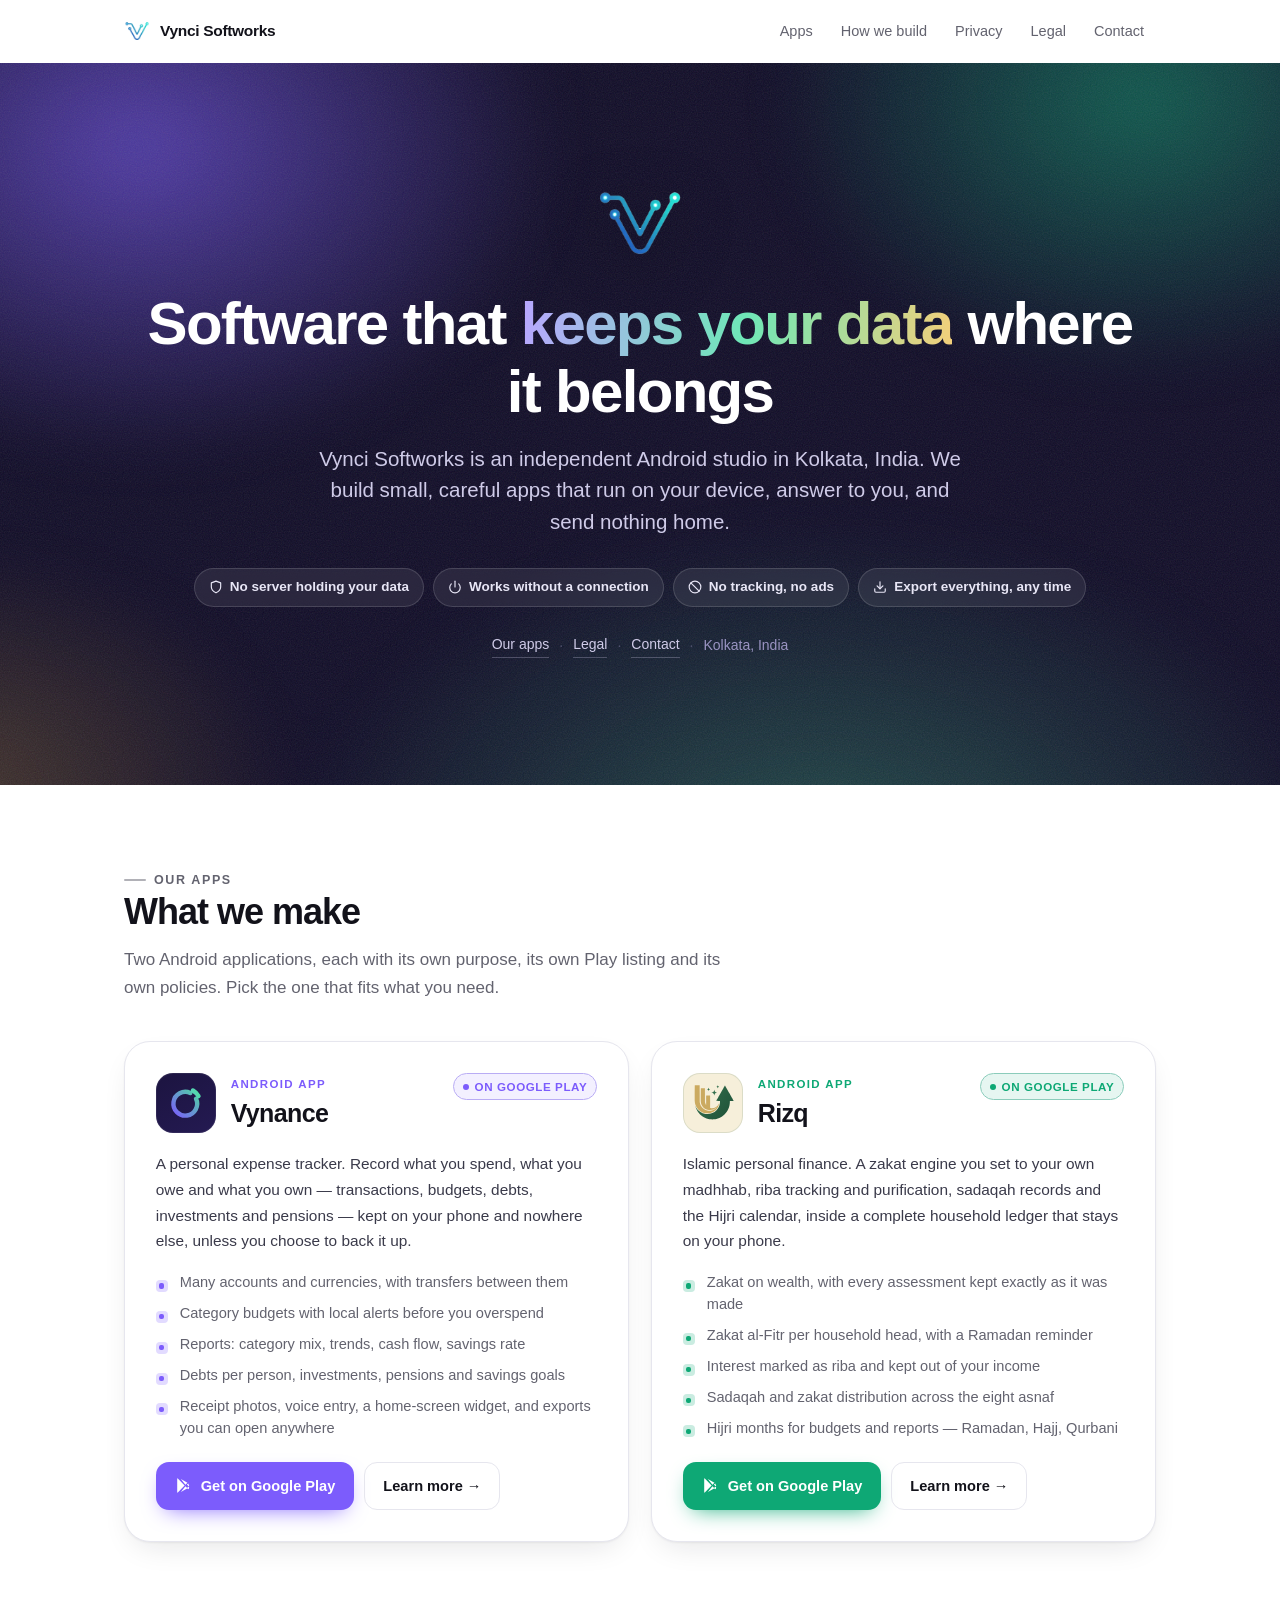
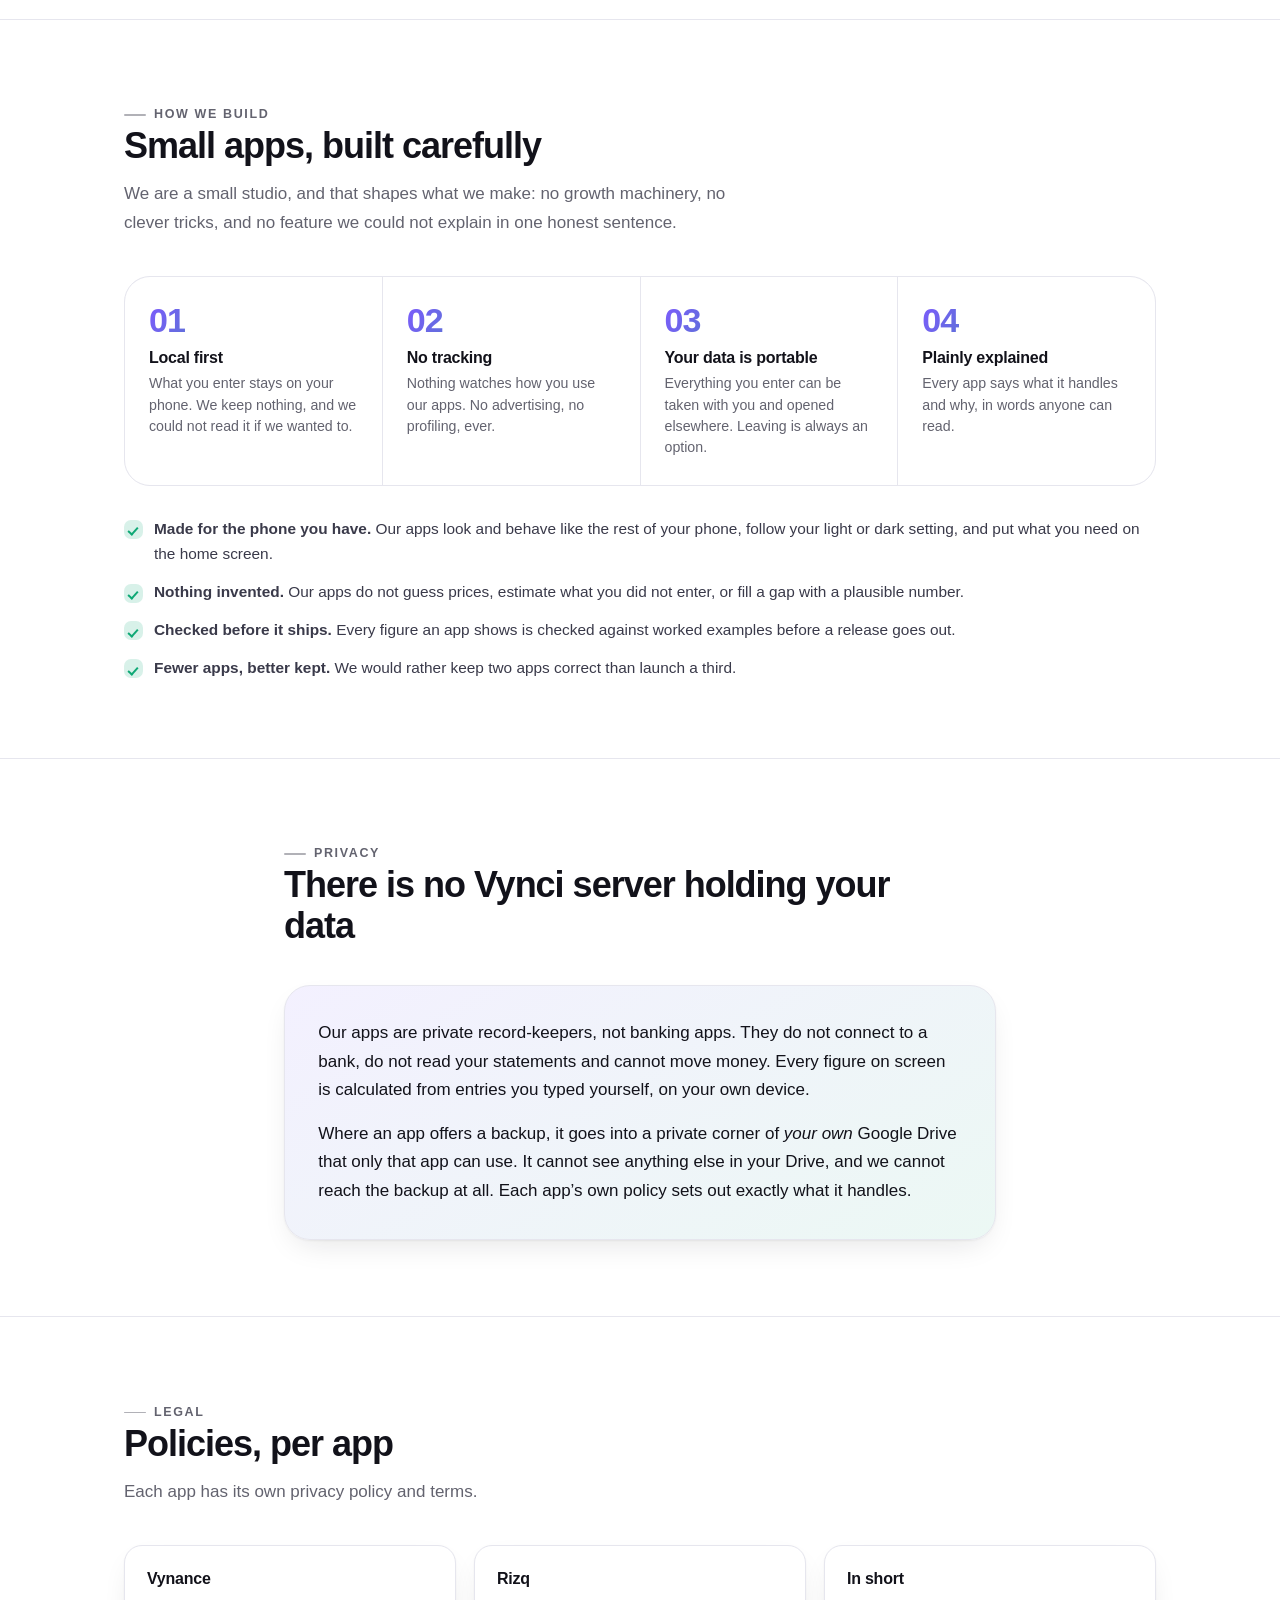
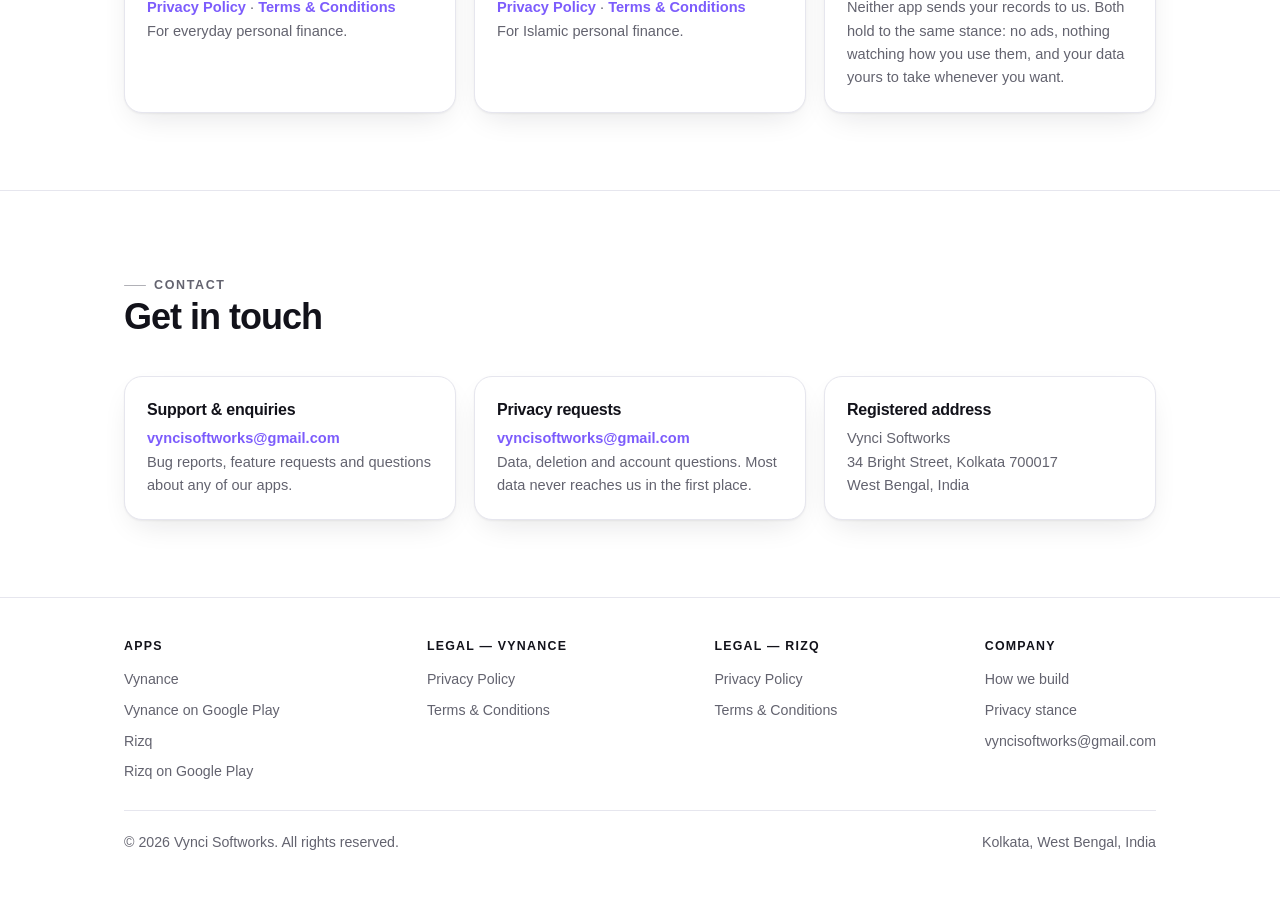
<file: index.html>
<!DOCTYPE html>
<html lang="en">
<head>
<meta charset="utf-8">
<meta name="viewport" content="width=device-width, initial-scale=1">
<title>Vynci Softworks &mdash; Privacy-First Android Software</title>
<meta name="description" content="Vynci Softworks is an independent Android software studio in Kolkata, India. We build privacy-first apps that keep your data on your own device: Vynance, a personal expense tracker, and Rizq, an Islamic personal finance app.">
<meta name="keywords" content="Vynci Softworks, android app developer Kolkata, privacy first apps, Vynance, Rizq">
<meta name="author" content="Vynci Softworks">
<meta property="og:title" content="Vynci Softworks — Privacy-First Android Software">
<meta property="og:description" content="An independent Android studio in Kolkata, India. Our apps keep your data on your own device: no server, no tracking, no ads.">
<meta property="og:type" content="website">
<meta property="og:url" content="https://vynci.sbs/">
<meta property="og:image" content="https://vynci.sbs/vynci-mark-512.png">
<meta property="og:site_name" content="Vynci Softworks">
<meta name="twitter:card" content="summary">
<link rel="canonical" href="https://vynci.sbs/">
<link rel="stylesheet" href="/styles.css">
<link rel="icon" href="/favicon.ico" sizes="any">
<link rel="icon" type="image/png" sizes="32x32" href="/favicon-32.png">
<link rel="icon" type="image/png" sizes="16x16" href="/favicon-16.png">
<link rel="apple-touch-icon" href="/apple-touch-icon.png">
<meta name="theme-color" content="#0B0A14" media="(prefers-color-scheme: dark)">
<meta name="theme-color" content="#171232" media="(prefers-color-scheme: light)">
</head>
<body>
<a class="skip" href="#main">Skip to content</a>

<nav class="top" id="nav">
  <div class="wrap inner">
    <a class="brand" href="/">
      <img src="/vynci-mark-512.png" alt="" width="26" height="26">
      <span>Vynci Softworks</span>
    </a>
    <div class="links">
      <a href="#apps">Apps</a>
      <a href="#approach" class="hide-sm">How we build</a>
      <a href="#privacy" class="hide-sm">Privacy</a>
      <a href="#legal">Legal</a>
      <a href="#contact">Contact</a>
    </div>
  </div>
</nav>

<header class="hero">
  <div class="wrap">
    <img class="mark" src="/vynci-mark-512.png" alt="Vynci Softworks logo" width="96" height="96">
    <h1>Software that <span class="grad">keeps your data</span> where it belongs</h1>
    <p class="tag">Vynci Softworks is an independent Android studio in Kolkata, India. We build
       small, careful apps that run on your device, answer to you, and send nothing home.</p>
    <div class="pills">
      <span class="pill"><svg viewBox="0 0 24 24" fill="none" stroke="currentColor" stroke-width="2" stroke-linecap="round" stroke-linejoin="round"><path d="M12 22s8-4 8-10V5l-8-3-8 3v7c0 6 8 10 8 10z"/></svg>No server holding your data</span>
      <span class="pill"><svg viewBox="0 0 24 24" fill="none" stroke="currentColor" stroke-width="2" stroke-linecap="round" stroke-linejoin="round"><path d="M18.36 6.64A9 9 0 1 1 5.64 6.64"/><path d="M12 2v10"/></svg>Works without a connection</span>
      <span class="pill"><svg viewBox="0 0 24 24" fill="none" stroke="currentColor" stroke-width="2" stroke-linecap="round" stroke-linejoin="round"><circle cx="12" cy="12" r="10"/><path d="m4.9 4.9 14.2 14.2"/></svg>No tracking, no ads</span>
      <span class="pill"><svg viewBox="0 0 24 24" fill="none" stroke="currentColor" stroke-width="2" stroke-linecap="round" stroke-linejoin="round"><path d="M21 15v4a2 2 0 0 1-2 2H5a2 2 0 0 1-2-2v-4"/><path d="M7 10l5 5 5-5"/><path d="M12 15V3"/></svg>Export everything, any time</span>
    </div>
    <p class="meta">
      <a href="#apps">Our apps</a><span class="dot">&middot;</span>
      <a href="#legal">Legal</a><span class="dot">&middot;</span>
      <a href="#contact">Contact</a><span class="dot">&middot;</span>
      <span>Kolkata, India</span>
    </p>
  </div>
</header>

<main id="main">

<!-- ── APPS ───────────────────────────────────────────────────────── -->
<section id="apps">
  <div class="wrap">
    <div class="section-head reveal">
      <p class="eyebrow">Our apps</p>
      <h2>What we make</h2>
      <p>Two Android applications, each with its own purpose, its own Play listing and its own
         policies. Pick the one that fits what you need.</p>
    </div>

    <div class="products">

      <article class="card v reveal">
        <div class="top">
          <div class="icon">
            <svg viewBox="0 0 108 108" xmlns="http://www.w3.org/2000/svg" role="img" aria-label="Vynance logo">
              <defs>
                <linearGradient id="vg1" gradientUnits="userSpaceOnUse" x1="32" y1="76" x2="80" y2="28">
                  <stop offset="0" stop-color="#7C5CFC"/><stop offset="1" stop-color="#4ADE9C"/>
                </linearGradient>
                <linearGradient id="vg2" gradientUnits="userSpaceOnUse" x1="60" y1="38" x2="82" y2="26">
                  <stop offset="0" stop-color="#5FCEC4"/><stop offset="1" stop-color="#4ADE9C"/>
                </linearGradient>
              </defs>
              <g transform="translate(54,54) scale(1.42) translate(-55.3,-52.7)">
                <path d="M73.5,44.9 A21.5,21.5 0 1 1 63.1,34.5" fill="none" stroke="url(#vg1)" stroke-width="8" stroke-linecap="round"/>
                <path d="M67.8,30.1 A27.6,27.6 0 0 1 77.9,40.2" fill="none" stroke="url(#vg2)" stroke-width="8" stroke-linecap="round"/>
              </g>
            </svg>
          </div>
          <div>
            <p class="kicker">Android app</p>
            <h3>Vynance</h3>
          </div>
          <span class="badge-live"><span class="blip"></span>On Google Play</span>
        </div>
        <p class="desc">A personal expense tracker. Record what you spend, what you owe and what you
           own &mdash; transactions, budgets, debts, investments and pensions &mdash; kept on your phone
           and nowhere else, unless you choose to back it up.</p>
        <ul class="mini">
          <li>Many accounts and currencies, with transfers between them</li>
          <li>Category budgets with local alerts before you overspend</li>
          <li>Reports: category mix, trends, cash flow, savings rate</li>
          <li>Debts per person, investments, pensions and savings goals</li>
          <li>Receipt photos, voice entry, a home-screen widget, and exports you can open anywhere</li>
        </ul>
        <div class="cta-row">
          <a class="btn btn-primary" href="https://play.google.com/store/apps/details?id=com.vynci.moneytracker">
            <svg viewBox="0 0 24 24" fill="currentColor"><path d="M3.6 1.8a1.5 1.5 0 0 0-.5 1.1v18.2c0 .45.2.85.5 1.1l10-10.2-10-10.2Zm11.1 9.1 2.9-2.95-9.3-5.3 6.4 8.25Zm0 2.2-6.4 8.25 9.3-5.3-2.9-2.95Zm4.3-3.9-2.3 1.3 2.6 2.7-2.6 2.65 2.3 1.3c1.3-.75 1.3-2.55 0-3.3l-.3-.15.3-.15c1.3-.75 1.3-2.55 0-3.3l-.3-.15.3-.15Z"/></svg>
            Get on Google Play
          </a>
          <a class="btn btn-ghost" href="/vynance/">Learn more &rarr;</a>
        </div>
      </article>

      <article class="card r reveal">
        <div class="top">
          <div class="icon">
            <img src="/rizq/rizq-mark.svg" alt="Rizq logo" width="42" height="42">
          </div>
          <div>
            <p class="kicker">Android app</p>
            <h3>Rizq</h3>
          </div>
          <span class="badge-live"><span class="blip"></span>On Google Play</span>
        </div>
        <p class="desc">Islamic personal finance. A zakat engine you set to your own madhhab, riba tracking
           and purification, sadaqah records and the Hijri calendar, inside a complete
           household ledger that stays on your phone.</p>
        <ul class="mini">
          <li>Zakat on wealth, with every assessment kept exactly as it was made</li>
          <li>Zakat al-Fitr per household head, with a Ramadan reminder</li>
          <li>Interest marked as riba and kept out of your income</li>
          <li>Sadaqah and zakat distribution across the eight asnaf</li>
          <li>Hijri months for budgets and reports &mdash; Ramadan, Hajj, Qurbani</li>
        </ul>
        <div class="cta-row">
          <a class="btn btn-primary" href="https://play.google.com/store/apps/details?id=com.vynci.rizq">
            <svg viewBox="0 0 24 24" fill="currentColor"><path d="M3.6 1.8a1.5 1.5 0 0 0-.5 1.1v18.2c0 .45.2.85.5 1.1l10-10.2-10-10.2Zm11.1 9.1 2.9-2.95-9.3-5.3 6.4 8.25Zm0 2.2-6.4 8.25 9.3-5.3-2.9-2.95Zm4.3-3.9-2.3 1.3 2.6 2.7-2.6 2.65 2.3 1.3c1.3-.75 1.3-2.55 0-3.3l-.3-.15.3-.15c1.3-.75 1.3-2.55 0-3.3l-.3-.15.3-.15Z"/></svg>
            Get on Google Play
          </a>
          <a class="btn btn-ghost" href="/rizq/">Learn more &rarr;</a>
        </div>
      </article>

    </div>
  </div>
</section>

<!-- ── APPROACH ───────────────────────────────────────────────────── -->
<section id="approach">
  <div class="wrap">
    <div class="section-head reveal">
      <p class="eyebrow">How we build</p>
      <h2>Small apps, built carefully</h2>
      <p>We are a small studio, and that shapes what we make: no growth machinery, no clever
         tricks, and no feature we could not explain in one honest sentence.</p>
    </div>
    <div class="principles reveal">
      <div class="principle">
        <div class="n">01</div><h3>Local first</h3>
        <p>What you enter stays on your phone. We keep nothing, and we could not read it if we wanted to.</p>
      </div>
      <div class="principle">
        <div class="n">02</div><h3>No tracking</h3>
        <p>Nothing watches how you use our apps. No advertising, no profiling, ever.</p>
      </div>
      <div class="principle">
        <div class="n">03</div><h3>Your data is portable</h3>
        <p>Everything you enter can be taken with you and opened elsewhere. Leaving is always an option.</p>
      </div>
      <div class="principle">
        <div class="n">04</div><h3>Plainly explained</h3>
        <p>Every app says what it handles and why, in words anyone can read.</p>
      </div>
    </div>
    <ul class="checks reveal" style="margin-top:30px">
      <li><strong>Made for the phone you have.</strong> Our apps look and behave like the rest of your phone, follow your light or dark setting, and put what you need on the home screen.</li>
      <li><strong>Nothing invented.</strong> Our apps do not guess prices, estimate what you did not enter, or fill a gap with a plausible number.</li>
      <li><strong>Checked before it ships.</strong> Every figure an app shows is checked against worked examples before a release goes out.</li>
      <li><strong>Fewer apps, better kept.</strong> We would rather keep two apps correct than launch a third.</li>
    </ul>
  </div>
</section>

<!-- ── PRIVACY ────────────────────────────────────────────────────── -->
<section id="privacy">
  <div class="wrap narrow">
    <div class="section-head reveal">
      <p class="eyebrow">Privacy</p>
      <h2>There is no Vynci server holding your data</h2>
    </div>
    <div class="callout reveal">
      <p>Our apps are private record-keepers, not banking apps. They do not connect to a bank, do
         not read your statements and cannot move money. Every figure on screen is calculated from
         entries you typed yourself, on your own device.</p>
      <p>Where an app offers a backup, it goes into a private corner of <em>your own</em> Google
         Drive that only that app can use. It cannot see anything else in your Drive, and we cannot
         reach the backup at all. Each app&#8217;s own policy sets out exactly what it handles.</p>
    </div>
  </div>
</section>

<!-- ── LEGAL ──────────────────────────────────────────────────────── -->
<section id="legal">
  <div class="wrap">
    <div class="section-head reveal">
      <p class="eyebrow">Legal</p>
      <h2>Policies, per app</h2>
      <p>Each app has its own privacy policy and terms.</p>
    </div>
    <div class="contact reveal">
      <div class="box">
        <h3>Vynance</h3>
        <p><a href="/vynance/privacy-policy.html">Privacy Policy</a> &middot;
           <a href="/vynance/terms-and-conditions.html">Terms &amp; Conditions</a><br>
           For everyday personal finance.</p>
      </div>
      <div class="box">
        <h3>Rizq</h3>
        <p><a href="/rizq/privacy-policy.html">Privacy Policy</a> &middot;
           <a href="/rizq/terms-and-conditions.html">Terms &amp; Conditions</a><br>
           For Islamic personal finance.</p>
      </div>
      <div class="box">
        <h3>In short</h3>
        <p>Neither app sends your records to us. Both hold to the same stance: no ads, nothing
           watching how you use them, and your data yours to take whenever you want.</p>
      </div>
    </div>
  </div>
</section>

<!-- ── CONTACT ────────────────────────────────────────────────────── -->
<section id="contact">
  <div class="wrap">
    <div class="section-head reveal">
      <p class="eyebrow">Contact</p>
      <h2>Get in touch</h2>
    </div>
    <div class="contact reveal">
      <div class="box">
        <h3>Support &amp; enquiries</h3>
        <p><a href="mailto:vyncisoftworks@gmail.com">vyncisoftworks@gmail.com</a><br>
           Bug reports, feature requests and questions about any of our apps.</p>
      </div>
      <div class="box">
        <h3>Privacy requests</h3>
        <p><a href="mailto:vyncisoftworks@gmail.com?subject=Privacy%20request">vyncisoftworks@gmail.com</a><br>
           Data, deletion and account questions. Most data never reaches us in the first place.</p>
      </div>
      <div class="box">
        <h3>Registered address</h3>
        <p>Vynci Softworks<br>34 Bright Street, Kolkata 700017<br>West Bengal, India</p>
      </div>
    </div>
  </div>
</section>

</main>

<footer>
  <div class="wrap">
    <div class="cols">
      <div>
        <h4>Apps</h4>
        <ul>
          <li><a href="/vynance/">Vynance</a></li>
          <li><a href="https://play.google.com/store/apps/details?id=com.vynci.moneytracker">Vynance on Google Play</a></li>
          <li><a href="/rizq/">Rizq</a></li>
          <li><a href="https://play.google.com/store/apps/details?id=com.vynci.rizq">Rizq on Google Play</a></li>
        </ul>
      </div>
      <div>
        <h4>Legal &mdash; Vynance</h4>
        <ul>
          <li><a href="/vynance/privacy-policy.html">Privacy Policy</a></li>
          <li><a href="/vynance/terms-and-conditions.html">Terms &amp; Conditions</a></li>
        </ul>
      </div>
      <div>
        <h4>Legal &mdash; Rizq</h4>
        <ul>
          <li><a href="/rizq/privacy-policy.html">Privacy Policy</a></li>
          <li><a href="/rizq/terms-and-conditions.html">Terms &amp; Conditions</a></li>
        </ul>
      </div>
      <div>
        <h4>Company</h4>
        <ul>
          <li><a href="#approach">How we build</a></li>
          <li><a href="#privacy">Privacy stance</a></li>
          <li><a href="mailto:vyncisoftworks@gmail.com">vyncisoftworks@gmail.com</a></li>
        </ul>
      </div>
    </div>
    <div class="fine">
      <span>&copy; 2026 Vynci Softworks. All rights reserved.</span>
      <span>Kolkata, West Bengal, India</span>
    </div>
  </div>
</footer>

<script type="application/ld+json">
{
  "@context":"https://schema.org",
  "@graph":[
    {
      "@type":"Organization",
      "@id":"https://vynci.sbs/#org",
      "name":"Vynci Softworks",
      "url":"https://vynci.sbs/",
      "logo":"https://vynci.sbs/vynci-mark-512.png",
      "email":"vyncisoftworks@gmail.com",
      "description":"An independent Android software studio in Kolkata, India, building privacy-first apps that keep data on the user's own device.",
      "address":{"@type":"PostalAddress","streetAddress":"34 Bright Street","addressLocality":"Kolkata","postalCode":"700017","addressRegion":"West Bengal","addressCountry":"IN"}
    },
    {
      "@type":"SoftwareApplication",
      "name":"Vynance",
      "operatingSystem":"Android",
      "applicationCategory":"FinanceApplication",
      "publisher":{"@id":"https://vynci.sbs/#org"},
      "url":"https://vynci.sbs/vynance/",
      "downloadUrl":"https://play.google.com/store/apps/details?id=com.vynci.moneytracker",
      "description":"A personal expense tracker for Android. Transactions, budgets, debts, investments and pensions in a database that stays on your device.",
      "offers":{"@type":"Offer","price":"0","priceCurrency":"USD"}
    },
    {
      "@type":"SoftwareApplication",
      "name":"Rizq",
      "operatingSystem":"Android",
      "applicationCategory":"FinanceApplication",
      "publisher":{"@id":"https://vynci.sbs/#org"},
      "url":"https://vynci.sbs/rizq/",
      "image":"https://vynci.sbs/rizq/rizq-icon-512.png",
      "downloadUrl":"https://play.google.com/store/apps/details?id=com.vynci.rizq",
      "description":"Islamic personal finance for Android. A madhhab-configurable zakat engine, riba tracking and purification, sadaqah and asnaf records, and the Hijri calendar across budgets and reports.",
      "offers":{"@type":"Offer","price":"0","priceCurrency":"USD"}
    }
  ]
}
</script>

<script>
(function(){
  var nav = document.getElementById('nav');
  var onScroll = function(){ nav.classList.toggle('stuck', window.scrollY > 8); };
  onScroll(); window.addEventListener('scroll', onScroll, {passive:true});
  var reduced = window.matchMedia('(prefers-reduced-motion: reduce)').matches;
  var items = document.querySelectorAll('.reveal');
  if (reduced || !('IntersectionObserver' in window)) { items.forEach(function(el){ el.classList.add('in'); }); return; }
  var io = new IntersectionObserver(function(entries){
    entries.forEach(function(e){ if (e.isIntersecting) { e.target.classList.add('in'); io.unobserve(e.target); } });
  }, {rootMargin:'0px 0px -8% 0px', threshold:0.06});
  items.forEach(function(el){ io.observe(el); });
})();
</script>

</body>
</html>
</file>
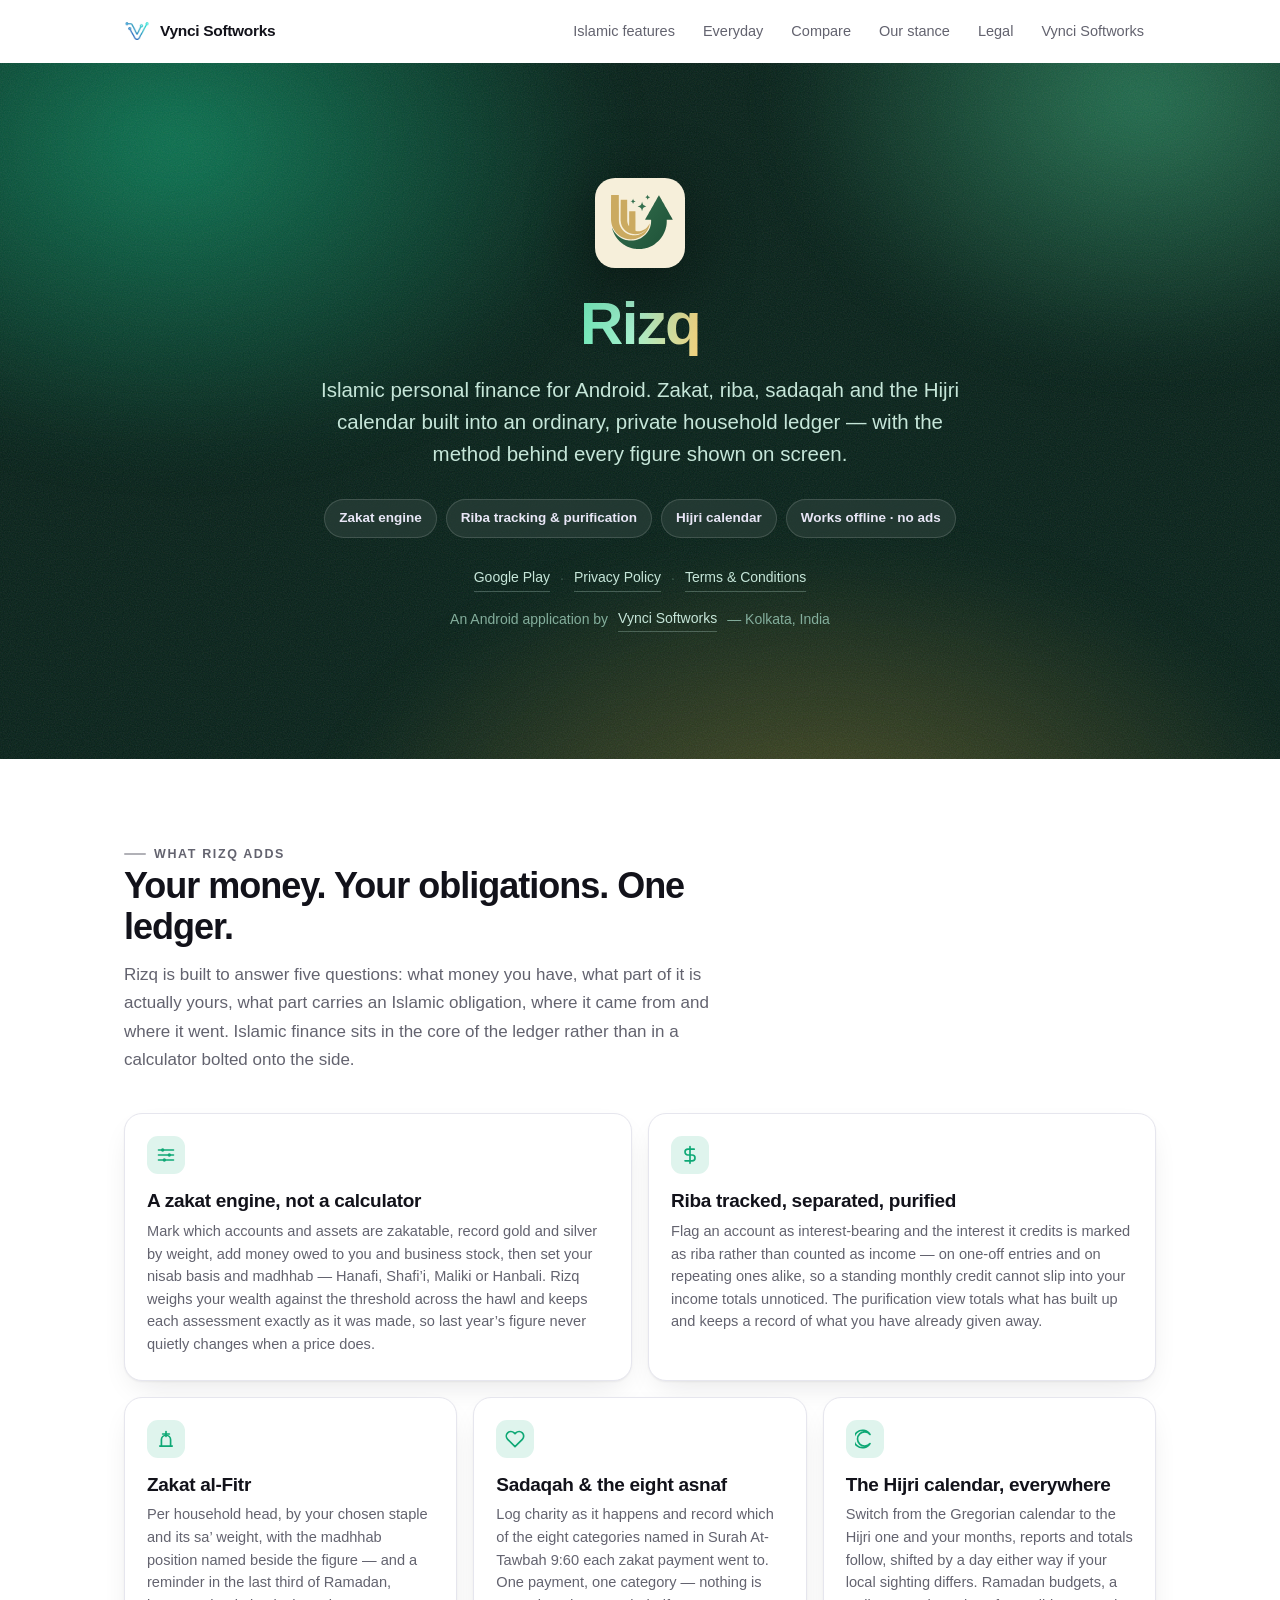
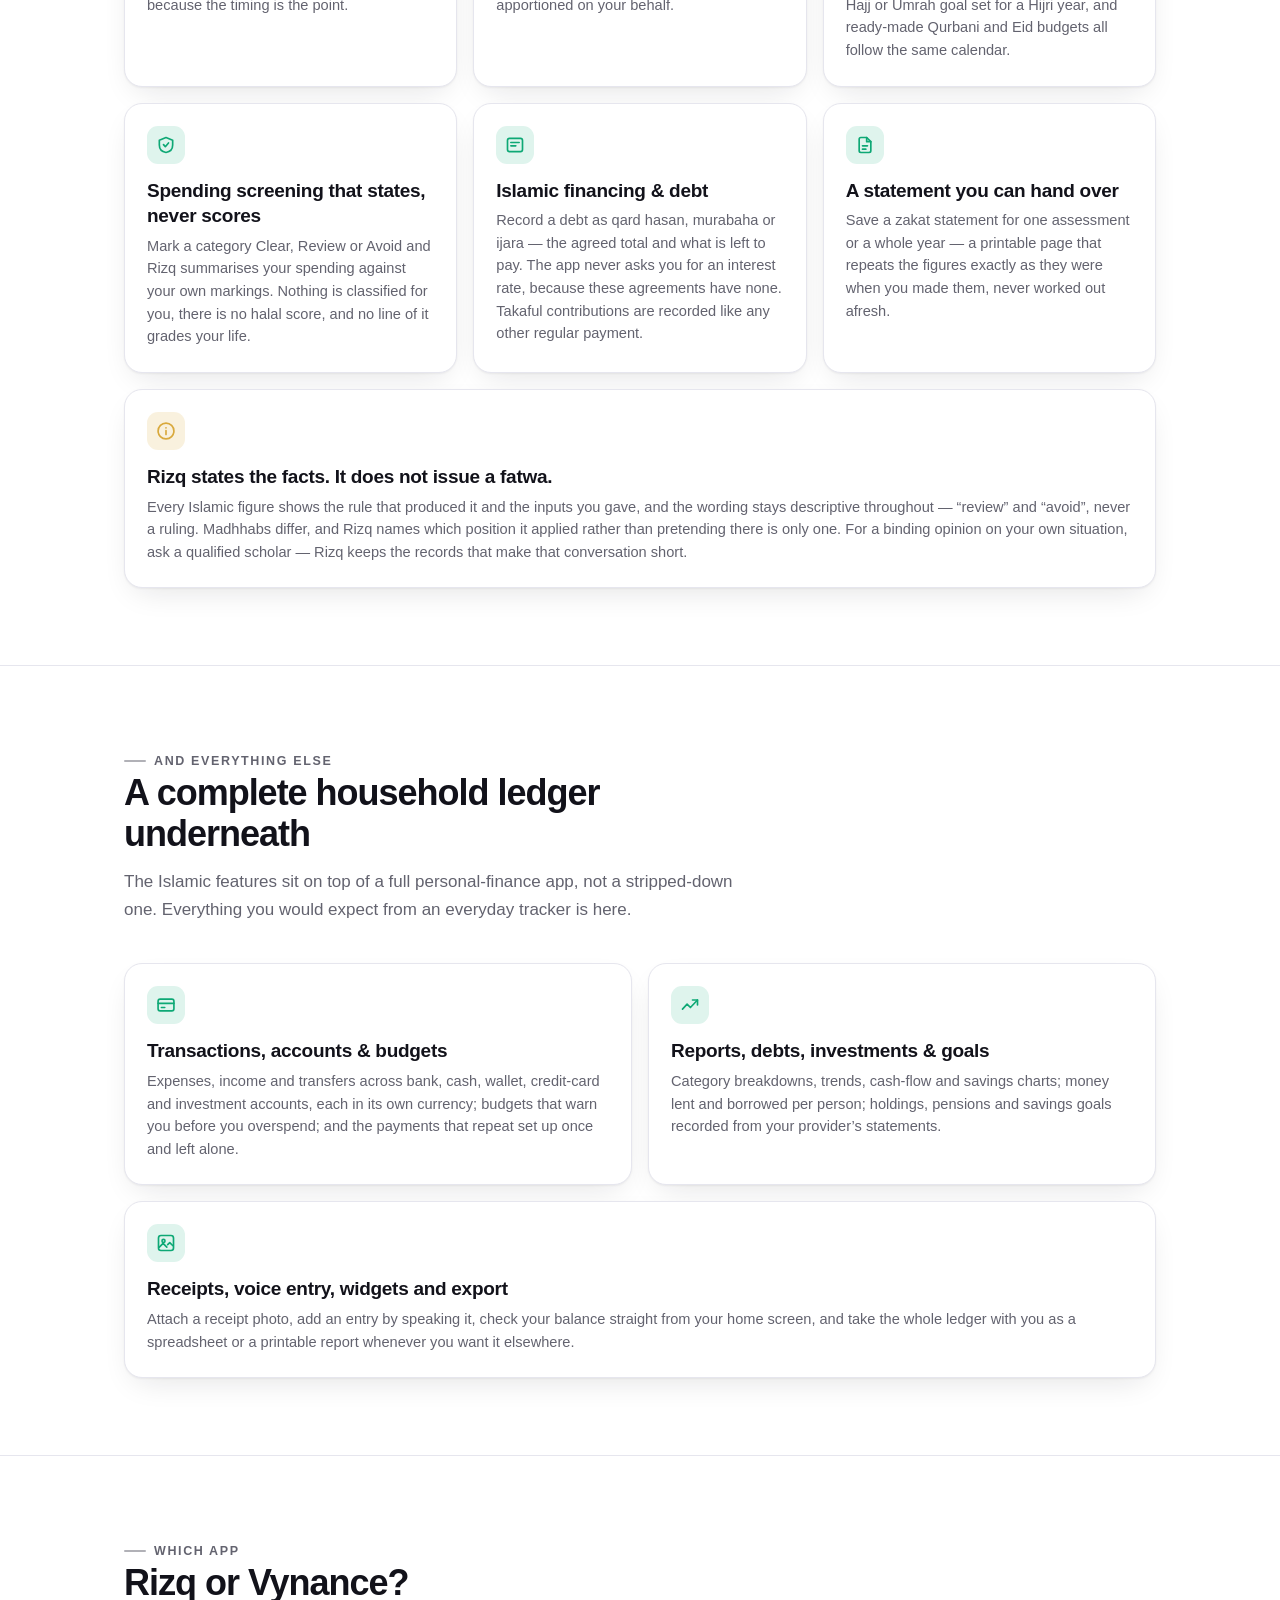
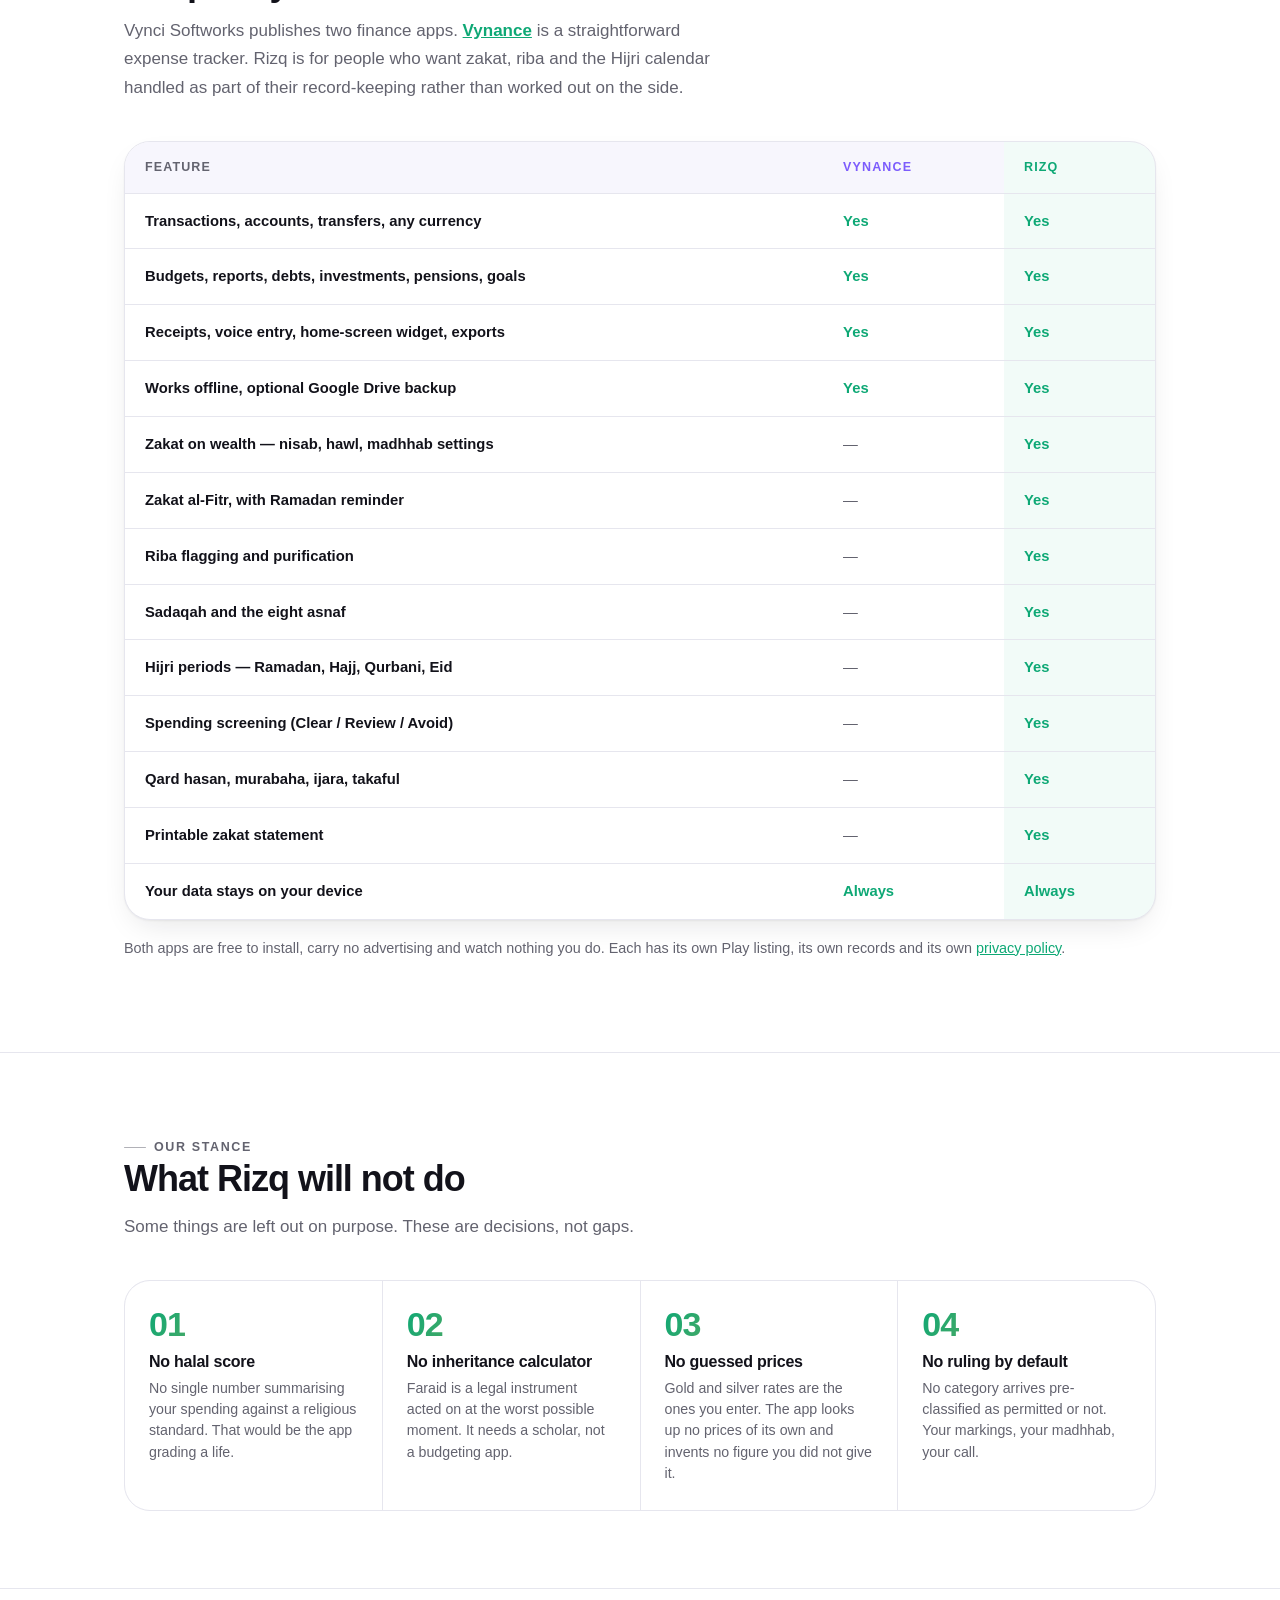
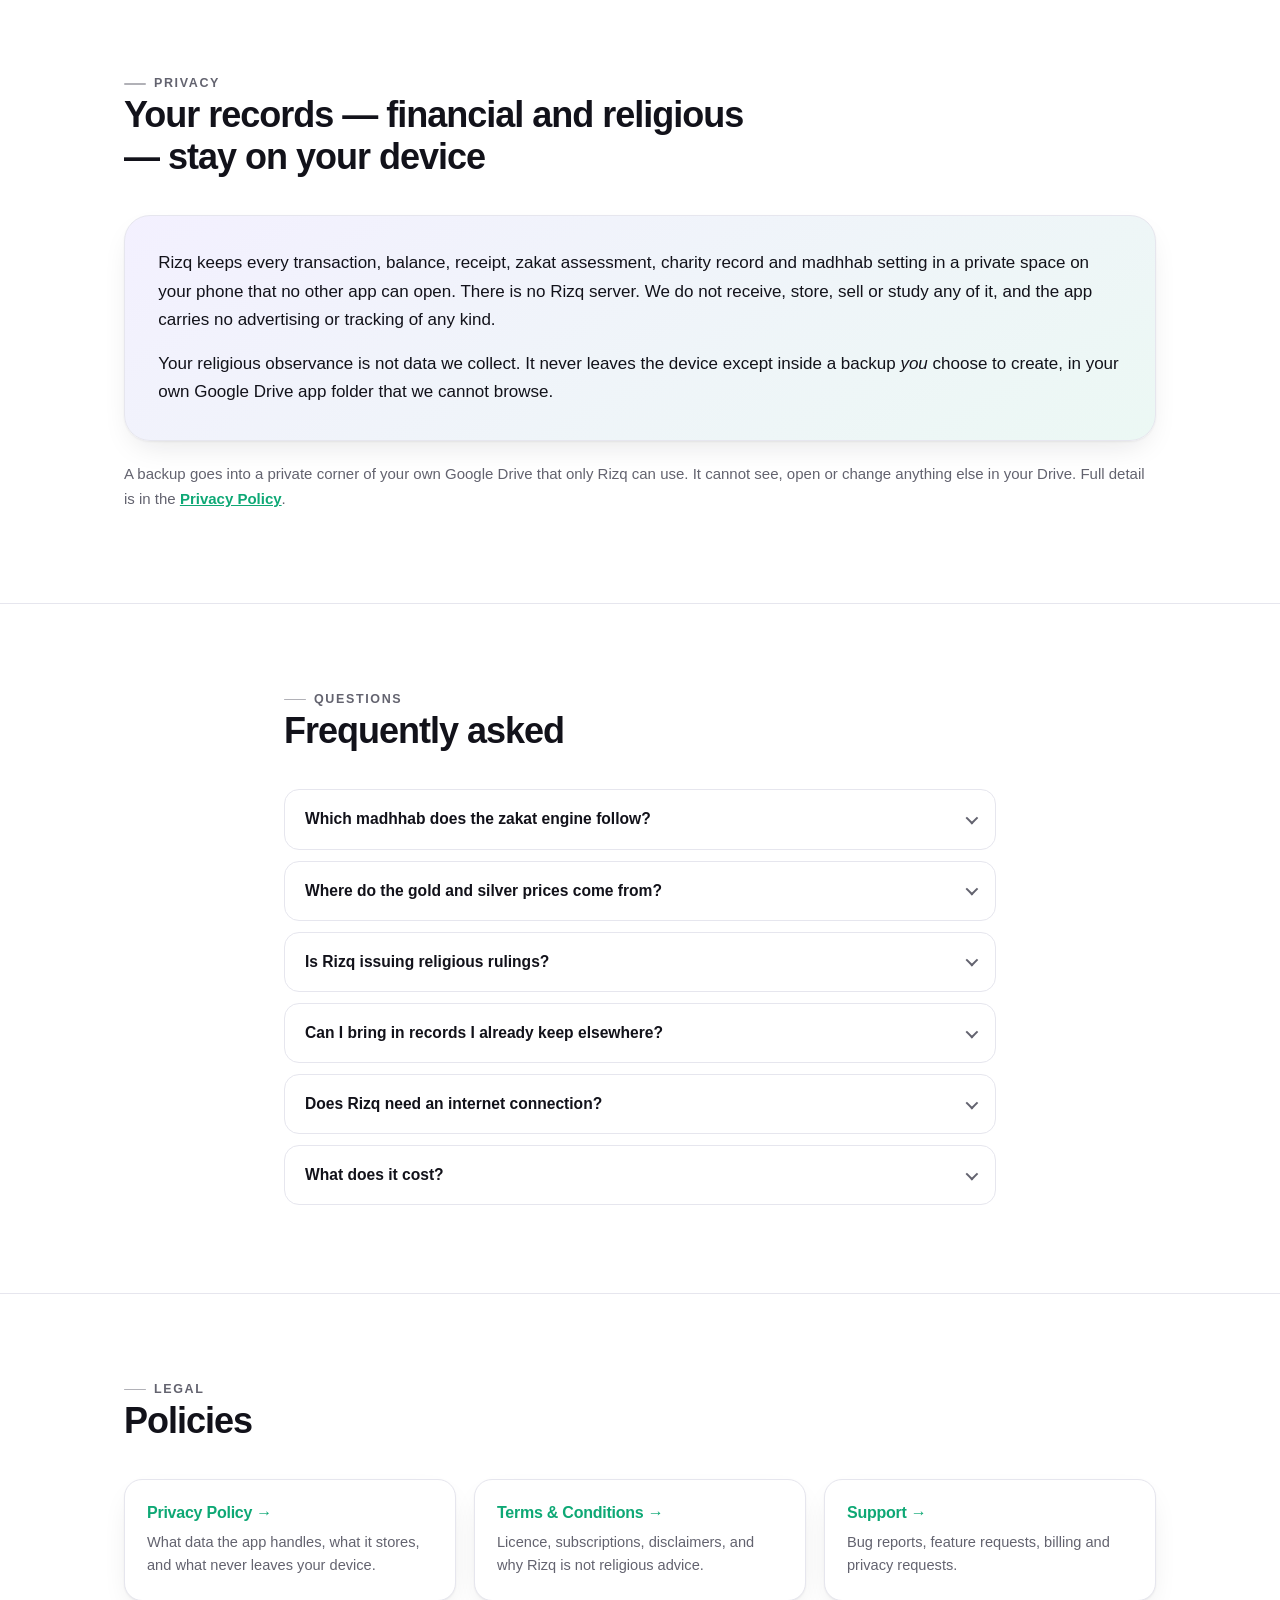
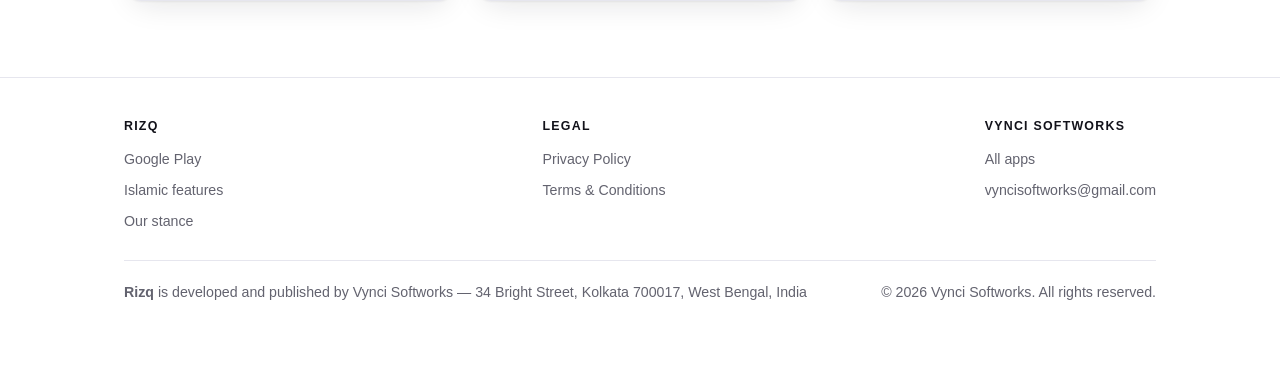
<file: rizq/index.html>
<!DOCTYPE html>
<html lang="en">
<head>
<meta charset="utf-8">
<meta name="viewport" content="width=device-width, initial-scale=1">
<title>Rizq &mdash; Islamic Personal Finance &amp; Zakat App for Android</title>
<meta name="description" content="Rizq is an Islamic personal finance app for Android by Vynci Softworks. A zakat engine you set to your own madhhab, Zakat al-Fitr, riba tracking and purification, sadaqah and asnaf records, spending screening and the Hijri calendar — kept on your phone and nowhere else.">
<meta name="keywords" content="islamic finance app, zakat calculator android, zakat app, riba tracking, halal budgeting app, hijri calendar budget, sadaqah tracker, Rizq app">
<meta property="og:title" content="Rizq — Islamic Personal Finance &amp; Zakat App for Android">
<meta property="og:description" content="Zakat, riba, sadaqah and the Hijri calendar built into an offline personal-finance ledger. Rizq states the method behind every figure — it does not issue rulings.">
<meta property="og:type" content="website">
<meta property="og:url" content="https://vynci.sbs/rizq/">
<meta property="og:image" content="https://vynci.sbs/rizq/rizq-og.png">
<meta property="og:image:width" content="1200">
<meta property="og:image:height" content="630">
<meta name="twitter:card" content="summary_large_image">
<link rel="canonical" href="https://vynci.sbs/rizq/">
<link rel="stylesheet" href="/styles.css">
<link rel="icon" href="/rizq/favicon.ico" sizes="any">
<link rel="icon" type="image/png" sizes="32x32" href="/rizq/favicon-32.png">
<link rel="icon" type="image/png" sizes="16x16" href="/rizq/favicon-16.png">
<link rel="apple-touch-icon" href="/rizq/apple-touch-icon.png">
<meta name="theme-color" content="#06120E" media="(prefers-color-scheme: dark)">
<meta name="theme-color" content="#062F24" media="(prefers-color-scheme: light)">
<style>
  .hero{background:#062018}
  .hero::before{
    background:
      radial-gradient(40% 46% at 24% 26%, rgba(14,168,117,.62) 0%, transparent 62%),
      radial-gradient(34% 40% at 78% 22%, rgba(74,222,156,.42) 0%, transparent 60%),
      radial-gradient(44% 44% at 60% 90%, rgba(217,169,60,.34) 0%, transparent 64%);
  }
  .hero h1 .grad{background:linear-gradient(96deg,#6ee7b7 0%,#a7f3d0 45%,#f3cf7a 100%);-webkit-background-clip:text;background-clip:text;color:transparent}
  .hero .tag{color:#c6e6d9}
  .hero .meta{color:#84ae9c}
  .hero .meta a{color:#c6e6d9;border-bottom-color:rgba(198,230,217,.28)}
  .tile .ico{background:color-mix(in srgb, var(--emerald) 13%, transparent);color:var(--emerald)}
  .tile:hover{border-color:color-mix(in srgb, var(--emerald) 34%, var(--line))}
  .tile.gold .ico{background:color-mix(in srgb, var(--gold) 17%, transparent);color:var(--gold)}
  .contact a,.callout a{color:var(--emerald)!important}
  code{background:color-mix(in srgb, var(--emerald) 12%, transparent);color:var(--emerald)}
  details[open]{border-color:color-mix(in srgb, var(--emerald) 34%, var(--line))}
  footer a:hover{color:var(--emerald)}
  .principle .n{background:linear-gradient(120deg,var(--emerald),var(--gold));-webkit-background-clip:text;background-clip:text;color:transparent}
  nav.top .links a:hover{color:var(--emerald)}
  thead th.c-r{color:var(--emerald)}
  thead th.c-v{color:var(--violet)}
  table td:last-child,table th:last-child{background:color-mix(in srgb, var(--emerald) 5%, transparent)}
  tbody tr:hover td:last-child{background:color-mix(in srgb, var(--emerald) 9%, transparent)}
</style>
</head>
<body>
<a class="skip" href="#main">Skip to content</a>

<nav class="top" id="nav">
  <div class="wrap inner">
    <a class="brand" href="/">
      <img src="/vynci-mark-512.png" alt="" width="26" height="26">
      <span>Vynci Softworks</span>
    </a>
    <div class="links">
      <a href="#islamic">Islamic features</a>
      <a href="#everything" class="hide-sm">Everyday</a>
      <a href="#compare" class="hide-sm">Compare</a>
      <a href="#stance" class="hide-sm">Our stance</a>
      <a href="#legal">Legal</a>
      <a href="/">Vynci Softworks</a>
    </div>
  </div>
</nav>

<header class="hero">
  <div class="wrap">
    <img class="mark" src="/rizq/rizq-mark-tile.svg" alt="Rizq logo" width="108" height="108" style="width:clamp(84px,7vw,104px);height:auto">
    <h1><span class="grad">Rizq</span></h1>
    <p class="tag">Islamic personal finance for Android. Zakat, riba, sadaqah and the Hijri calendar
       built into an ordinary, private household ledger &mdash; with the method behind every figure
       shown on screen.</p>
    <div class="pills">
      <span class="pill">Zakat engine</span>
      <span class="pill">Riba tracking &amp; purification</span>
      <span class="pill">Hijri calendar</span>
      <span class="pill">Works offline &middot; no ads</span>
    </div>
    <p class="meta" style="margin-top:28px">
      <a href="https://play.google.com/store/apps/details?id=com.vynci.rizq">Google Play</a><span class="dot">&middot;</span>
      <a href="/rizq/privacy-policy.html">Privacy Policy</a><span class="dot">&middot;</span>
      <a href="/rizq/terms-and-conditions.html">Terms &amp; Conditions</a>
    </p>
    <p class="meta" style="margin-top:8px">An Android application by <a href="/">Vynci Softworks</a> &mdash; Kolkata, India</p>
  </div>
</header>

<main id="main">

<section id="islamic">
  <div class="wrap">
    <div class="section-head reveal">
      <p class="eyebrow">What Rizq adds</p>
      <h2>Your money. Your obligations. One ledger.</h2>
      <p>Rizq is built to answer five questions: what money you have, what part of it is actually
         yours, what part carries an Islamic obligation, where it came from and where it went.
         Islamic finance sits in the core of the ledger rather than in a calculator bolted onto
         the side.</p>
    </div>

    <div class="bento reveal">
      <div class="tile wide">
        <div class="ico"><svg viewBox="0 0 24 24" fill="none" stroke="currentColor" stroke-width="2" stroke-linecap="round" stroke-linejoin="round"><path d="M3 6h18M3 12h18M3 18h18"/><circle cx="8" cy="6" r="2" fill="currentColor" stroke="none"/><circle cx="16" cy="12" r="2" fill="currentColor" stroke="none"/><circle cx="10" cy="18" r="2" fill="currentColor" stroke="none"/></svg></div>
        <h3>A zakat engine, not a calculator</h3>
        <p>Mark which accounts and assets are zakatable, record gold and silver by weight, add
           money owed to you and business stock, then set your nisab basis and madhhab &mdash;
           Hanafi, Shafi&#8217;i, Maliki or Hanbali. Rizq weighs your wealth against the threshold
           across the hawl and keeps each assessment exactly as it was made, so last year&#8217;s
           figure never quietly changes when a price does.</p>
      </div>
      <div class="tile wide">
        <div class="ico"><svg viewBox="0 0 24 24" fill="none" stroke="currentColor" stroke-width="2" stroke-linecap="round" stroke-linejoin="round"><path d="M12 2v20"/><path d="M17 5H9.5a3.5 3.5 0 0 0 0 7h5a3.5 3.5 0 0 1 0 7H6"/></svg></div>
        <h3>Riba tracked, separated, purified</h3>
        <p>Flag an account as interest-bearing and the interest it credits is marked as riba rather
           than counted as income &mdash; on one-off entries and on repeating ones alike, so a
           standing monthly credit cannot slip into your income totals unnoticed. The purification
           view totals what has built up and keeps a record of what you have already given away.</p>
      </div>
      <div class="tile">
        <div class="ico"><svg viewBox="0 0 24 24" fill="none" stroke="currentColor" stroke-width="2" stroke-linecap="round" stroke-linejoin="round"><path d="M12 3v6"/><path d="M8 6h8"/><path d="M4.5 20.5h15"/><path d="M6.5 20.5V13a5.5 5.5 0 0 1 11 0v7.5"/></svg></div>
        <h3>Zakat al-Fitr</h3>
        <p>Per household head, by your chosen staple and its sa&#8217; weight, with the madhhab
           position named beside the figure &mdash; and a reminder in the last third of Ramadan,
           because the timing is the point.</p>
      </div>
      <div class="tile">
        <div class="ico"><svg viewBox="0 0 24 24" fill="none" stroke="currentColor" stroke-width="2" stroke-linecap="round" stroke-linejoin="round"><path d="M20.8 4.6a5.5 5.5 0 0 0-7.8 0L12 5.7l-1-1.1a5.5 5.5 0 0 0-7.8 7.8l8.8 8.8 8.8-8.8a5.5 5.5 0 0 0 0-7.8Z"/></svg></div>
        <h3>Sadaqah &amp; the eight asnaf</h3>
        <p>Log charity as it happens and record which of the eight categories named in Surah
           At-Tawbah 9:60 each zakat payment went to. One payment, one category &mdash; nothing is
           apportioned on your behalf.</p>
      </div>
      <div class="tile">
        <div class="ico"><svg viewBox="0 0 24 24" fill="none" stroke="currentColor" stroke-width="2" stroke-linecap="round" stroke-linejoin="round"><path d="M18 6.5A8.5 8.5 0 1 0 18 17.5 10.5 10.5 0 1 1 18 6.5Z"/></svg></div>
        <h3>The Hijri calendar, everywhere</h3>
        <p>Switch from the Gregorian calendar to the Hijri one and your months, reports and totals
           follow, shifted by a day either way if your local sighting differs. Ramadan budgets, a
           Hajj or Umrah goal set for a Hijri year, and ready-made Qurbani and Eid budgets all
           follow the same calendar.</p>
      </div>
      <div class="tile">
        <div class="ico"><svg viewBox="0 0 24 24" fill="none" stroke="currentColor" stroke-width="2" stroke-linecap="round" stroke-linejoin="round"><path d="M9 11.5 11.2 14 15 9.5"/><path d="M12 3 4 6.2V12c0 5 3.4 8.2 8 9 4.6-.8 8-4 8-9V6.2L12 3Z"/></svg></div>
        <h3>Spending screening that states, never scores</h3>
        <p>Mark a category Clear, Review or Avoid and Rizq summarises your spending against your own
           markings. Nothing is classified for you, there is no halal score, and no line of it
           grades your life.</p>
      </div>
      <div class="tile">
        <div class="ico"><svg viewBox="0 0 24 24" fill="none" stroke="currentColor" stroke-width="2" stroke-linecap="round" stroke-linejoin="round"><rect x="3" y="4" width="18" height="16" rx="2.5"/><path d="M7 9h10M7 13h6"/></svg></div>
        <h3>Islamic financing &amp; debt</h3>
        <p>Record a debt as qard hasan, murabaha or ijara &mdash; the agreed total and what is left
           to pay. The app never asks you for an interest rate, because these agreements have none.
           Takaful contributions are recorded like any other regular payment.</p>
      </div>
      <div class="tile">
        <div class="ico"><svg viewBox="0 0 24 24" fill="none" stroke="currentColor" stroke-width="2" stroke-linecap="round" stroke-linejoin="round"><path d="M14 3v5h5"/><path d="M14 3H7a2 2 0 0 0-2 2v14a2 2 0 0 0 2 2h10a2 2 0 0 0 2-2V8l-5-5Z"/><path d="M9 13h6M9 17h4"/></svg></div>
        <h3>A statement you can hand over</h3>
        <p>Save a zakat statement for one assessment or a whole year &mdash; a printable page that
           repeats the figures exactly as they were when you made them, never worked out afresh.</p>
      </div>
      <div class="tile gold full">
        <div class="ico"><svg viewBox="0 0 24 24" fill="none" stroke="currentColor" stroke-width="2" stroke-linecap="round" stroke-linejoin="round"><circle cx="12" cy="12" r="9.5"/><path d="M12 8.2v.2M12 11.5v4.6"/></svg></div>
        <h3>Rizq states the facts. It does not issue a fatwa.</h3>
        <p>Every Islamic figure shows the rule that produced it and the inputs you gave, and the
           wording stays descriptive throughout &mdash; &ldquo;review&rdquo; and &ldquo;avoid&rdquo;,
           never a ruling. Madhhabs differ, and Rizq names which position it applied rather than
           pretending there is only one. For a binding opinion on your own situation, ask a
           qualified scholar &mdash; Rizq keeps the records that make that conversation short.</p>
      </div>
    </div>
  </div>
</section>

<section id="everything">
  <div class="wrap">
    <div class="section-head reveal">
      <p class="eyebrow">And everything else</p>
      <h2>A complete household ledger underneath</h2>
      <p>The Islamic features sit on top of a full personal-finance app, not a stripped-down one.
         Everything you would expect from an everyday tracker is here.</p>
    </div>
    <div class="bento reveal">
      <div class="tile wide">
        <div class="ico"><svg viewBox="0 0 24 24" fill="none" stroke="currentColor" stroke-width="2" stroke-linecap="round" stroke-linejoin="round"><rect x="2.5" y="5" width="19" height="14" rx="2.5"/><path d="M2.5 10h19"/><path d="M6.5 15h4"/></svg></div>
        <h3>Transactions, accounts &amp; budgets</h3>
        <p>Expenses, income and transfers across bank, cash, wallet, credit-card and investment
           accounts, each in its own currency; budgets that warn you before you overspend; and the
           payments that repeat set up once and left alone.</p>
      </div>
      <div class="tile wide">
        <div class="ico"><svg viewBox="0 0 24 24" fill="none" stroke="currentColor" stroke-width="2" stroke-linecap="round" stroke-linejoin="round"><path d="M3 17l5.5-6 4 4L21 6"/><path d="M15 6h6v6"/></svg></div>
        <h3>Reports, debts, investments &amp; goals</h3>
        <p>Category breakdowns, trends, cash-flow and savings charts; money lent and borrowed per
           person; holdings, pensions and savings goals recorded from your provider&#8217;s
           statements.</p>
      </div>
      <div class="tile full">
        <div class="ico"><svg viewBox="0 0 24 24" fill="none" stroke="currentColor" stroke-width="2" stroke-linecap="round" stroke-linejoin="round"><rect x="3" y="3" width="18" height="18" rx="3"/><circle cx="9" cy="9.5" r="1.8"/><path d="M4 17l4.5-4.5L13 17"/><path d="M14 14l2.5-2.5L20 15"/></svg></div>
        <h3>Receipts, voice entry, widgets and export</h3>
        <p>Attach a receipt photo, add an entry by speaking it, check your balance straight from your
           home screen, and take the whole ledger with you as a spreadsheet or a printable report
           whenever you want it elsewhere.</p>
      </div>
    </div>
  </div>
</section>

<section id="compare">
  <div class="wrap">
    <div class="section-head reveal">
      <p class="eyebrow">Which app</p>
      <h2>Rizq or Vynance?</h2>
      <p>Vynci Softworks publishes two finance apps.
         <a href="/vynance/" style="color:var(--emerald);font-weight:560">Vynance</a> is a
         straightforward expense tracker. Rizq is for people who want zakat, riba and the Hijri
         calendar handled as part of their record-keeping rather than worked out on the side.</p>
    </div>
    <div class="tablewrap reveal">
      <table>
        <thead>
          <tr><th scope="col">Feature</th><th scope="col" class="c-v">Vynance</th><th scope="col" class="c-r">Rizq</th></tr>
        </thead>
        <tbody>
          <tr><td class="feat">Transactions, accounts, transfers, any currency</td><td class="yes">Yes</td><td class="yes">Yes</td></tr>
          <tr><td class="feat">Budgets, reports, debts, investments, pensions, goals</td><td class="yes">Yes</td><td class="yes">Yes</td></tr>
          <tr><td class="feat">Receipts, voice entry, home-screen widget, exports</td><td class="yes">Yes</td><td class="yes">Yes</td></tr>
          <tr><td class="feat">Works offline, optional Google Drive backup</td><td class="yes">Yes</td><td class="yes">Yes</td></tr>
          <tr><td class="feat">Zakat on wealth &mdash; nisab, hawl, madhhab settings</td><td class="no">&mdash;</td><td class="yes">Yes</td></tr>
          <tr><td class="feat">Zakat al-Fitr, with Ramadan reminder</td><td class="no">&mdash;</td><td class="yes">Yes</td></tr>
          <tr><td class="feat">Riba flagging and purification</td><td class="no">&mdash;</td><td class="yes">Yes</td></tr>
          <tr><td class="feat">Sadaqah and the eight asnaf</td><td class="no">&mdash;</td><td class="yes">Yes</td></tr>
          <tr><td class="feat">Hijri periods &mdash; Ramadan, Hajj, Qurbani, Eid</td><td class="no">&mdash;</td><td class="yes">Yes</td></tr>
          <tr><td class="feat">Spending screening (Clear / Review / Avoid)</td><td class="no">&mdash;</td><td class="yes">Yes</td></tr>
          <tr><td class="feat">Qard hasan, murabaha, ijara, takaful</td><td class="no">&mdash;</td><td class="yes">Yes</td></tr>
          <tr><td class="feat">Printable zakat statement</td><td class="no">&mdash;</td><td class="yes">Yes</td></tr>
          <tr><td class="feat">Your data stays on your device</td><td class="yes">Always</td><td class="yes">Always</td></tr>
        </tbody>
      </table>
    </div>
    <p class="reveal" style="margin-top:16px;font-size:14.4px;color:var(--muted)">
      Both apps are free to install, carry no advertising and watch nothing you do. Each has its own
      Play listing, its own records and its own
      <a href="/rizq/privacy-policy.html" style="color:var(--emerald)">privacy policy</a>.
    </p>
  </div>
</section>

<section id="stance">
  <div class="wrap">
    <div class="section-head reveal">
      <p class="eyebrow">Our stance</p>
      <h2>What Rizq will not do</h2>
      <p>Some things are left out on purpose. These are decisions, not gaps.</p>
    </div>
    <div class="principles reveal">
      <div class="principle">
        <div class="n">01</div><h3>No halal score</h3>
        <p>No single number summarising your spending against a religious standard. That would be the app grading a life.</p>
      </div>
      <div class="principle">
        <div class="n">02</div><h3>No inheritance calculator</h3>
        <p>Faraid is a legal instrument acted on at the worst possible moment. It needs a scholar, not a budgeting app.</p>
      </div>
      <div class="principle">
        <div class="n">03</div><h3>No guessed prices</h3>
        <p>Gold and silver rates are the ones you enter. The app looks up no prices of its own and invents no figure you did not give it.</p>
      </div>
      <div class="principle">
        <div class="n">04</div><h3>No ruling by default</h3>
        <p>No category arrives pre-classified as permitted or not. Your markings, your madhhab, your call.</p>
      </div>
    </div>
  </div>
</section>

<section id="privacy">
  <div class="wrap">
    <div class="section-head reveal">
      <p class="eyebrow">Privacy</p>
      <h2>Your records &mdash; financial and religious &mdash; stay on your device</h2>
    </div>
    <div class="callout reveal">
      <p>Rizq keeps every transaction, balance, receipt, zakat assessment, charity record and
         madhhab setting in a private space on your phone that no other app can open. There is no
         Rizq server. We do not receive, store, sell or study any of it, and the app carries no
         advertising or tracking of any kind.</p>
      <p>Your religious observance is not data we collect. It never leaves the device except inside
         a backup <em>you</em> choose to create, in your own Google Drive app folder that we cannot
         browse.</p>
    </div>
    <p class="reveal" style="margin-top:20px;color:var(--muted);font-size:15px">
      A backup goes into a private corner of your own Google Drive that only Rizq can use. It
      cannot see, open or change anything else in your Drive. Full detail is in the
      <a href="/rizq/privacy-policy.html" style="color:var(--emerald);font-weight:560">Privacy Policy</a>.
    </p>
  </div>
</section>

<section id="faq">
  <div class="wrap narrow">
    <div class="section-head reveal">
      <p class="eyebrow">Questions</p>
      <h2>Frequently asked</h2>
    </div>
    <div class="reveal">
      <details>
        <summary>Which madhhab does the zakat engine follow?</summary>
        <div class="body"><p>Whichever you choose. You can set it to the Hanafi, Shafi&#8217;i, Maliki or Hanbali position, and the app names the rule behind whichever figure you are looking at. Shia khums is not covered.</p></div>
      </details>
      <details>
        <summary>Where do the gold and silver prices come from?</summary>
        <div class="body"><p>From you. Rizq looks up no prices of its own, because an obligation this important should not rest on a rate the app guessed. You enter the rate you are using, and the assessment keeps it beside the figure so you can see later what it was based on.</p></div>
      </details>
      <details>
        <summary>Is Rizq issuing religious rulings?</summary>
        <div class="body"><p>No. Rizq states financial facts, shows its method and preserves your inputs. Anything that would amount to a ruling &mdash; classifying your spending for you, scoring it, or calculating an inheritance share &mdash; is deliberately not built. Consult a qualified scholar for a binding opinion.</p></div>
      </details>
      <details>
        <summary>Can I bring in records I already keep elsewhere?</summary>
        <div class="body"><p>Yes. Rizq can take in a spreadsheet of your existing transactions, and hand one back the same way, so nothing you enter is trapped in the app.</p></div>
      </details>
      <details>
        <summary>Does Rizq need an internet connection?</summary>
        <div class="body"><p>Not for anything that matters. Hijri dates are worked out on your phone, and you can shift them a day either way to match your local sighting. Nothing about your dates, your wealth or your observance is ever asked of a server.</p></div>
      </details>
      <details>
        <summary>What does it cost?</summary>
        <div class="body"><p>Rizq is free to install. Zakat on wealth, Zakat al-Fitr, riba tracking, sadaqah and asnaf records, the screening summary, the Islamic debt types and the seasonal budgets and goals are all free. A paid subscription raises the limits on accounts and budgets and opens the fuller reports and exports, including the zakat statement. No ads, whether you pay or not.</p></div>
      </details>
    </div>
  </div>
</section>

<section id="legal">
  <div class="wrap">
    <div class="section-head reveal">
      <p class="eyebrow">Legal</p>
      <h2>Policies</h2>
    </div>
    <div class="contact reveal">
      <div class="box">
        <h3><a href="/rizq/privacy-policy.html">Privacy Policy &rarr;</a></h3>
        <p>What data the app handles, what it stores, and what never leaves your device.</p>
      </div>
      <div class="box">
        <h3><a href="/rizq/terms-and-conditions.html">Terms &amp; Conditions &rarr;</a></h3>
        <p>Licence, subscriptions, disclaimers, and why Rizq is not religious advice.</p>
      </div>
      <div class="box">
        <h3><a href="mailto:vyncisoftworks@gmail.com">Support &rarr;</a></h3>
        <p>Bug reports, feature requests, billing and privacy requests.</p>
      </div>
    </div>
  </div>
</section>

</main>

<footer>
  <div class="wrap">
    <div class="cols">
      <div>
        <h4>Rizq</h4>
        <ul>
          <li><a href="https://play.google.com/store/apps/details?id=com.vynci.rizq">Google Play</a></li>
          <li><a href="#islamic">Islamic features</a></li>
          <li><a href="#stance">Our stance</a></li>
        </ul>
      </div>
      <div>
        <h4>Legal</h4>
        <ul>
          <li><a href="/rizq/privacy-policy.html">Privacy Policy</a></li>
          <li><a href="/rizq/terms-and-conditions.html">Terms &amp; Conditions</a></li>
        </ul>
      </div>
      <div>
        <h4>Vynci Softworks</h4>
        <ul>
          <li><a href="/">All apps</a></li>
          <li><a href="mailto:vyncisoftworks@gmail.com">vyncisoftworks@gmail.com</a></li>
        </ul>
      </div>
    </div>
    <div class="fine">
      <span><strong>Rizq</strong> is developed and published by <a href="/">Vynci Softworks</a> &mdash; 34 Bright Street, Kolkata 700017, West Bengal, India</span>
      <span>&copy; 2026 Vynci Softworks. All rights reserved.</span>
    </div>
  </div>
</footer>

<script type="application/ld+json">
{
  "@context":"https://schema.org",
  "@type":"SoftwareApplication",
  "name":"Rizq",
  "operatingSystem":"Android",
  "applicationCategory":"FinanceApplication",
  "url":"https://vynci.sbs/rizq/",
  "downloadUrl":"https://play.google.com/store/apps/details?id=com.vynci.rizq",
  "description":"Islamic personal finance for Android. A zakat engine you set to your own madhhab, Zakat al-Fitr, riba tracking and purification, sadaqah and asnaf records, halal spending screening and the Hijri calendar, in a database that stays on your device.",
  "offers":{"@type":"Offer","price":"0","priceCurrency":"USD"},
  "publisher":{"@type":"Organization","name":"Vynci Softworks","url":"https://vynci.sbs/"}
}
</script>

<script>
(function(){
  var nav = document.getElementById('nav');
  var onScroll = function(){ nav.classList.toggle('stuck', window.scrollY > 8); };
  onScroll(); window.addEventListener('scroll', onScroll, {passive:true});
  var reduced = window.matchMedia('(prefers-reduced-motion: reduce)').matches;
  var items = document.querySelectorAll('.reveal');
  if (reduced || !('IntersectionObserver' in window)) { items.forEach(function(el){ el.classList.add('in'); }); return; }
  var io = new IntersectionObserver(function(entries){
    entries.forEach(function(e){ if (e.isIntersecting) { e.target.classList.add('in'); io.unobserve(e.target); } });
  }, {rootMargin:'0px 0px -8% 0px', threshold:0.06});
  items.forEach(function(el){ io.observe(el); });
})();
</script>

</body>
</html>
</file>
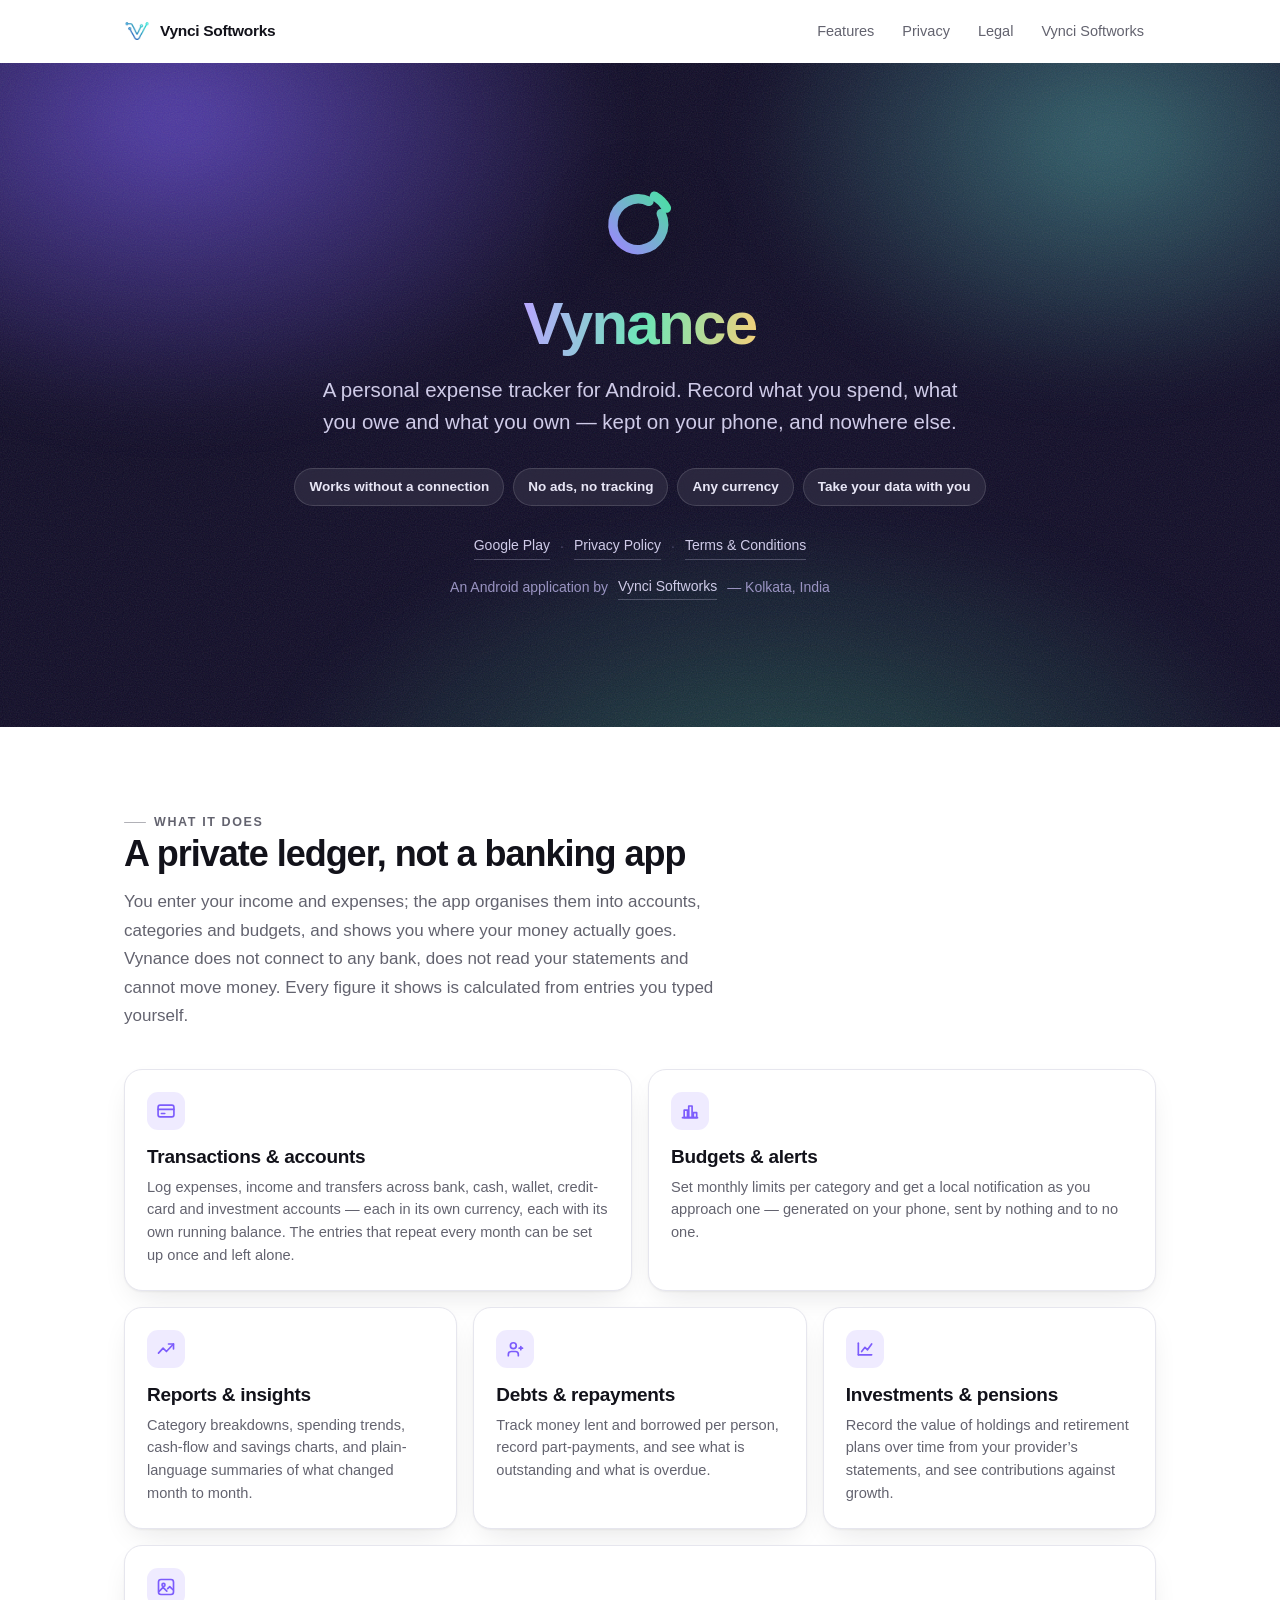
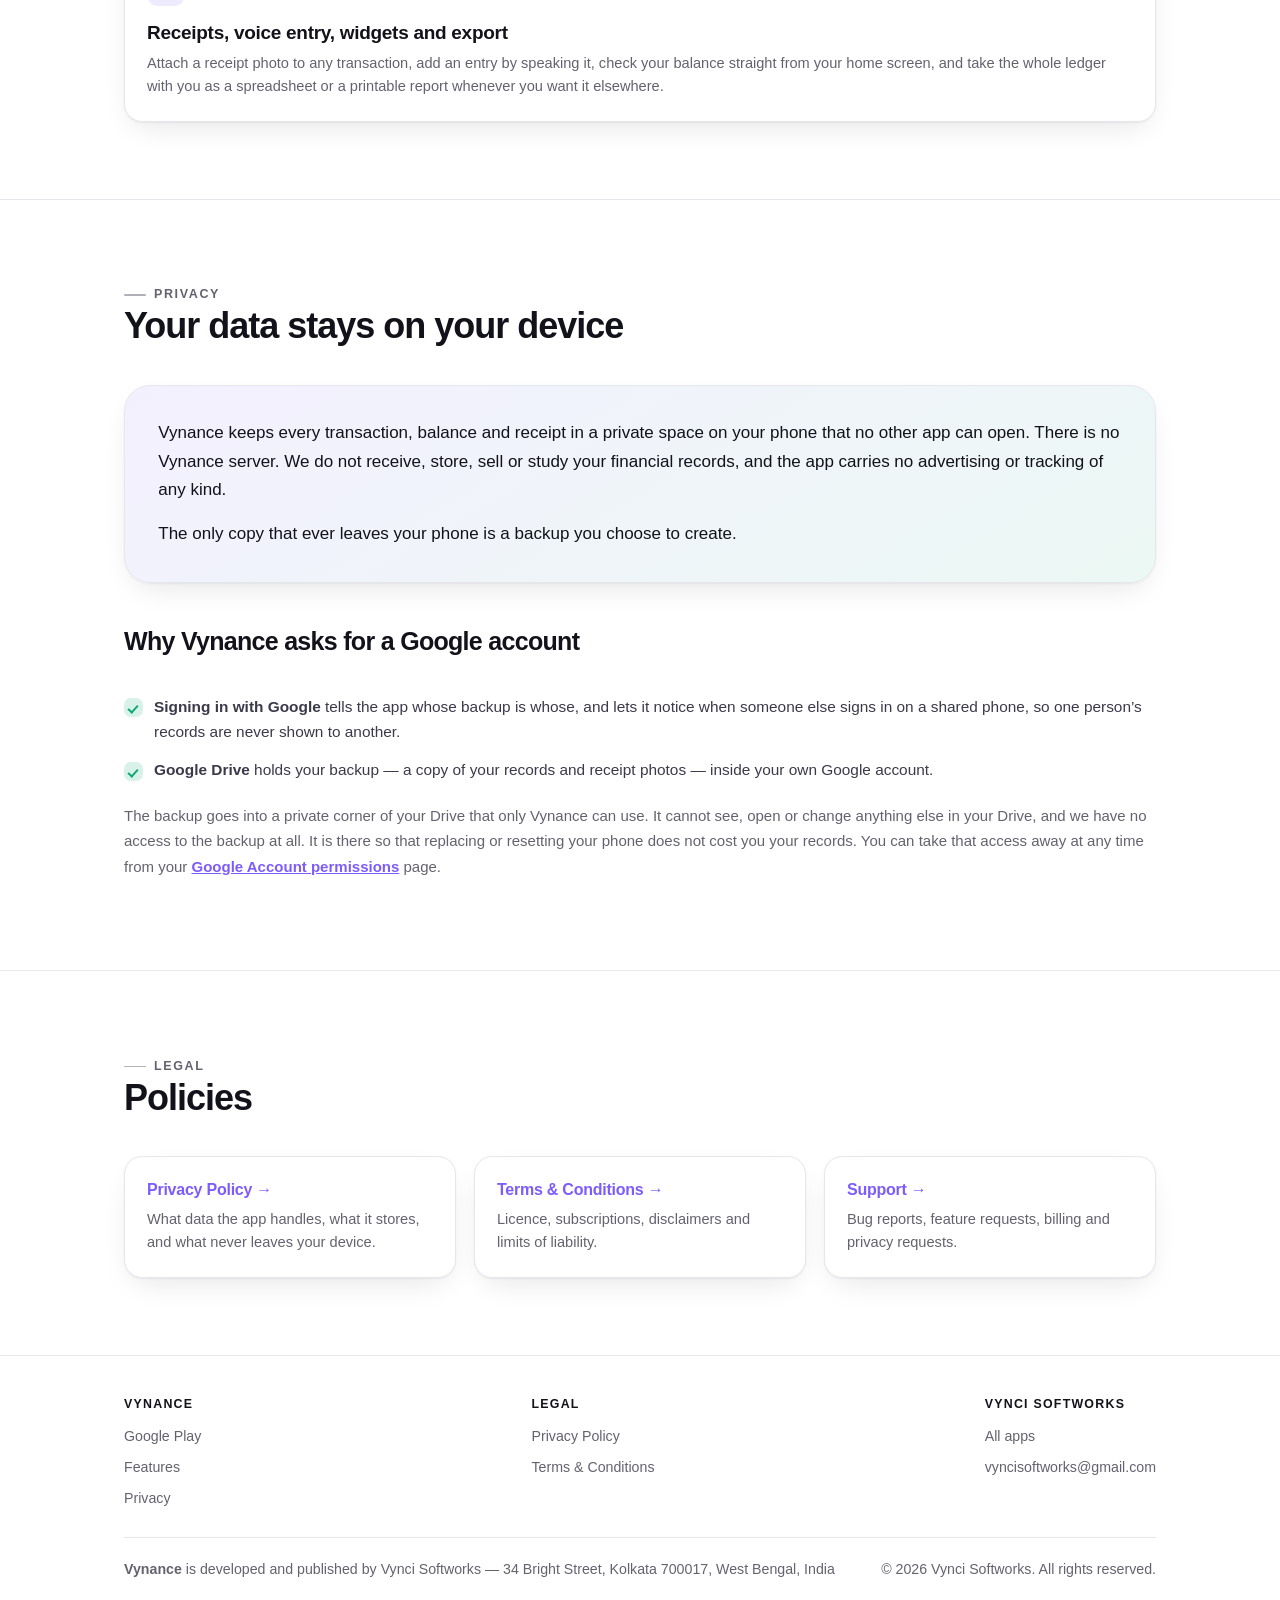
<file: vynance/index.html>
<!DOCTYPE html>
<html lang="en">
<head>
<meta charset="utf-8">
<meta name="viewport" content="width=device-width, initial-scale=1">
<title>Vynance &mdash; Personal Expense Tracker for Android</title>
<meta name="description" content="Vynance is an Android expense tracker by Vynci Softworks. Record spending, budgets, debts, investments and pensions, kept on your phone and nowhere else. Optional backup to your own Google Drive. No ads, no tracking, works without a connection.">
<meta name="keywords" content="expense tracker android, offline budget app, personal finance app, debt tracker, private expense tracker, Vynance">
<meta property="og:title" content="Vynance — Personal Expense Tracker for Android">
<meta property="og:description" content="Track spending, budgets, debts, investments and pensions. Your financial data stays on your device.">
<meta property="og:type" content="website">
<meta property="og:url" content="https://vynci.sbs/vynance/">
<meta property="og:image" content="https://vynci.sbs/vynci-mark-512.png">
<meta name="twitter:card" content="summary">
<link rel="canonical" href="https://vynci.sbs/vynance/">
<link rel="stylesheet" href="/styles.css">
<link rel="icon" href="/favicon.ico" sizes="any">
<link rel="icon" type="image/png" sizes="32x32" href="/favicon-32.png">
<link rel="icon" type="image/png" sizes="16x16" href="/favicon-16.png">
<link rel="apple-touch-icon" href="/apple-touch-icon.png">
<meta name="theme-color" content="#0B0A14" media="(prefers-color-scheme: dark)">
<meta name="theme-color" content="#171232" media="(prefers-color-scheme: light)">
<style>
  .hero::before{
    background:
      radial-gradient(40% 46% at 24% 24%, rgba(124,92,252,.62) 0%, transparent 62%),
      radial-gradient(34% 40% at 76% 26%, rgba(95,206,196,.44) 0%, transparent 60%),
      radial-gradient(46% 46% at 58% 90%, rgba(74,222,156,.30) 0%, transparent 64%);
  }
</style>
</head>
<body>
<a class="skip" href="#main">Skip to content</a>

<nav class="top" id="nav">
  <div class="wrap inner">
    <a class="brand" href="/">
      <img src="/vynci-mark-512.png" alt="" width="26" height="26">
      <span>Vynci Softworks</span>
    </a>
    <div class="links">
      <a href="#features">Features</a>
      <a href="#privacy" class="hide-sm">Privacy</a>
      <a href="#legal" class="hide-sm">Legal</a>
      <a href="/">Vynci Softworks</a>
    </div>
  </div>
</nav>

<header class="hero">
  <div class="wrap">
    <svg class="mark" viewBox="0 0 108 108" xmlns="http://www.w3.org/2000/svg" role="img" aria-label="Vynance logo" style="width:clamp(84px,7vw,104px);height:auto">
      <defs>
        <linearGradient id="g1" gradientUnits="userSpaceOnUse" x1="32" y1="76" x2="80" y2="28">
          <stop offset="0" stop-color="#9d86ff"/><stop offset="1" stop-color="#4ADE9C"/>
        </linearGradient>
        <linearGradient id="g2" gradientUnits="userSpaceOnUse" x1="60" y1="38" x2="82" y2="26">
          <stop offset="0" stop-color="#5FCEC4"/><stop offset="1" stop-color="#4ADE9C"/>
        </linearGradient>
      </defs>
      <g transform="translate(54,54) scale(1.42) translate(-55.3,-52.7)">
        <path d="M73.5,44.9 A21.5,21.5 0 1 1 63.1,34.5" fill="none" stroke="url(#g1)" stroke-width="8" stroke-linecap="round"/>
        <path d="M67.8,30.1 A27.6,27.6 0 0 1 77.9,40.2" fill="none" stroke="url(#g2)" stroke-width="8" stroke-linecap="round"/>
      </g>
    </svg>
    <h1><span class="grad">Vynance</span></h1>
    <p class="tag">A personal expense tracker for Android. Record what you spend, what you owe and
       what you own &mdash; kept on your phone, and nowhere else.</p>
    <div class="pills">
      <span class="pill">Works without a connection</span>
      <span class="pill">No ads, no tracking</span>
      <span class="pill">Any currency</span>
      <span class="pill">Take your data with you</span>
    </div>
    <p class="meta" style="margin-top:28px">
      <a href="https://play.google.com/store/apps/details?id=com.vynci.moneytracker">Google Play</a><span class="dot">&middot;</span>
      <a href="/vynance/privacy-policy.html">Privacy Policy</a><span class="dot">&middot;</span>
      <a href="/vynance/terms-and-conditions.html">Terms &amp; Conditions</a>
    </p>
    <p class="meta" style="margin-top:8px">An Android application by <a href="/">Vynci Softworks</a> &mdash; Kolkata, India</p>
  </div>
</header>

<main id="main">

<section id="features">
  <div class="wrap">
    <div class="section-head reveal">
      <p class="eyebrow">What it does</p>
      <h2>A private ledger, not a banking app</h2>
      <p>You enter your income and expenses; the app organises them into accounts, categories and
         budgets, and shows you where your money actually goes. Vynance does not connect to any bank,
         does not read your statements and cannot move money. Every figure it shows is calculated
         from entries you typed yourself.</p>
    </div>

    <div class="bento reveal">
      <div class="tile wide">
        <div class="ico"><svg viewBox="0 0 24 24" fill="none" stroke="currentColor" stroke-width="2" stroke-linecap="round" stroke-linejoin="round"><rect x="2.5" y="5" width="19" height="14" rx="2.5"/><path d="M2.5 10h19"/><path d="M6.5 15h4"/></svg></div>
        <h3>Transactions &amp; accounts</h3>
        <p>Log expenses, income and transfers across bank, cash, wallet, credit-card and investment
           accounts &mdash; each in its own currency, each with its own running balance. The
           entries that repeat every month can be set up once and left alone.</p>
      </div>
      <div class="tile wide">
        <div class="ico"><svg viewBox="0 0 24 24" fill="none" stroke="currentColor" stroke-width="2" stroke-linecap="round" stroke-linejoin="round"><path d="M3 20h18"/><rect x="5" y="11" width="4" height="9"/><rect x="10.5" y="6" width="4" height="14"/><rect x="16" y="14" width="4" height="6"/></svg></div>
        <h3>Budgets &amp; alerts</h3>
        <p>Set monthly limits per category and get a local notification as you approach one &mdash;
           generated on your phone, sent by nothing and to no one.</p>
      </div>
      <div class="tile">
        <div class="ico"><svg viewBox="0 0 24 24" fill="none" stroke="currentColor" stroke-width="2" stroke-linecap="round" stroke-linejoin="round"><path d="M3 17l5.5-6 4 4L21 6"/><path d="M15 6h6v6"/></svg></div>
        <h3>Reports &amp; insights</h3>
        <p>Category breakdowns, spending trends, cash-flow and savings charts, and plain-language
           summaries of what changed month to month.</p>
      </div>
      <div class="tile">
        <div class="ico"><svg viewBox="0 0 24 24" fill="none" stroke="currentColor" stroke-width="2" stroke-linecap="round" stroke-linejoin="round"><path d="M16 20v-1.5a3.5 3.5 0 0 0-3.5-3.5h-5A3.5 3.5 0 0 0 4 18.5V20"/><circle cx="10" cy="8" r="3.5"/><path d="M17 11h4M19 9v4"/></svg></div>
        <h3>Debts &amp; repayments</h3>
        <p>Track money lent and borrowed per person, record part-payments, and see what is
           outstanding and what is overdue.</p>
      </div>
      <div class="tile">
        <div class="ico"><svg viewBox="0 0 24 24" fill="none" stroke="currentColor" stroke-width="2" stroke-linecap="round" stroke-linejoin="round"><path d="M4 19V5"/><path d="M4 19h16"/><path d="M8 15l4-5 3 3 5-7"/></svg></div>
        <h3>Investments &amp; pensions</h3>
        <p>Record the value of holdings and retirement plans over time from your provider&#8217;s
           statements, and see contributions against growth.</p>
      </div>
      <div class="tile full">
        <div class="ico"><svg viewBox="0 0 24 24" fill="none" stroke="currentColor" stroke-width="2" stroke-linecap="round" stroke-linejoin="round"><rect x="3" y="3" width="18" height="18" rx="3"/><circle cx="9" cy="9.5" r="1.8"/><path d="M4 17l4.5-4.5L13 17"/><path d="M14 14l2.5-2.5L20 15"/></svg></div>
        <h3>Receipts, voice entry, widgets and export</h3>
        <p>Attach a receipt photo to any transaction, add an entry by speaking it, check your balance
           straight from your home screen, and take the whole ledger with you as a spreadsheet or a
           printable report whenever you want it elsewhere.</p>
      </div>
    </div>
  </div>
</section>

<section id="privacy">
  <div class="wrap">
    <div class="section-head reveal">
      <p class="eyebrow">Privacy</p>
      <h2>Your data stays on your device</h2>
    </div>
    <div class="callout reveal">
      <p>Vynance keeps every transaction, balance and receipt in a private space on your phone that
         no other app can open. There is no Vynance server. We do not receive, store, sell or study
         your financial records, and the app carries no advertising or tracking of any kind.</p>
      <p>The only copy that ever leaves your phone is a backup you choose to create.</p>
    </div>

    <div class="section-head reveal" style="margin-top:44px">
      <h2 style="font-size:clamp(20px,1.2vw + 17px,25px)">Why Vynance asks for a Google account</h2>
    </div>
    <ul class="checks reveal">
      <li><strong>Signing in with Google</strong> tells the app whose backup is whose, and lets it
          notice when someone else signs in on a shared phone, so one person&#8217;s records are never
          shown to another.</li>
      <li><strong>Google Drive</strong> holds your backup &mdash; a copy of your records and receipt
          photos &mdash; inside your own Google account.</li>
    </ul>
    <p class="reveal" style="margin-top:20px;color:var(--muted);font-size:15px">
      The backup goes into a private corner of your Drive that only Vynance can use. It cannot see,
      open or change anything else in your Drive, and we have no access to the backup at all. It is
      there so that replacing or resetting your phone does not cost you your records. You can take
      that access away at any time from your
      <a href="https://myaccount.google.com/permissions" style="color:var(--violet);font-weight:560">Google Account permissions</a> page.
    </p>
  </div>
</section>

<section id="legal">
  <div class="wrap">
    <div class="section-head reveal">
      <p class="eyebrow">Legal</p>
      <h2>Policies</h2>
    </div>
    <div class="contact reveal">
      <div class="box">
        <h3><a href="/vynance/privacy-policy.html">Privacy Policy &rarr;</a></h3>
        <p>What data the app handles, what it stores, and what never leaves your device.</p>
      </div>
      <div class="box">
        <h3><a href="/vynance/terms-and-conditions.html">Terms &amp; Conditions &rarr;</a></h3>
        <p>Licence, subscriptions, disclaimers and limits of liability.</p>
      </div>
      <div class="box">
        <h3><a href="mailto:vyncisoftworks@gmail.com">Support &rarr;</a></h3>
        <p>Bug reports, feature requests, billing and privacy requests.</p>
      </div>
    </div>
  </div>
</section>

</main>

<footer>
  <div class="wrap">
    <div class="cols">
      <div>
        <h4>Vynance</h4>
        <ul>
          <li><a href="https://play.google.com/store/apps/details?id=com.vynci.moneytracker">Google Play</a></li>
          <li><a href="#features">Features</a></li>
          <li><a href="#privacy">Privacy</a></li>
        </ul>
      </div>
      <div>
        <h4>Legal</h4>
        <ul>
          <li><a href="/vynance/privacy-policy.html">Privacy Policy</a></li>
          <li><a href="/vynance/terms-and-conditions.html">Terms &amp; Conditions</a></li>
        </ul>
      </div>
      <div>
        <h4>Vynci Softworks</h4>
        <ul>
          <li><a href="/">All apps</a></li>
          <li><a href="mailto:vyncisoftworks@gmail.com">vyncisoftworks@gmail.com</a></li>
        </ul>
      </div>
    </div>
    <div class="fine">
      <span><strong>Vynance</strong> is developed and published by <a href="/">Vynci Softworks</a> &mdash; 34 Bright Street, Kolkata 700017, West Bengal, India</span>
      <span>&copy; 2026 Vynci Softworks. All rights reserved.</span>
    </div>
  </div>
</footer>

<script type="application/ld+json">
{
  "@context":"https://schema.org",
  "@type":"SoftwareApplication",
  "name":"Vynance",
  "operatingSystem":"Android",
  "applicationCategory":"FinanceApplication",
  "url":"https://vynci.sbs/vynance/",
  "downloadUrl":"https://play.google.com/store/apps/details?id=com.vynci.moneytracker",
  "description":"A personal expense tracker for Android. Transactions, budgets, debts, investments and pensions in a database that stays on your device.",
  "offers":{"@type":"Offer","price":"0","priceCurrency":"USD"},
  "publisher":{"@type":"Organization","name":"Vynci Softworks","url":"https://vynci.sbs/"}
}
</script>

<script>
(function(){
  var nav = document.getElementById('nav');
  var onScroll = function(){ nav.classList.toggle('stuck', window.scrollY > 8); };
  onScroll(); window.addEventListener('scroll', onScroll, {passive:true});
  var reduced = window.matchMedia('(prefers-reduced-motion: reduce)').matches;
  var items = document.querySelectorAll('.reveal');
  if (reduced || !('IntersectionObserver' in window)) { items.forEach(function(el){ el.classList.add('in'); }); return; }
  var io = new IntersectionObserver(function(entries){
    entries.forEach(function(e){ if (e.isIntersecting) { e.target.classList.add('in'); io.unobserve(e.target); } });
  }, {rootMargin:'0px 0px -8% 0px', threshold:0.06});
  items.forEach(function(el){ io.observe(el); });
})();
</script>

</body>
</html>
</file>
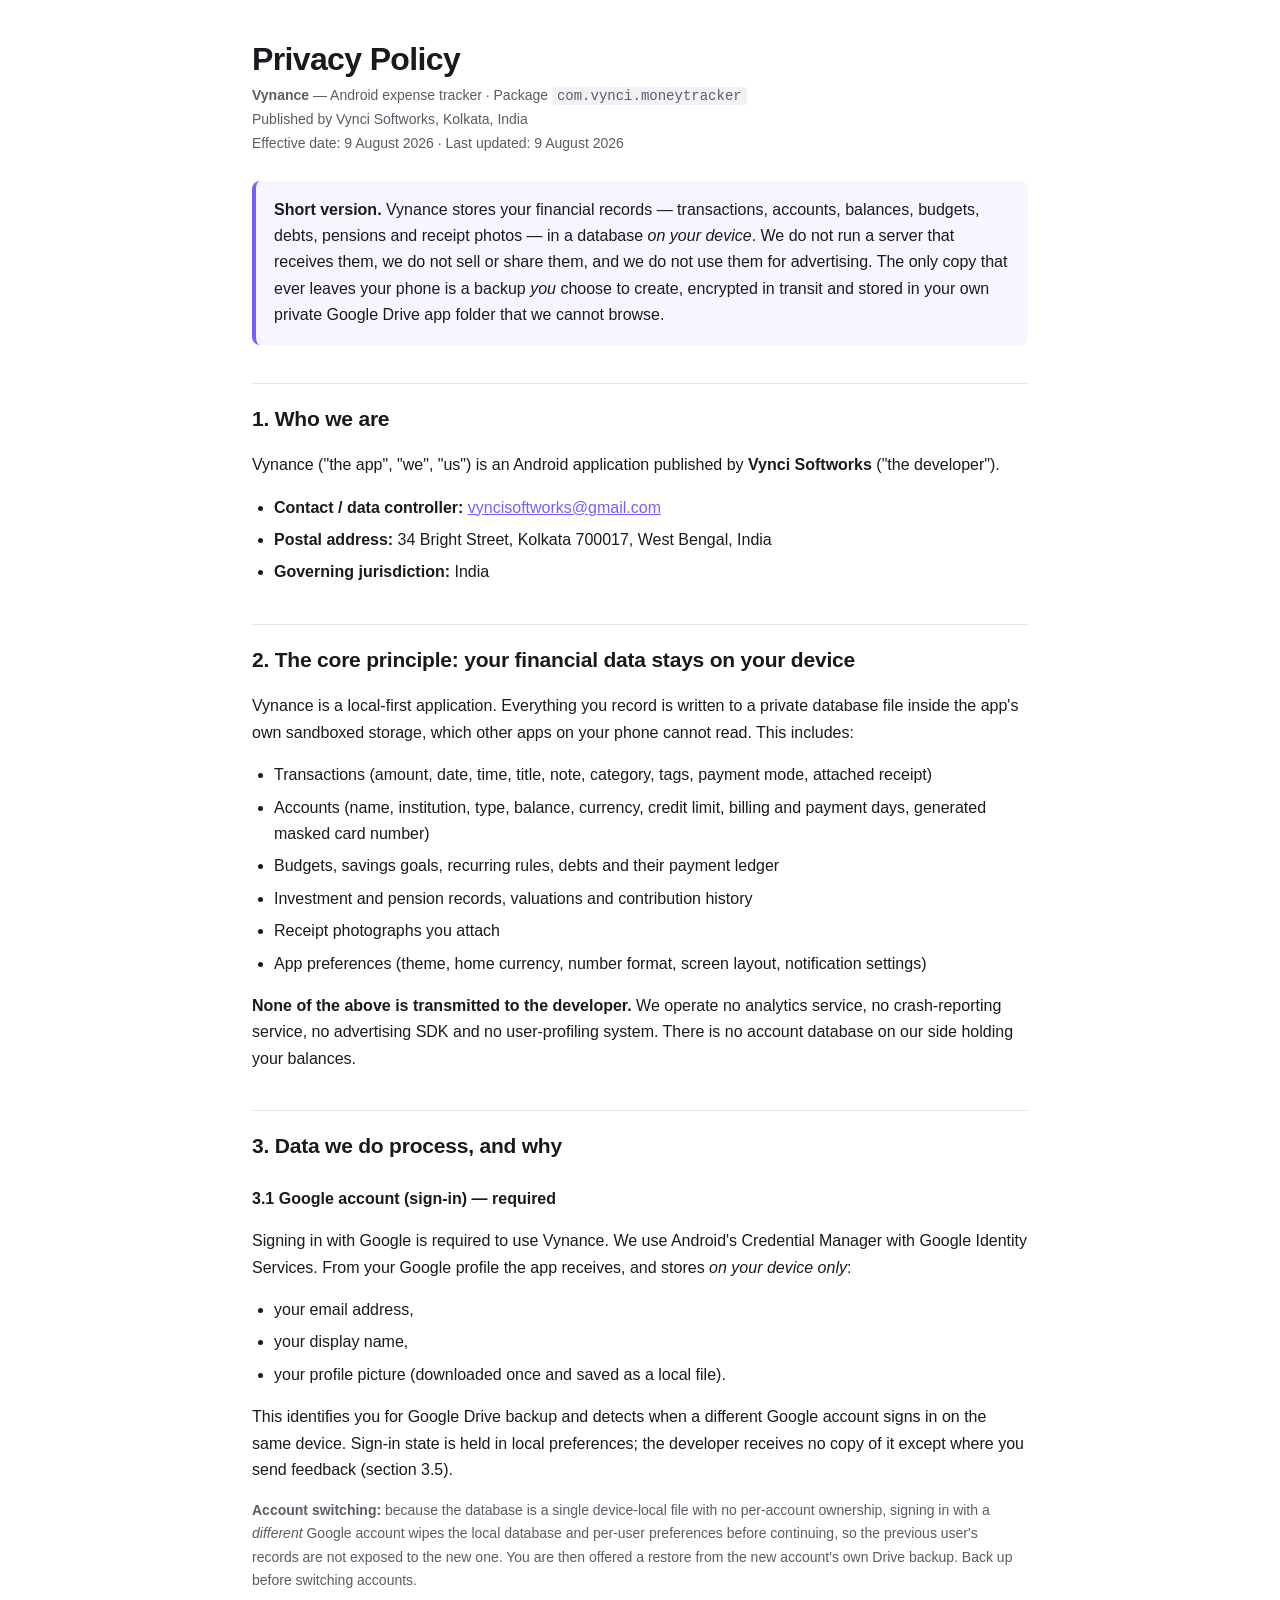
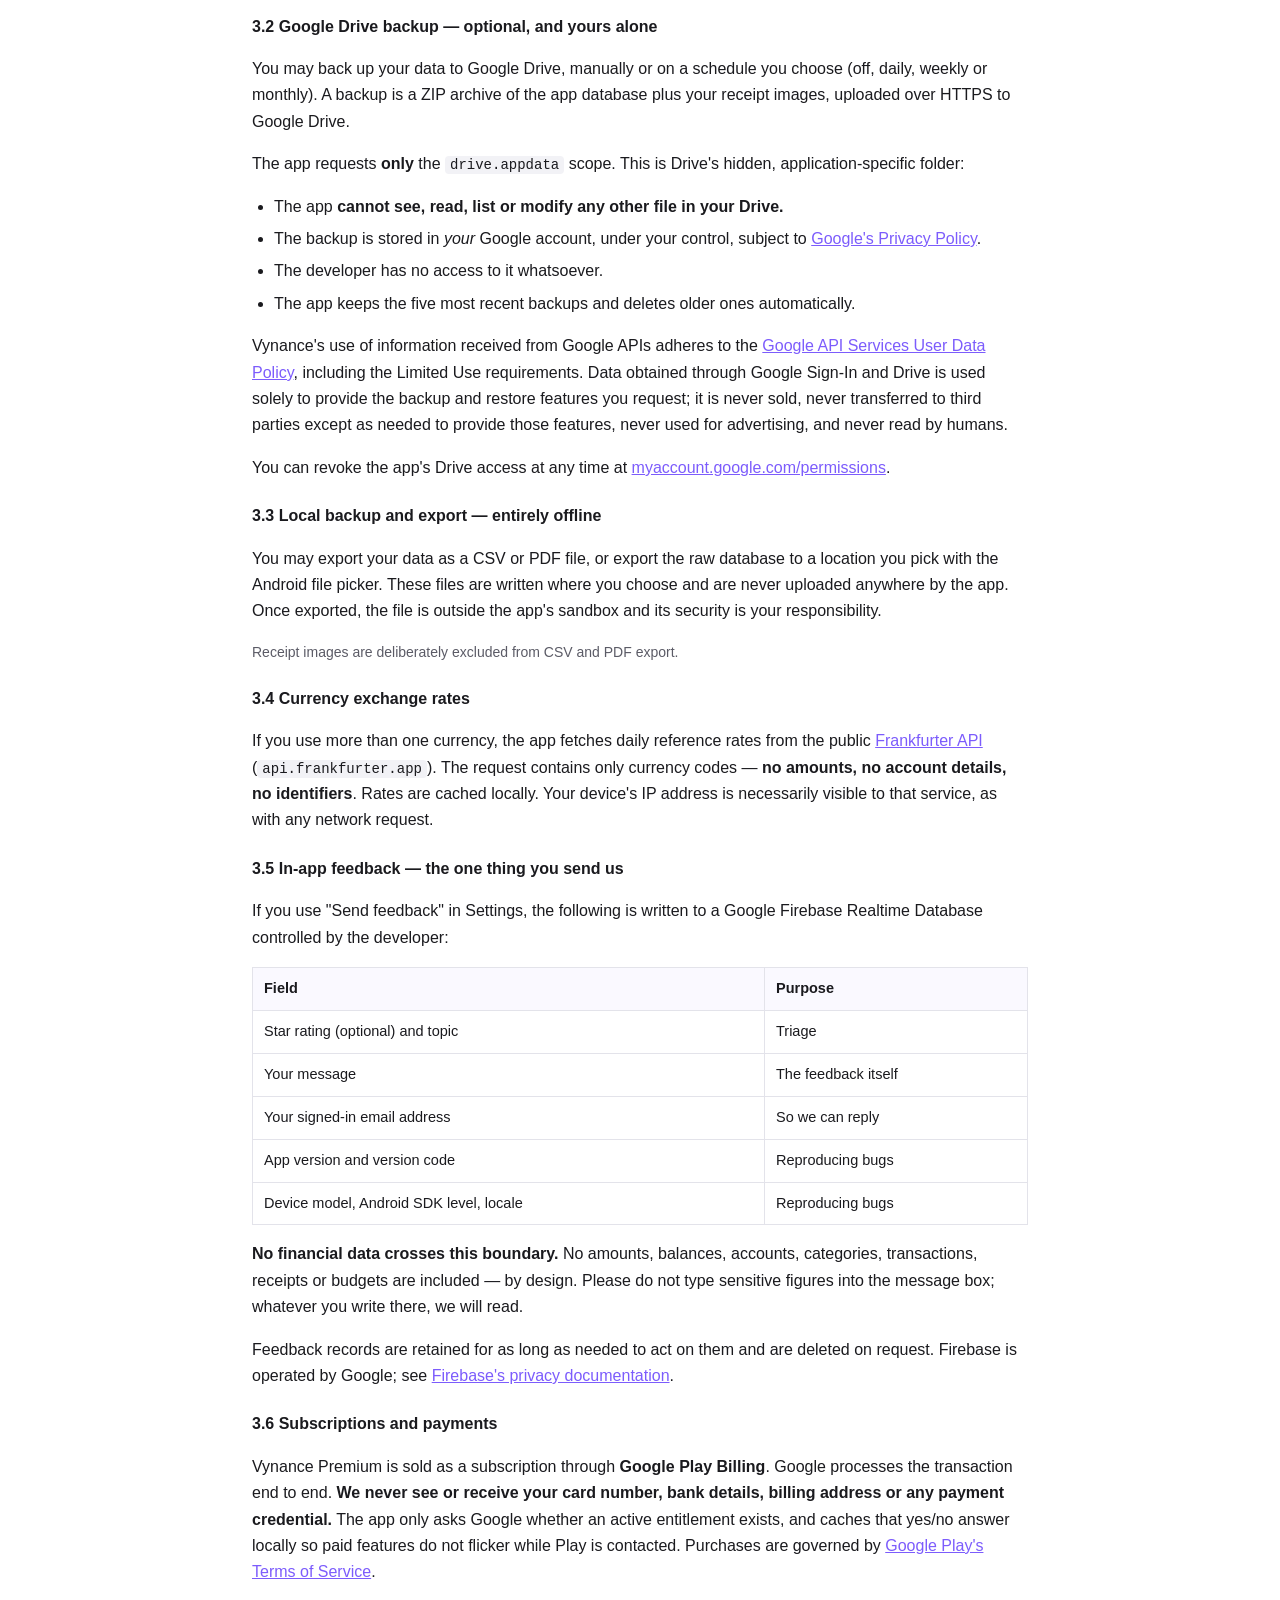
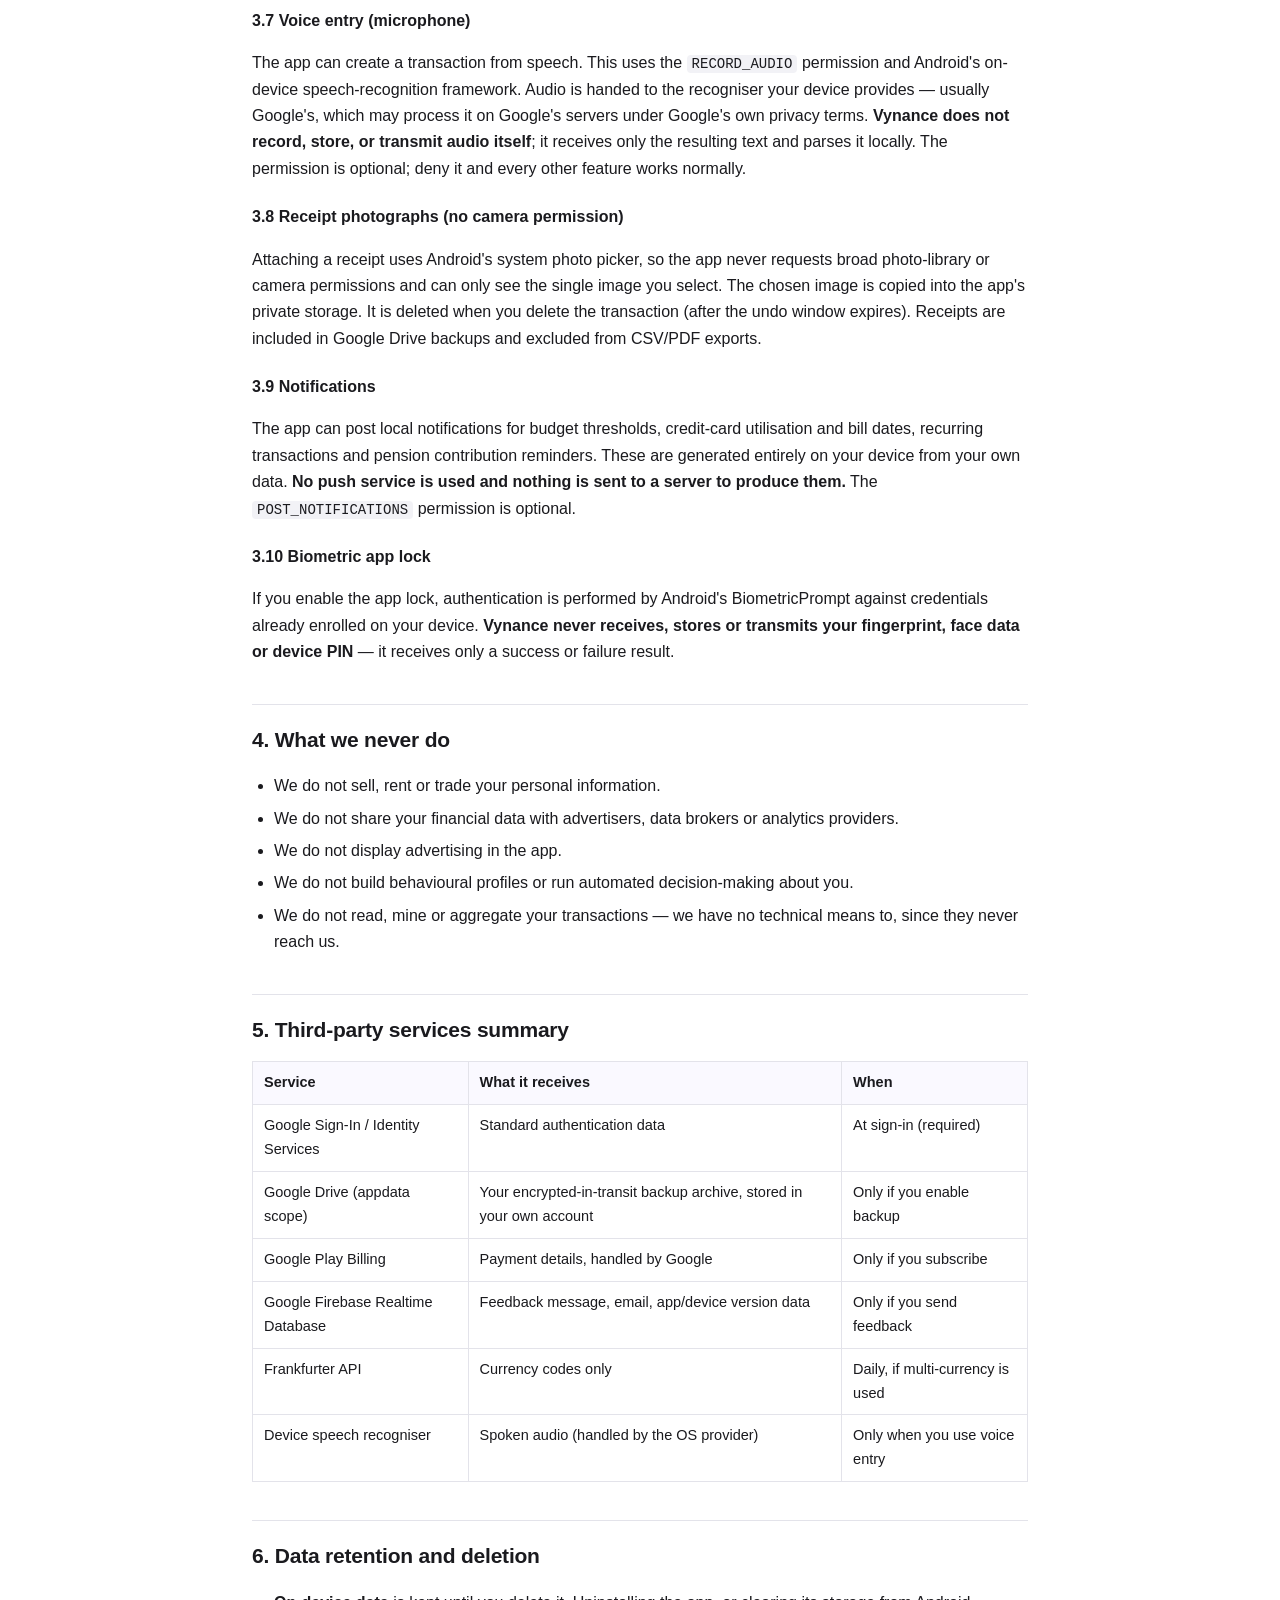
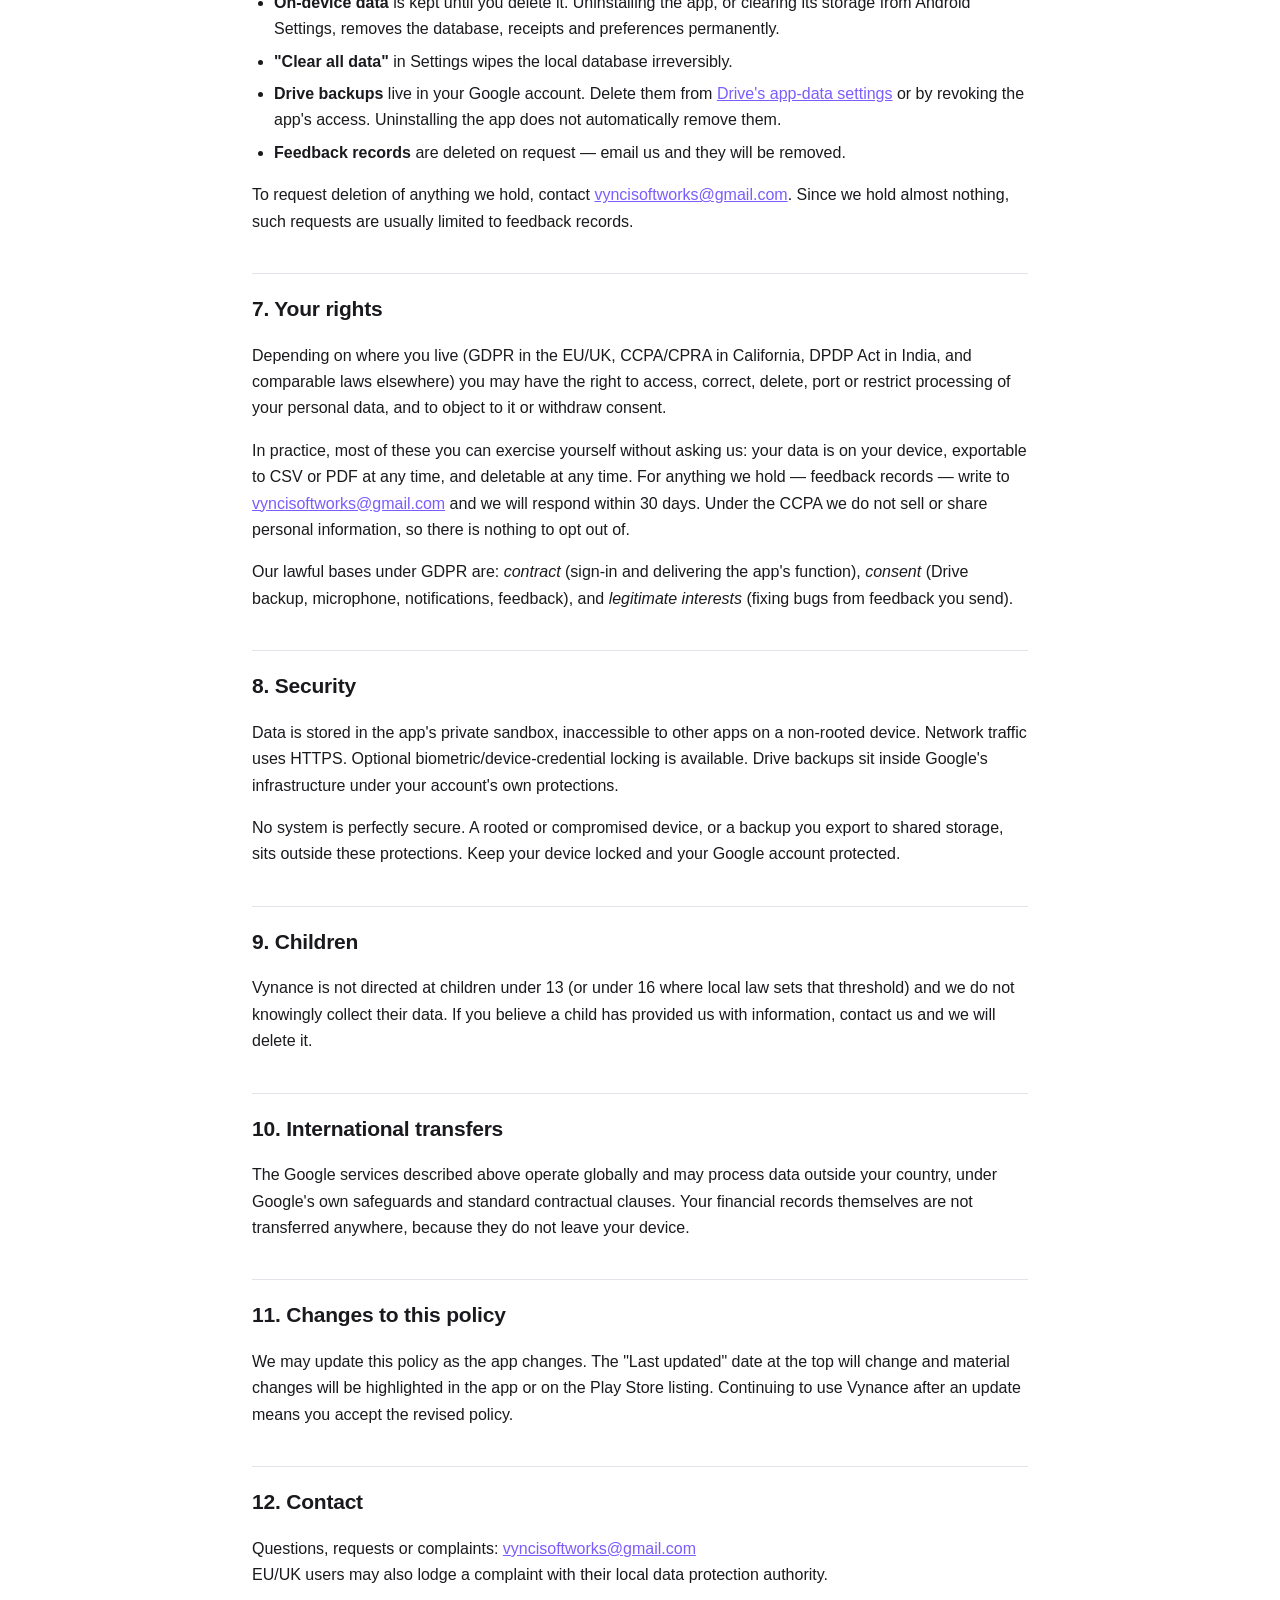
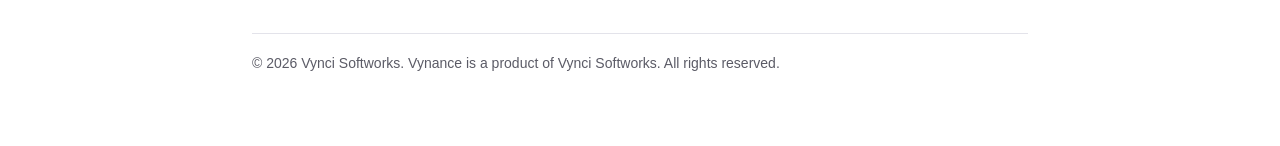
<file: privacy-policy.html>
<!DOCTYPE html>
<html lang="en">
<head>
<meta charset="utf-8">
<meta name="viewport" content="width=device-width, initial-scale=1">
<title>Privacy Policy &mdash; Vynance</title>
<style>
  :root{--ink:#1a1a1e;--muted:#5b5b66;--line:#e3e3ea;--brand:#7C5CFC;--bg:#ffffff;--soft:#f7f6ff}
  *{box-sizing:border-box}
  body{margin:0;padding:0;background:var(--bg);color:var(--ink);
       font:16px/1.65 -apple-system,BlinkMacSystemFont,"Segoe UI",Roboto,Arial,sans-serif}
  .wrap{max-width:820px;margin:0 auto;padding:40px 22px 72px}
  h1{font-size:32px;line-height:1.2;margin:0 0 6px;letter-spacing:-.02em}
  h2{font-size:21px;margin:38px 0 10px;padding-top:18px;border-top:1px solid var(--line);letter-spacing:-.01em}
  h3{font-size:16px;margin:22px 0 6px}
  p,li{color:var(--ink)}
  .meta{color:var(--muted);font-size:14px;margin:0 0 26px}
  .lead{background:var(--soft);border-left:4px solid var(--brand);padding:16px 18px;border-radius:8px;margin:22px 0}
  .lead p{margin:0}
  ul{padding-left:22px}
  li{margin:6px 0}
  table{width:100%;border-collapse:collapse;margin:14px 0;font-size:14.5px}
  th,td{border:1px solid var(--line);padding:9px 11px;text-align:left;vertical-align:top}
  th{background:#faf9ff;font-weight:600}
  code{background:#f2f2f6;padding:1px 5px;border-radius:4px;font-size:14px}
  a{color:var(--brand)}
  .note{font-size:14px;color:var(--muted)}
  footer{margin-top:44px;padding-top:18px;border-top:1px solid var(--line);font-size:14px;color:var(--muted)}
  @media(max-width:600px){h1{font-size:26px}.wrap{padding:26px 16px 56px}}
</style>
</head>
<body>
<div class="wrap">

<h1>Privacy Policy</h1>
<p class="meta"><strong>Vynance</strong> &mdash; Android expense tracker &middot; Package <code>com.vynci.moneytracker</code><br>
Published by Vynci Softworks, Kolkata, India<br>
Effective date: 9 August 2026 &middot; Last updated: 9 August 2026</p>

<div class="lead">
<p><strong>Short version.</strong> Vynance stores your financial records &mdash; transactions, accounts, balances, budgets, debts, pensions and receipt photos &mdash; in a database <em>on your device</em>. We do not run a server that receives them, we do not sell or share them, and we do not use them for advertising. The only copy that ever leaves your phone is a backup <em>you</em> choose to create, encrypted in transit and stored in your own private Google Drive app folder that we cannot browse.</p>
</div>

<h2>1. Who we are</h2>
<p>Vynance ("the app", "we", "us") is an Android application published by <strong>Vynci Softworks</strong> ("the developer").</p>
<ul>
  <li><strong>Contact / data controller:</strong> <a href="mailto:vyncisoftworks@gmail.com">vyncisoftworks@gmail.com</a></li>
  <li><strong>Postal address:</strong> 34 Bright Street, Kolkata 700017, West Bengal, India</li>
  <li><strong>Governing jurisdiction:</strong> India</li>
</ul>

<h2>2. The core principle: your financial data stays on your device</h2>
<p>Vynance is a local-first application. Everything you record is written to a private database file inside the app's own sandboxed storage, which other apps on your phone cannot read. This includes:</p>
<ul>
  <li>Transactions (amount, date, time, title, note, category, tags, payment mode, attached receipt)</li>
  <li>Accounts (name, institution, type, balance, currency, credit limit, billing and payment days, generated masked card number)</li>
  <li>Budgets, savings goals, recurring rules, debts and their payment ledger</li>
  <li>Investment and pension records, valuations and contribution history</li>
  <li>Receipt photographs you attach</li>
  <li>App preferences (theme, home currency, number format, screen layout, notification settings)</li>
</ul>
<p><strong>None of the above is transmitted to the developer.</strong> We operate no analytics service, no crash-reporting service, no advertising SDK and no user-profiling system. There is no account database on our side holding your balances.</p>

<h2>3. Data we do process, and why</h2>

<h3>3.1 Google account (sign-in) &mdash; required</h3>
<p>Signing in with Google is required to use Vynance. We use Android's Credential Manager with Google Identity Services. From your Google profile the app receives, and stores <em>on your device only</em>:</p>
<ul>
  <li>your email address,</li>
  <li>your display name,</li>
  <li>your profile picture (downloaded once and saved as a local file).</li>
</ul>
<p>This identifies you for Google Drive backup and detects when a different Google account signs in on the same device. Sign-in state is held in local preferences; the developer receives no copy of it except where you send feedback (section 3.5).</p>
<p class="note"><strong>Account switching:</strong> because the database is a single device-local file with no per-account ownership, signing in with a <em>different</em> Google account wipes the local database and per-user preferences before continuing, so the previous user's records are not exposed to the new one. You are then offered a restore from the new account's own Drive backup. Back up before switching accounts.</p>

<h3>3.2 Google Drive backup &mdash; optional, and yours alone</h3>
<p>You may back up your data to Google Drive, manually or on a schedule you choose (off, daily, weekly or monthly). A backup is a ZIP archive of the app database plus your receipt images, uploaded over HTTPS to Google Drive.</p>
<p>The app requests <strong>only</strong> the <code>drive.appdata</code> scope. This is Drive's hidden, application-specific folder:</p>
<ul>
  <li>The app <strong>cannot see, read, list or modify any other file in your Drive.</strong></li>
  <li>The backup is stored in <em>your</em> Google account, under your control, subject to <a href="https://policies.google.com/privacy" target="_blank" rel="noopener">Google's Privacy Policy</a>.</li>
  <li>The developer has no access to it whatsoever.</li>
  <li>The app keeps the five most recent backups and deletes older ones automatically.</li>
</ul>
<p>Vynance's use of information received from Google APIs adheres to the <a href="https://developers.google.com/terms/api-services-user-data-policy" target="_blank" rel="noopener">Google API Services User Data Policy</a>, including the Limited Use requirements. Data obtained through Google Sign-In and Drive is used solely to provide the backup and restore features you request; it is never sold, never transferred to third parties except as needed to provide those features, never used for advertising, and never read by humans.</p>
<p>You can revoke the app's Drive access at any time at <a href="https://myaccount.google.com/permissions" target="_blank" rel="noopener">myaccount.google.com/permissions</a>.</p>

<h3>3.3 Local backup and export &mdash; entirely offline</h3>
<p>You may export your data as a CSV or PDF file, or export the raw database to a location you pick with the Android file picker. These files are written where you choose and are never uploaded anywhere by the app. Once exported, the file is outside the app's sandbox and its security is your responsibility.</p>
<p class="note">Receipt images are deliberately excluded from CSV and PDF export.</p>

<h3>3.4 Currency exchange rates</h3>
<p>If you use more than one currency, the app fetches daily reference rates from the public <a href="https://frankfurter.app" target="_blank" rel="noopener">Frankfurter API</a> (<code>api.frankfurter.app</code>). The request contains only currency codes &mdash; <strong>no amounts, no account details, no identifiers</strong>. Rates are cached locally. Your device's IP address is necessarily visible to that service, as with any network request.</p>

<h3>3.5 In-app feedback &mdash; the one thing you send us</h3>
<p>If you use "Send feedback" in Settings, the following is written to a Google Firebase Realtime Database controlled by the developer:</p>
<table>
  <tr><th>Field</th><th>Purpose</th></tr>
  <tr><td>Star rating (optional) and topic</td><td>Triage</td></tr>
  <tr><td>Your message</td><td>The feedback itself</td></tr>
  <tr><td>Your signed-in email address</td><td>So we can reply</td></tr>
  <tr><td>App version and version code</td><td>Reproducing bugs</td></tr>
  <tr><td>Device model, Android SDK level, locale</td><td>Reproducing bugs</td></tr>
</table>
<p><strong>No financial data crosses this boundary.</strong> No amounts, balances, accounts, categories, transactions, receipts or budgets are included &mdash; by design. Please do not type sensitive figures into the message box; whatever you write there, we will read.</p>
<p>Feedback records are retained for as long as needed to act on them and are deleted on request. Firebase is operated by Google; see <a href="https://firebase.google.com/support/privacy" target="_blank" rel="noopener">Firebase's privacy documentation</a>.</p>

<h3>3.6 Subscriptions and payments</h3>
<p>Vynance Premium is sold as a subscription through <strong>Google Play Billing</strong>. Google processes the transaction end to end. <strong>We never see or receive your card number, bank details, billing address or any payment credential.</strong> The app only asks Google whether an active entitlement exists, and caches that yes/no answer locally so paid features do not flicker while Play is contacted. Purchases are governed by <a href="https://play.google.com/intl/en/about/play-terms/" target="_blank" rel="noopener">Google Play's Terms of Service</a>.</p>

<h3>3.7 Voice entry (microphone)</h3>
<p>The app can create a transaction from speech. This uses the <code>RECORD_AUDIO</code> permission and Android's on-device speech-recognition framework. Audio is handed to the recogniser your device provides &mdash; usually Google's, which may process it on Google's servers under Google's own privacy terms. <strong>Vynance does not record, store, or transmit audio itself</strong>; it receives only the resulting text and parses it locally. The permission is optional; deny it and every other feature works normally.</p>

<h3>3.8 Receipt photographs (no camera permission)</h3>
<p>Attaching a receipt uses Android's system photo picker, so the app never requests broad photo-library or camera permissions and can only see the single image you select. The chosen image is copied into the app's private storage. It is deleted when you delete the transaction (after the undo window expires). Receipts are included in Google Drive backups and excluded from CSV/PDF exports.</p>

<h3>3.9 Notifications</h3>
<p>The app can post local notifications for budget thresholds, credit-card utilisation and bill dates, recurring transactions and pension contribution reminders. These are generated entirely on your device from your own data. <strong>No push service is used and nothing is sent to a server to produce them.</strong> The <code>POST_NOTIFICATIONS</code> permission is optional.</p>

<h3>3.10 Biometric app lock</h3>
<p>If you enable the app lock, authentication is performed by Android's BiometricPrompt against credentials already enrolled on your device. <strong>Vynance never receives, stores or transmits your fingerprint, face data or device PIN</strong> &mdash; it receives only a success or failure result.</p>

<h2>4. What we never do</h2>
<ul>
  <li>We do not sell, rent or trade your personal information.</li>
  <li>We do not share your financial data with advertisers, data brokers or analytics providers.</li>
  <li>We do not display advertising in the app.</li>
  <li>We do not build behavioural profiles or run automated decision-making about you.</li>
  <li>We do not read, mine or aggregate your transactions &mdash; we have no technical means to, since they never reach us.</li>
</ul>

<h2>5. Third-party services summary</h2>
<table>
  <tr><th>Service</th><th>What it receives</th><th>When</th></tr>
  <tr><td>Google Sign-In / Identity Services</td><td>Standard authentication data</td><td>At sign-in (required)</td></tr>
  <tr><td>Google Drive (appdata scope)</td><td>Your encrypted-in-transit backup archive, stored in your own account</td><td>Only if you enable backup</td></tr>
  <tr><td>Google Play Billing</td><td>Payment details, handled by Google</td><td>Only if you subscribe</td></tr>
  <tr><td>Google Firebase Realtime Database</td><td>Feedback message, email, app/device version data</td><td>Only if you send feedback</td></tr>
  <tr><td>Frankfurter API</td><td>Currency codes only</td><td>Daily, if multi-currency is used</td></tr>
  <tr><td>Device speech recogniser</td><td>Spoken audio (handled by the OS provider)</td><td>Only when you use voice entry</td></tr>
</table>

<h2>6. Data retention and deletion</h2>
<ul>
  <li><strong>On-device data</strong> is kept until you delete it. Uninstalling the app, or clearing its storage from Android Settings, removes the database, receipts and preferences permanently.</li>
  <li><strong>"Clear all data"</strong> in Settings wipes the local database irreversibly.</li>
  <li><strong>Drive backups</strong> live in your Google account. Delete them from <a href="https://drive.google.com/drive/u/0/settings" target="_blank" rel="noopener">Drive's app-data settings</a> or by revoking the app's access. Uninstalling the app does not automatically remove them.</li>
  <li><strong>Feedback records</strong> are deleted on request &mdash; email us and they will be removed.</li>
</ul>
<p>To request deletion of anything we hold, contact <a href="mailto:vyncisoftworks@gmail.com">vyncisoftworks@gmail.com</a>. Since we hold almost nothing, such requests are usually limited to feedback records.</p>

<h2>7. Your rights</h2>
<p>Depending on where you live (GDPR in the EU/UK, CCPA/CPRA in California, DPDP Act in India, and comparable laws elsewhere) you may have the right to access, correct, delete, port or restrict processing of your personal data, and to object to it or withdraw consent.</p>
<p>In practice, most of these you can exercise yourself without asking us: your data is on your device, exportable to CSV or PDF at any time, and deletable at any time. For anything we hold &mdash; feedback records &mdash; write to <a href="mailto:vyncisoftworks@gmail.com">vyncisoftworks@gmail.com</a> and we will respond within 30 days. Under the CCPA we do not sell or share personal information, so there is nothing to opt out of.</p>
<p>Our lawful bases under GDPR are: <em>contract</em> (sign-in and delivering the app's function), <em>consent</em> (Drive backup, microphone, notifications, feedback), and <em>legitimate interests</em> (fixing bugs from feedback you send).</p>

<h2>8. Security</h2>
<p>Data is stored in the app's private sandbox, inaccessible to other apps on a non-rooted device. Network traffic uses HTTPS. Optional biometric/device-credential locking is available. Drive backups sit inside Google's infrastructure under your account's own protections.</p>
<p>No system is perfectly secure. A rooted or compromised device, or a backup you export to shared storage, sits outside these protections. Keep your device locked and your Google account protected.</p>

<h2>9. Children</h2>
<p>Vynance is not directed at children under 13 (or under 16 where local law sets that threshold) and we do not knowingly collect their data. If you believe a child has provided us with information, contact us and we will delete it.</p>

<h2>10. International transfers</h2>
<p>The Google services described above operate globally and may process data outside your country, under Google's own safeguards and standard contractual clauses. Your financial records themselves are not transferred anywhere, because they do not leave your device.</p>

<h2>11. Changes to this policy</h2>
<p>We may update this policy as the app changes. The "Last updated" date at the top will change and material changes will be highlighted in the app or on the Play Store listing. Continuing to use Vynance after an update means you accept the revised policy.</p>

<h2>12. Contact</h2>
<p>Questions, requests or complaints: <a href="mailto:vyncisoftworks@gmail.com">vyncisoftworks@gmail.com</a><br>
EU/UK users may also lodge a complaint with their local data protection authority.</p>

<footer>&copy; 2026 Vynci Softworks. Vynance is a product of Vynci Softworks. All rights reserved.</footer>

</div>
</body>
</html>
</file>
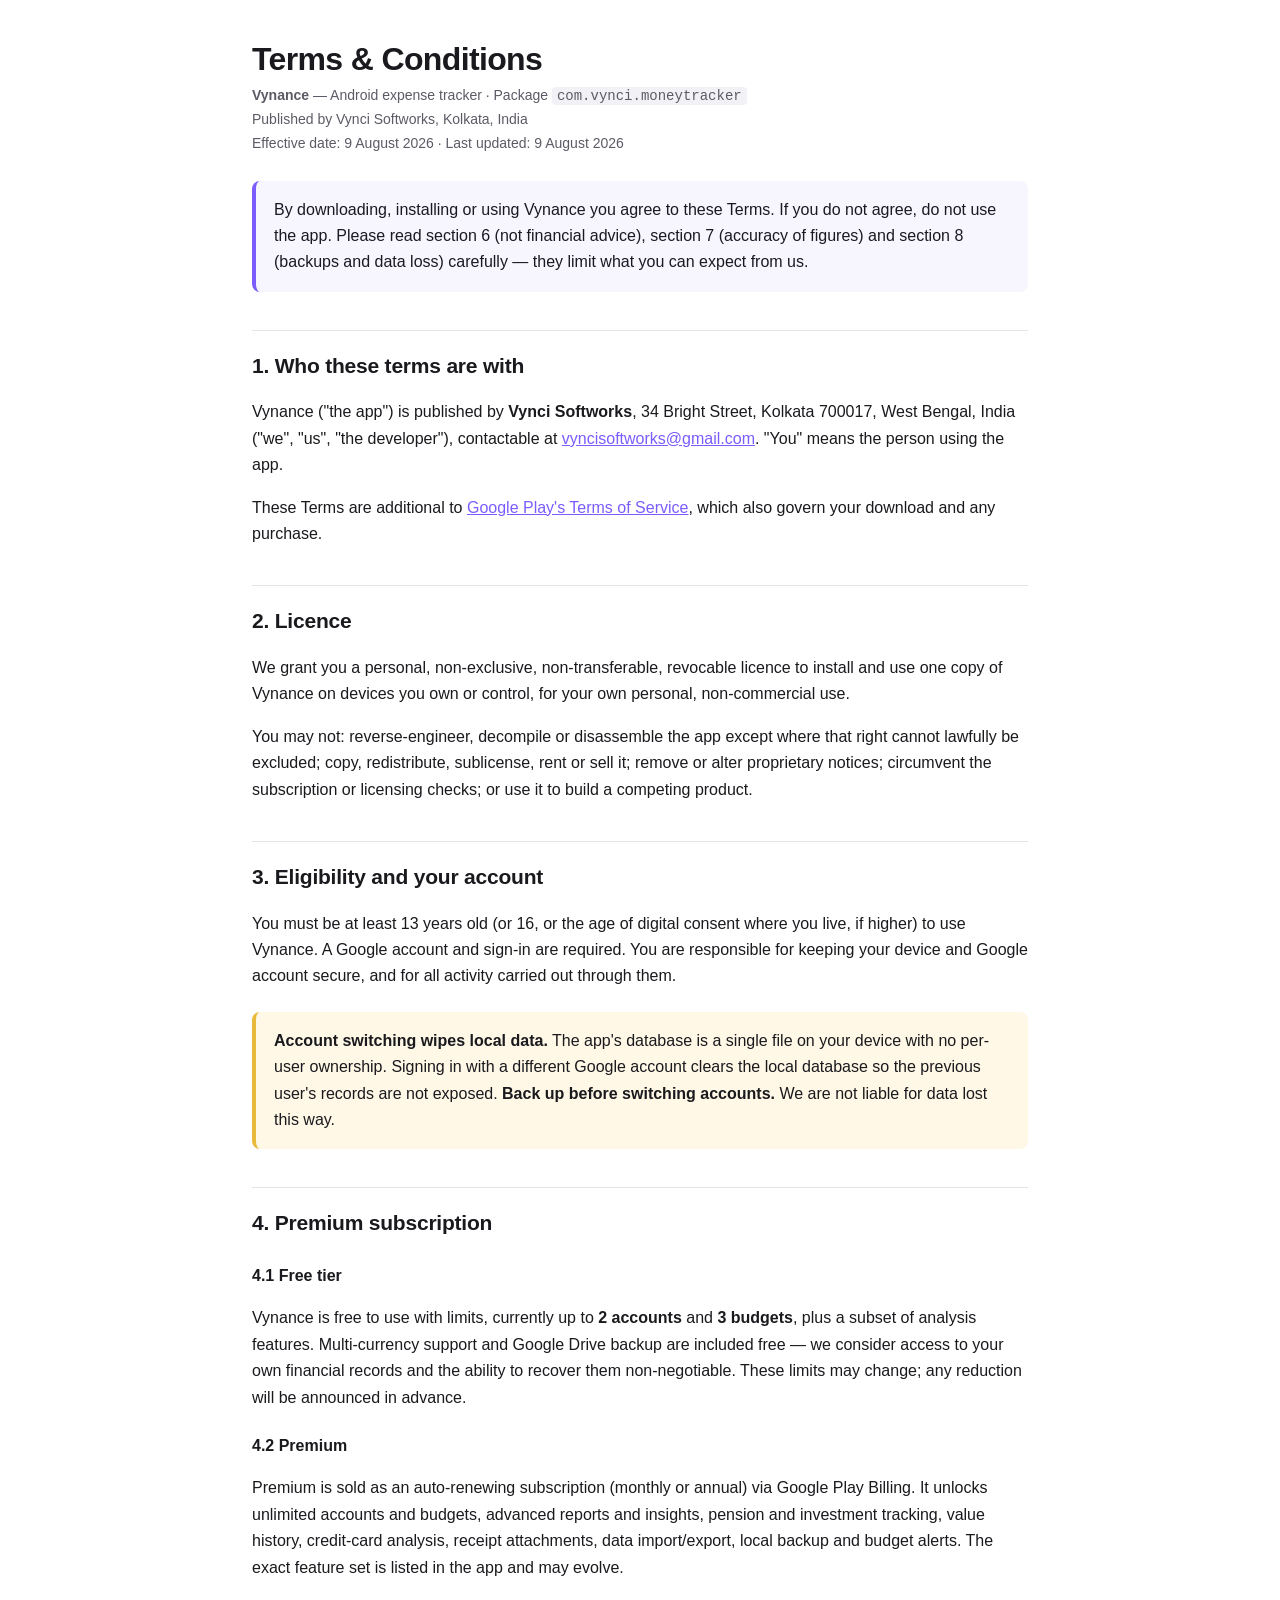
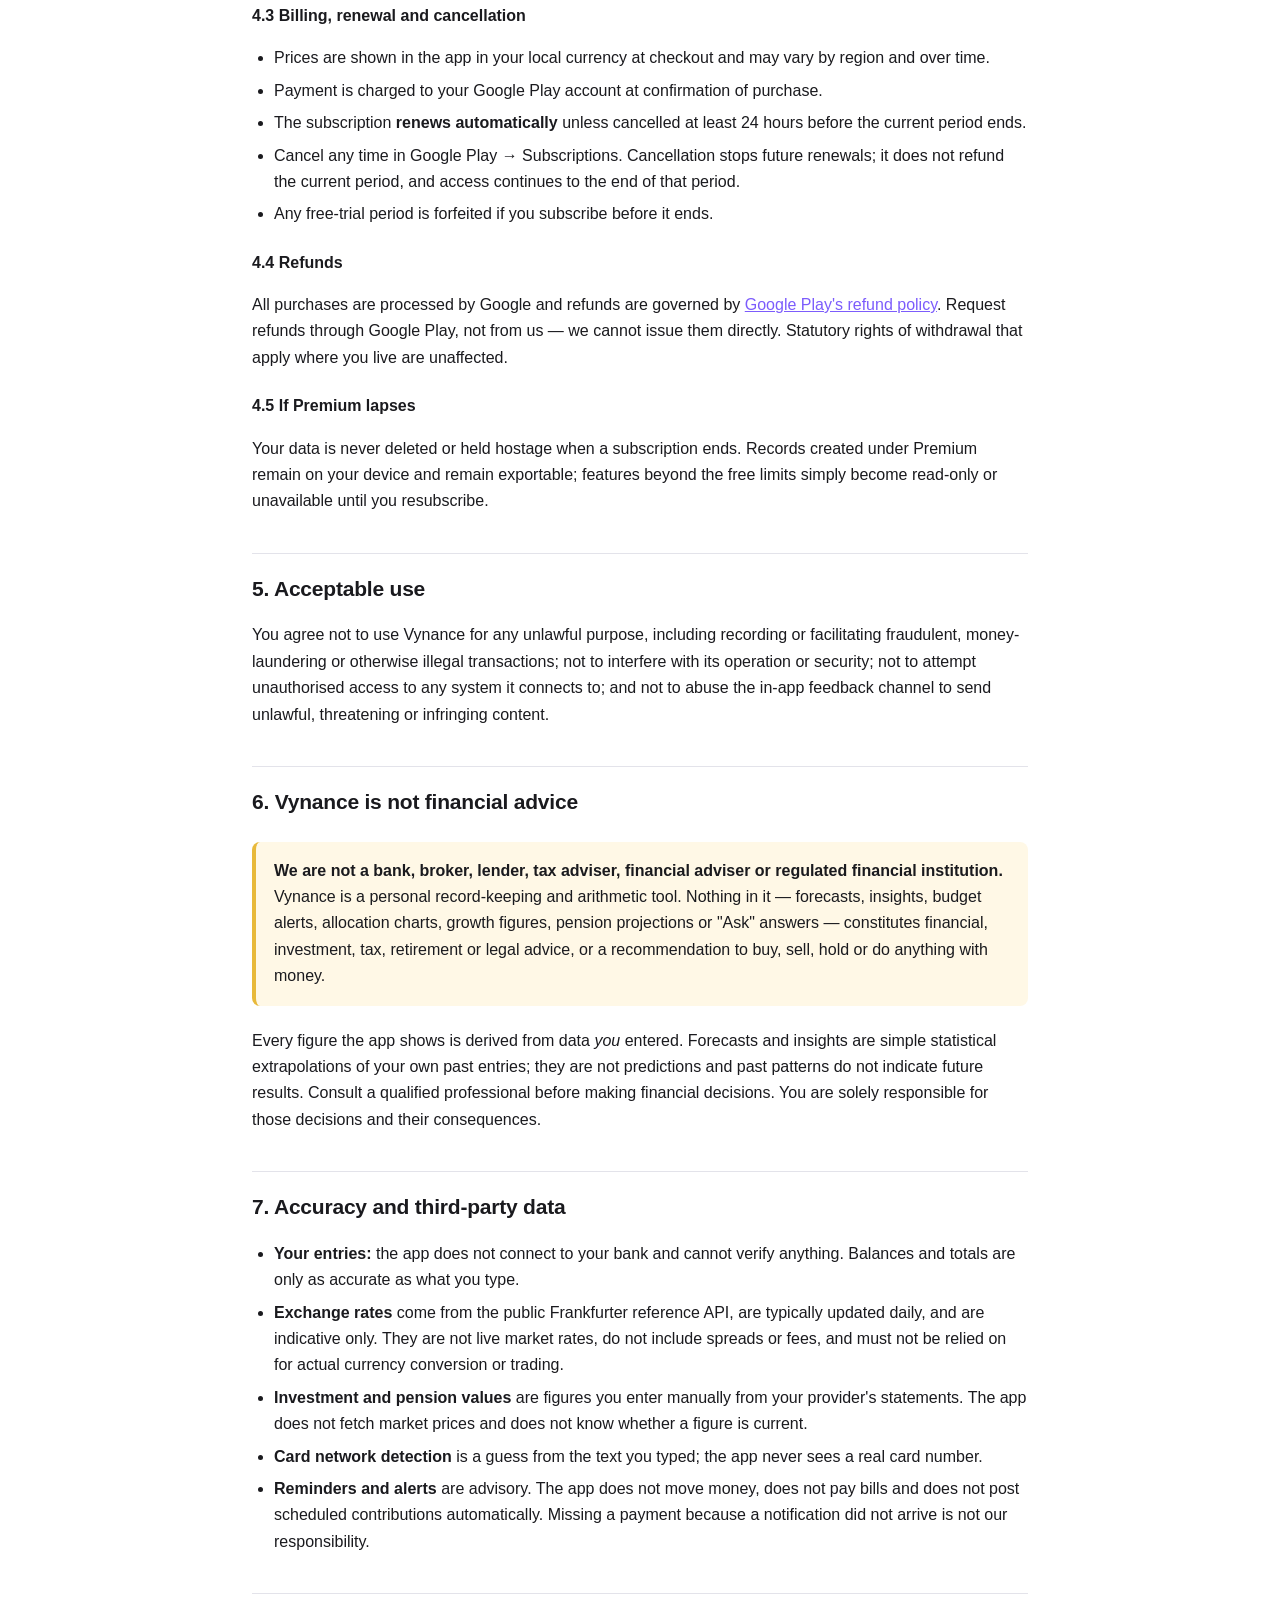
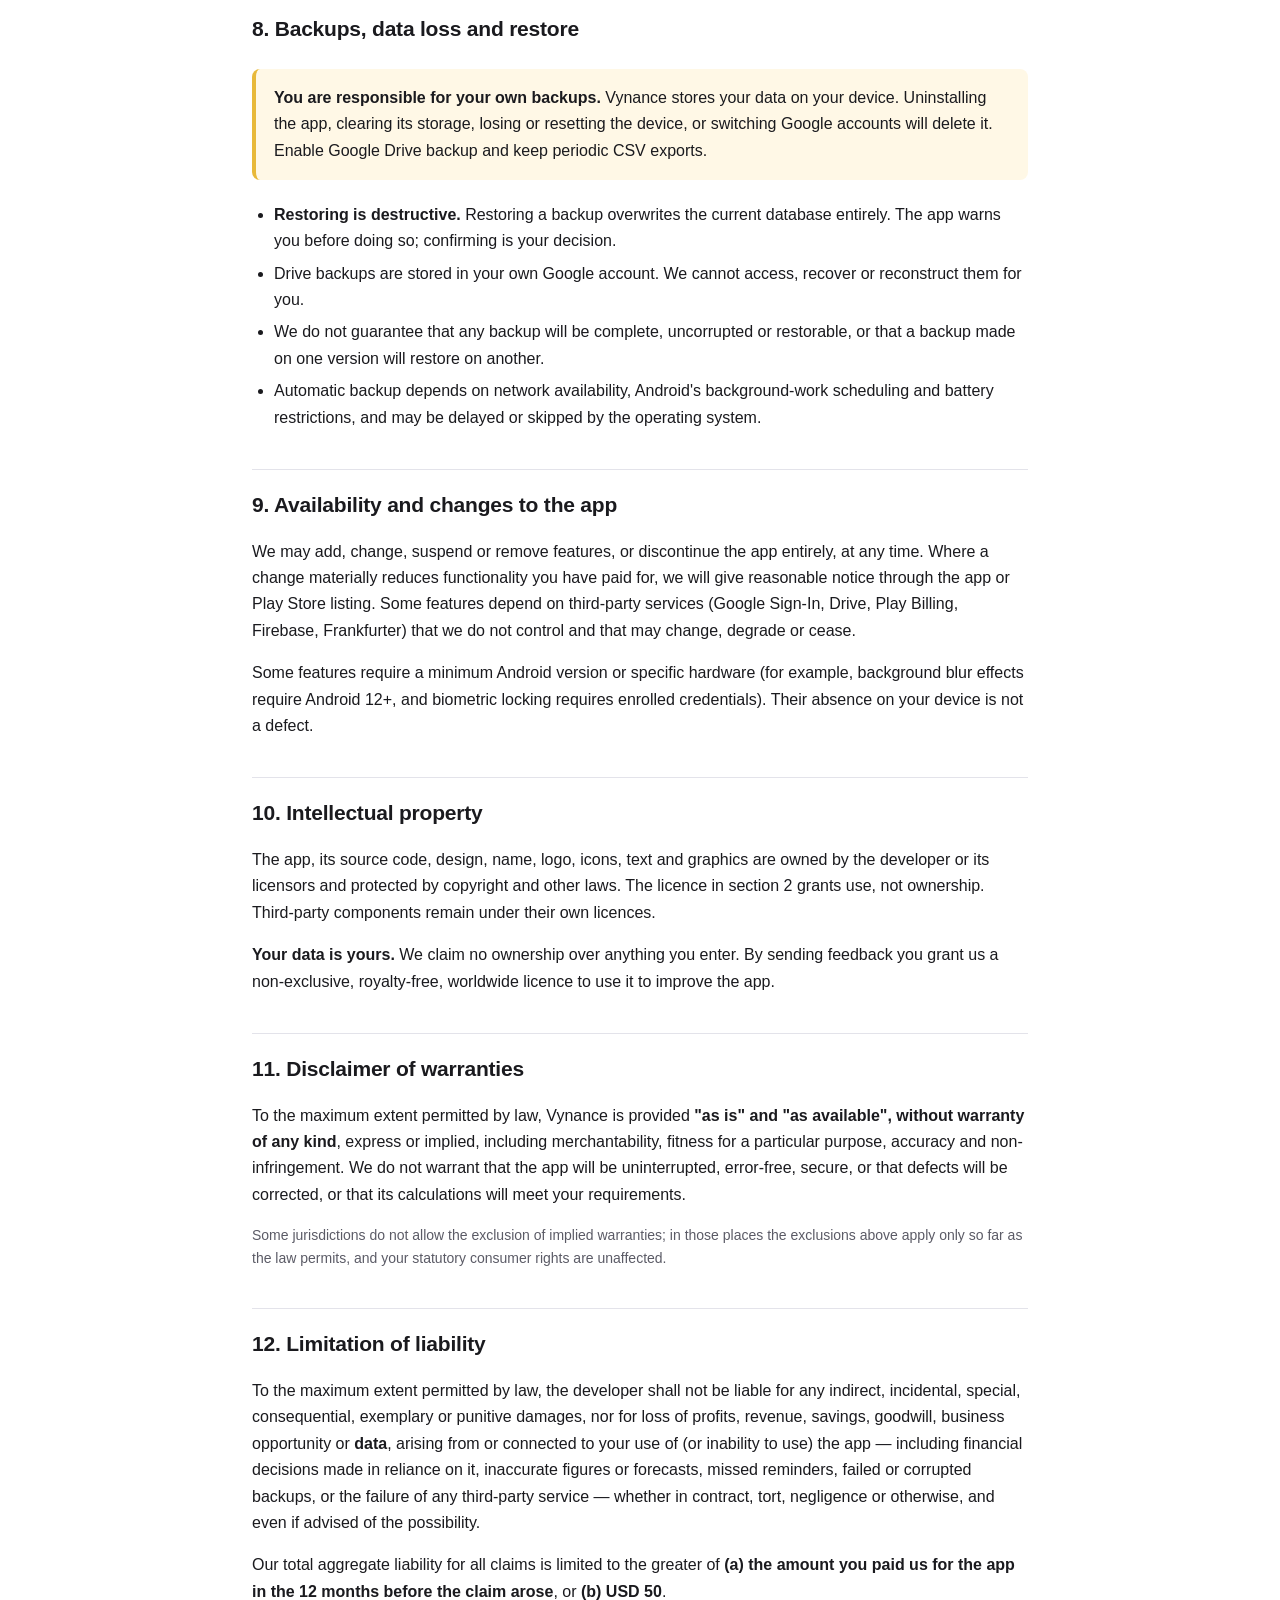
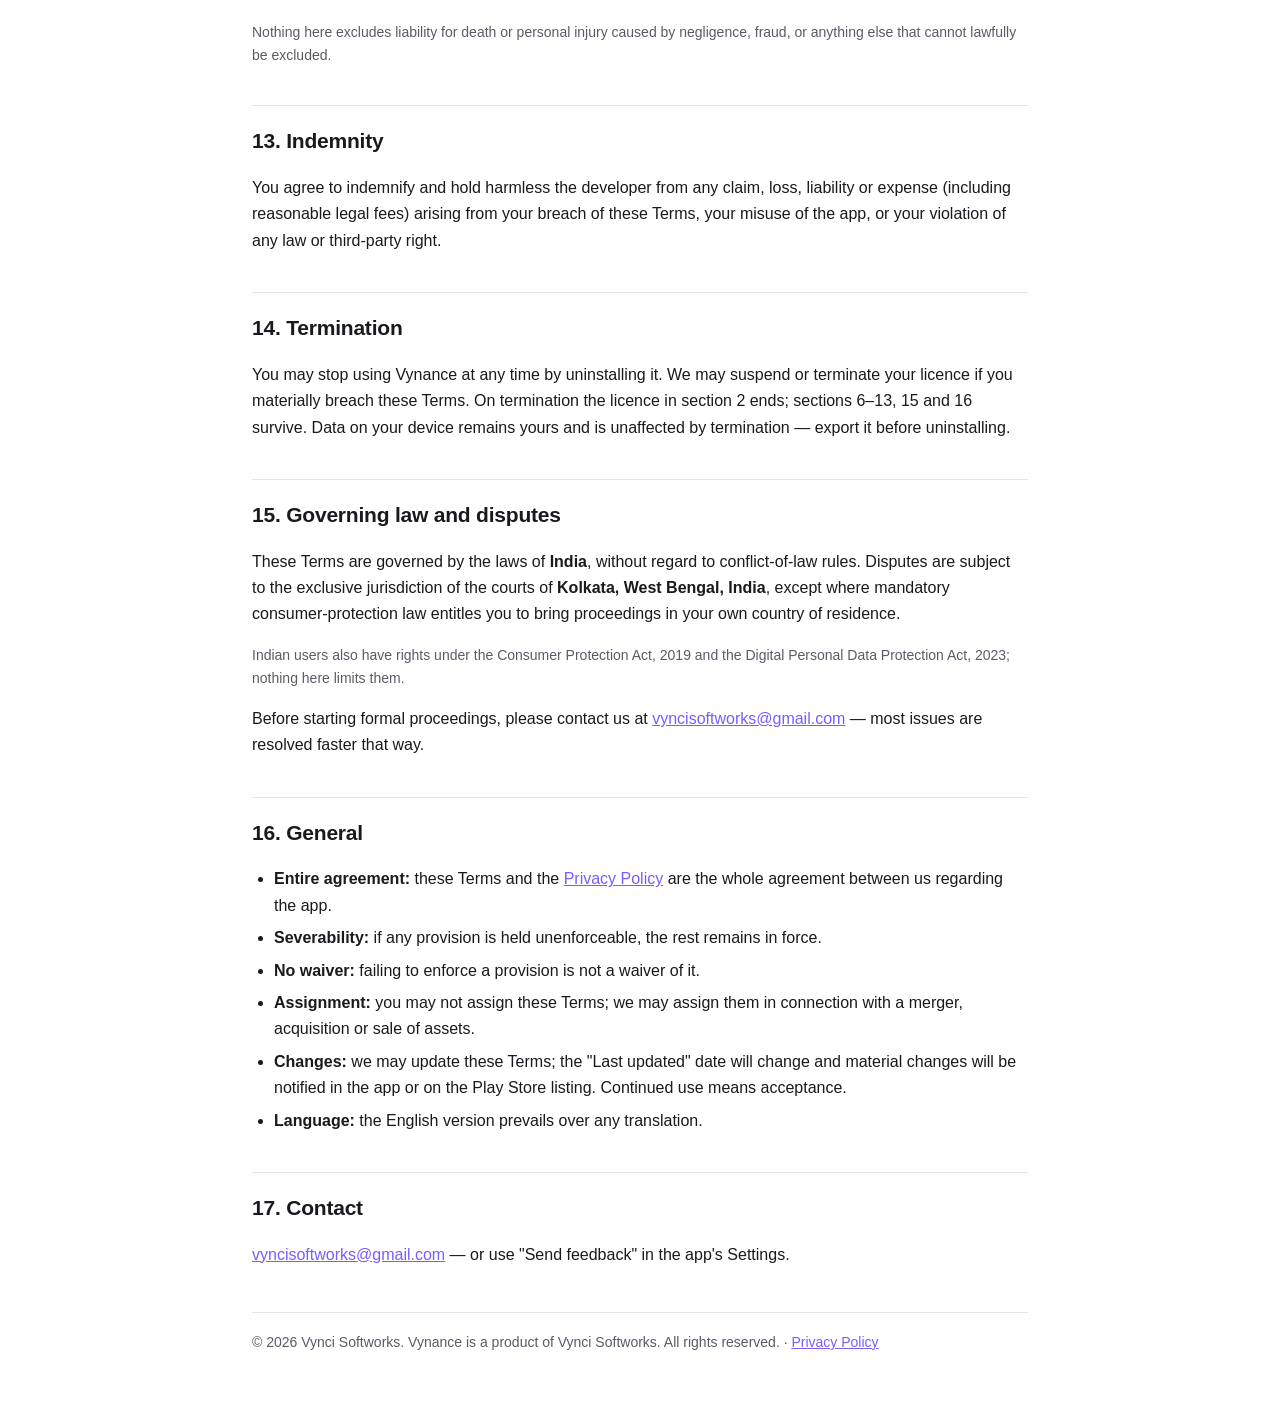
<file: terms-and-conditions.html>
<!DOCTYPE html>
<html lang="en">
<head>
<meta charset="utf-8">
<meta name="viewport" content="width=device-width, initial-scale=1">
<title>Terms &amp; Conditions &mdash; Vynance</title>
<style>
  :root{--ink:#1a1a1e;--muted:#5b5b66;--line:#e3e3ea;--brand:#7C5CFC;--bg:#ffffff;--soft:#f7f6ff;--warn:#fff8e6;--warnline:#e8b93a}
  *{box-sizing:border-box}
  body{margin:0;padding:0;background:var(--bg);color:var(--ink);
       font:16px/1.65 -apple-system,BlinkMacSystemFont,"Segoe UI",Roboto,Arial,sans-serif}
  .wrap{max-width:820px;margin:0 auto;padding:40px 22px 72px}
  h1{font-size:32px;line-height:1.2;margin:0 0 6px;letter-spacing:-.02em}
  h2{font-size:21px;margin:38px 0 10px;padding-top:18px;border-top:1px solid var(--line);letter-spacing:-.01em}
  h3{font-size:16px;margin:22px 0 6px}
  .meta{color:var(--muted);font-size:14px;margin:0 0 26px}
  .lead{background:var(--soft);border-left:4px solid var(--brand);padding:16px 18px;border-radius:8px;margin:22px 0}
  .lead p{margin:0}
  .warn{background:var(--warn);border-left:4px solid var(--warnline);padding:16px 18px;border-radius:8px;margin:22px 0}
  .warn p{margin:0}
  ul{padding-left:22px}
  li{margin:6px 0}
  table{width:100%;border-collapse:collapse;margin:14px 0;font-size:14.5px}
  th,td{border:1px solid var(--line);padding:9px 11px;text-align:left;vertical-align:top}
  th{background:#faf9ff;font-weight:600}
  code{background:#f2f2f6;padding:1px 5px;border-radius:4px;font-size:14px}
  a{color:var(--brand)}
  .note{font-size:14px;color:var(--muted)}
  footer{margin-top:44px;padding-top:18px;border-top:1px solid var(--line);font-size:14px;color:var(--muted)}
  @media(max-width:600px){h1{font-size:26px}.wrap{padding:26px 16px 56px}}
</style>
</head>
<body>
<div class="wrap">

<h1>Terms &amp; Conditions</h1>
<p class="meta"><strong>Vynance</strong> &mdash; Android expense tracker &middot; Package <code>com.vynci.moneytracker</code><br>
Published by Vynci Softworks, Kolkata, India<br>
Effective date: 9 August 2026 &middot; Last updated: 9 August 2026</p>

<div class="lead">
<p>By downloading, installing or using Vynance you agree to these Terms. If you do not agree, do not use the app. Please read section 6 (not financial advice), section 7 (accuracy of figures) and section 8 (backups and data loss) carefully &mdash; they limit what you can expect from us.</p>
</div>

<h2>1. Who these terms are with</h2>
<p>Vynance ("the app") is published by <strong>Vynci Softworks</strong>, 34 Bright Street, Kolkata 700017, West Bengal, India ("we", "us", "the developer"), contactable at <a href="mailto:vyncisoftworks@gmail.com">vyncisoftworks@gmail.com</a>. "You" means the person using the app.</p>
<p>These Terms are additional to <a href="https://play.google.com/intl/en/about/play-terms/" target="_blank" rel="noopener">Google Play's Terms of Service</a>, which also govern your download and any purchase.</p>

<h2>2. Licence</h2>
<p>We grant you a personal, non-exclusive, non-transferable, revocable licence to install and use one copy of Vynance on devices you own or control, for your own personal, non-commercial use.</p>
<p>You may not: reverse-engineer, decompile or disassemble the app except where that right cannot lawfully be excluded; copy, redistribute, sublicense, rent or sell it; remove or alter proprietary notices; circumvent the subscription or licensing checks; or use it to build a competing product.</p>

<h2>3. Eligibility and your account</h2>
<p>You must be at least 13 years old (or 16, or the age of digital consent where you live, if higher) to use Vynance. A Google account and sign-in are required. You are responsible for keeping your device and Google account secure, and for all activity carried out through them.</p>
<div class="warn">
<p><strong>Account switching wipes local data.</strong> The app's database is a single file on your device with no per-user ownership. Signing in with a different Google account clears the local database so the previous user's records are not exposed. <strong>Back up before switching accounts.</strong> We are not liable for data lost this way.</p>
</div>

<h2>4. Premium subscription</h2>

<h3>4.1 Free tier</h3>
<p>Vynance is free to use with limits, currently up to <strong>2 accounts</strong> and <strong>3 budgets</strong>, plus a subset of analysis features. Multi-currency support and Google Drive backup are included free &mdash; we consider access to your own financial records and the ability to recover them non-negotiable. These limits may change; any reduction will be announced in advance.</p>

<h3>4.2 Premium</h3>
<p>Premium is sold as an auto-renewing subscription (monthly or annual) via Google Play Billing. It unlocks unlimited accounts and budgets, advanced reports and insights, pension and investment tracking, value history, credit-card analysis, receipt attachments, data import/export, local backup and budget alerts. The exact feature set is listed in the app and may evolve.</p>

<h3>4.3 Billing, renewal and cancellation</h3>
<ul>
  <li>Prices are shown in the app in your local currency at checkout and may vary by region and over time.</li>
  <li>Payment is charged to your Google Play account at confirmation of purchase.</li>
  <li>The subscription <strong>renews automatically</strong> unless cancelled at least 24 hours before the current period ends.</li>
  <li>Cancel any time in Google Play &rarr; Subscriptions. Cancellation stops future renewals; it does not refund the current period, and access continues to the end of that period.</li>
  <li>Any free-trial period is forfeited if you subscribe before it ends.</li>
</ul>

<h3>4.4 Refunds</h3>
<p>All purchases are processed by Google and refunds are governed by <a href="https://support.google.com/googleplay/answer/2479637" target="_blank" rel="noopener">Google Play's refund policy</a>. Request refunds through Google Play, not from us &mdash; we cannot issue them directly. Statutory rights of withdrawal that apply where you live are unaffected.</p>

<h3>4.5 If Premium lapses</h3>
<p>Your data is never deleted or held hostage when a subscription ends. Records created under Premium remain on your device and remain exportable; features beyond the free limits simply become read-only or unavailable until you resubscribe.</p>

<h2>5. Acceptable use</h2>
<p>You agree not to use Vynance for any unlawful purpose, including recording or facilitating fraudulent, money-laundering or otherwise illegal transactions; not to interfere with its operation or security; not to attempt unauthorised access to any system it connects to; and not to abuse the in-app feedback channel to send unlawful, threatening or infringing content.</p>

<h2>6. Vynance is not financial advice</h2>
<div class="warn">
<p><strong>We are not a bank, broker, lender, tax adviser, financial adviser or regulated financial institution.</strong> Vynance is a personal record-keeping and arithmetic tool. Nothing in it &mdash; forecasts, insights, budget alerts, allocation charts, growth figures, pension projections or "Ask" answers &mdash; constitutes financial, investment, tax, retirement or legal advice, or a recommendation to buy, sell, hold or do anything with money.</p>
</div>
<p>Every figure the app shows is derived from data <em>you</em> entered. Forecasts and insights are simple statistical extrapolations of your own past entries; they are not predictions and past patterns do not indicate future results. Consult a qualified professional before making financial decisions. You are solely responsible for those decisions and their consequences.</p>

<h2>7. Accuracy and third-party data</h2>
<ul>
  <li><strong>Your entries:</strong> the app does not connect to your bank and cannot verify anything. Balances and totals are only as accurate as what you type.</li>
  <li><strong>Exchange rates</strong> come from the public Frankfurter reference API, are typically updated daily, and are indicative only. They are not live market rates, do not include spreads or fees, and must not be relied on for actual currency conversion or trading.</li>
  <li><strong>Investment and pension values</strong> are figures you enter manually from your provider's statements. The app does not fetch market prices and does not know whether a figure is current.</li>
  <li><strong>Card network detection</strong> is a guess from the text you typed; the app never sees a real card number.</li>
  <li><strong>Reminders and alerts</strong> are advisory. The app does not move money, does not pay bills and does not post scheduled contributions automatically. Missing a payment because a notification did not arrive is not our responsibility.</li>
</ul>

<h2>8. Backups, data loss and restore</h2>
<div class="warn">
<p><strong>You are responsible for your own backups.</strong> Vynance stores your data on your device. Uninstalling the app, clearing its storage, losing or resetting the device, or switching Google accounts will delete it. Enable Google Drive backup and keep periodic CSV exports.</p>
</div>
<ul>
  <li><strong>Restoring is destructive.</strong> Restoring a backup overwrites the current database entirely. The app warns you before doing so; confirming is your decision.</li>
  <li>Drive backups are stored in your own Google account. We cannot access, recover or reconstruct them for you.</li>
  <li>We do not guarantee that any backup will be complete, uncorrupted or restorable, or that a backup made on one version will restore on another.</li>
  <li>Automatic backup depends on network availability, Android's background-work scheduling and battery restrictions, and may be delayed or skipped by the operating system.</li>
</ul>

<h2>9. Availability and changes to the app</h2>
<p>We may add, change, suspend or remove features, or discontinue the app entirely, at any time. Where a change materially reduces functionality you have paid for, we will give reasonable notice through the app or Play Store listing. Some features depend on third-party services (Google Sign-In, Drive, Play Billing, Firebase, Frankfurter) that we do not control and that may change, degrade or cease.</p>
<p>Some features require a minimum Android version or specific hardware (for example, background blur effects require Android 12+, and biometric locking requires enrolled credentials). Their absence on your device is not a defect.</p>

<h2>10. Intellectual property</h2>
<p>The app, its source code, design, name, logo, icons, text and graphics are owned by the developer or its licensors and protected by copyright and other laws. The licence in section 2 grants use, not ownership. Third-party components remain under their own licences.</p>
<p><strong>Your data is yours.</strong> We claim no ownership over anything you enter. By sending feedback you grant us a non-exclusive, royalty-free, worldwide licence to use it to improve the app.</p>

<h2>11. Disclaimer of warranties</h2>
<p>To the maximum extent permitted by law, Vynance is provided <strong>"as is" and "as available", without warranty of any kind</strong>, express or implied, including merchantability, fitness for a particular purpose, accuracy and non-infringement. We do not warrant that the app will be uninterrupted, error-free, secure, or that defects will be corrected, or that its calculations will meet your requirements.</p>
<p class="note">Some jurisdictions do not allow the exclusion of implied warranties; in those places the exclusions above apply only so far as the law permits, and your statutory consumer rights are unaffected.</p>

<h2>12. Limitation of liability</h2>
<p>To the maximum extent permitted by law, the developer shall not be liable for any indirect, incidental, special, consequential, exemplary or punitive damages, nor for loss of profits, revenue, savings, goodwill, business opportunity or <strong>data</strong>, arising from or connected to your use of (or inability to use) the app &mdash; including financial decisions made in reliance on it, inaccurate figures or forecasts, missed reminders, failed or corrupted backups, or the failure of any third-party service &mdash; whether in contract, tort, negligence or otherwise, and even if advised of the possibility.</p>
<p>Our total aggregate liability for all claims is limited to the greater of <strong>(a) the amount you paid us for the app in the 12 months before the claim arose</strong>, or <strong>(b) USD 50</strong>.</p>
<p class="note">Nothing here excludes liability for death or personal injury caused by negligence, fraud, or anything else that cannot lawfully be excluded.</p>

<h2>13. Indemnity</h2>
<p>You agree to indemnify and hold harmless the developer from any claim, loss, liability or expense (including reasonable legal fees) arising from your breach of these Terms, your misuse of the app, or your violation of any law or third-party right.</p>

<h2>14. Termination</h2>
<p>You may stop using Vynance at any time by uninstalling it. We may suspend or terminate your licence if you materially breach these Terms. On termination the licence in section 2 ends; sections 6&ndash;13, 15 and 16 survive. Data on your device remains yours and is unaffected by termination &mdash; export it before uninstalling.</p>

<h2>15. Governing law and disputes</h2>
<p>These Terms are governed by the laws of <strong>India</strong>, without regard to conflict-of-law rules. Disputes are subject to the exclusive jurisdiction of the courts of <strong>Kolkata, West Bengal, India</strong>, except where mandatory consumer-protection law entitles you to bring proceedings in your own country of residence.</p>
<p class="note">Indian users also have rights under the Consumer Protection Act, 2019 and the Digital Personal Data Protection Act, 2023; nothing here limits them.</p>
<p>Before starting formal proceedings, please contact us at <a href="mailto:vyncisoftworks@gmail.com">vyncisoftworks@gmail.com</a> &mdash; most issues are resolved faster that way.</p>

<h2>16. General</h2>
<ul>
  <li><strong>Entire agreement:</strong> these Terms and the <a href="privacy-policy.html">Privacy Policy</a> are the whole agreement between us regarding the app.</li>
  <li><strong>Severability:</strong> if any provision is held unenforceable, the rest remains in force.</li>
  <li><strong>No waiver:</strong> failing to enforce a provision is not a waiver of it.</li>
  <li><strong>Assignment:</strong> you may not assign these Terms; we may assign them in connection with a merger, acquisition or sale of assets.</li>
  <li><strong>Changes:</strong> we may update these Terms; the "Last updated" date will change and material changes will be notified in the app or on the Play Store listing. Continued use means acceptance.</li>
  <li><strong>Language:</strong> the English version prevails over any translation.</li>
</ul>

<h2>17. Contact</h2>
<p><a href="mailto:vyncisoftworks@gmail.com">vyncisoftworks@gmail.com</a> &mdash; or use "Send feedback" in the app's Settings.</p>

<footer>&copy; 2026 Vynci Softworks. Vynance is a product of Vynci Softworks. All rights reserved. &middot; <a href="privacy-policy.html">Privacy Policy</a></footer>

</div>
</body>
</html>
</file>
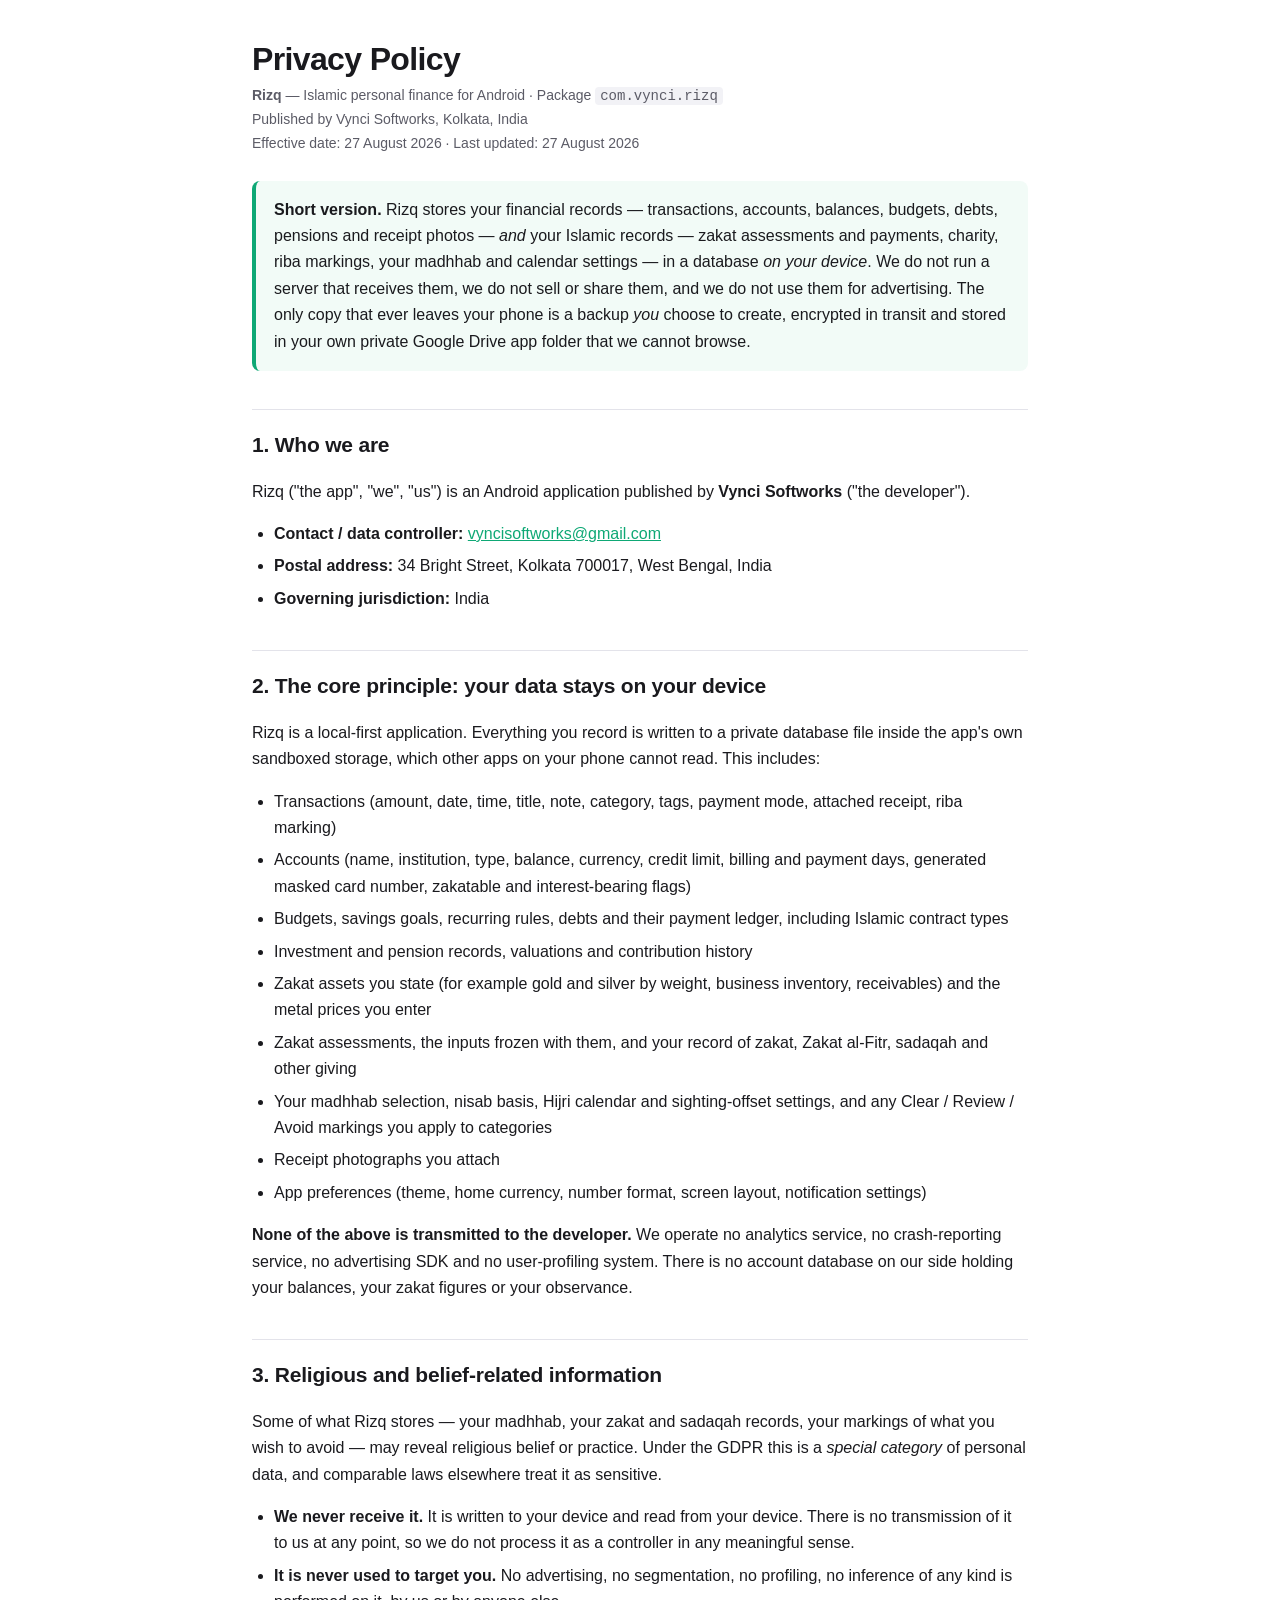
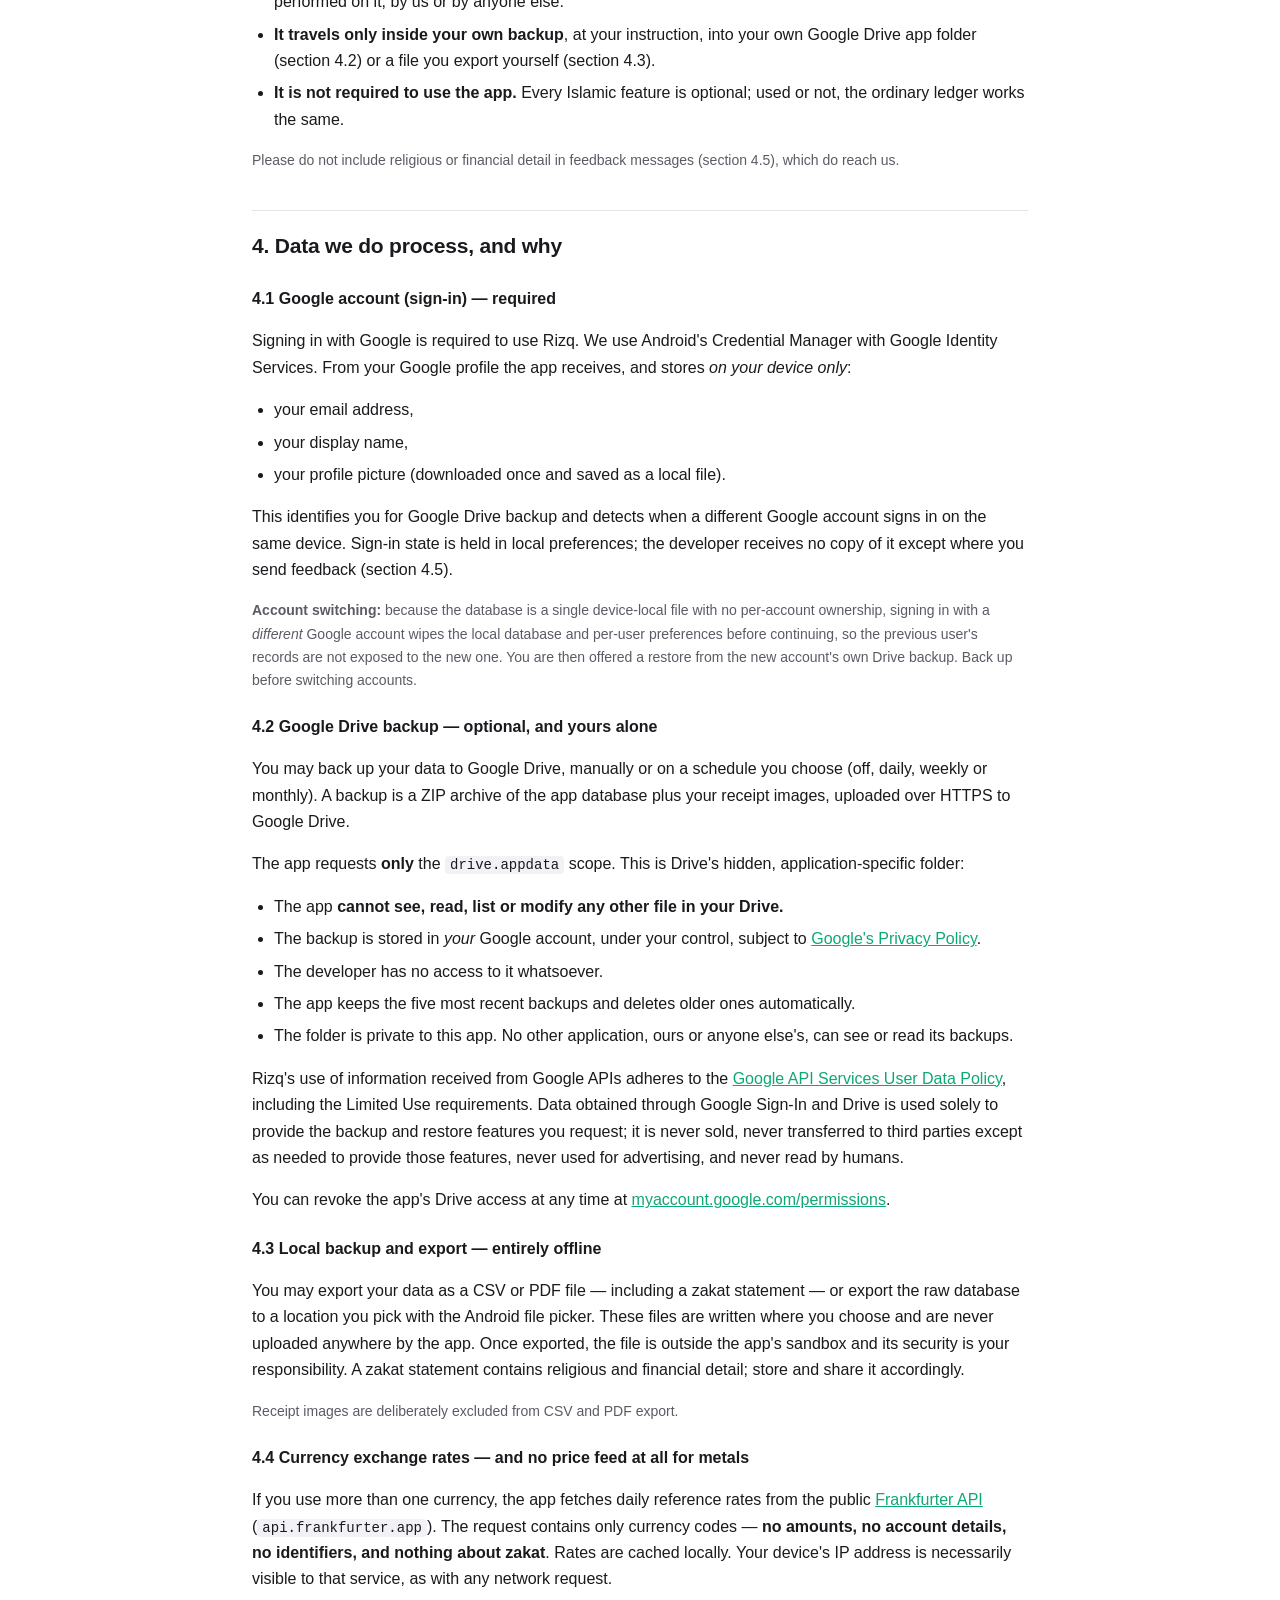
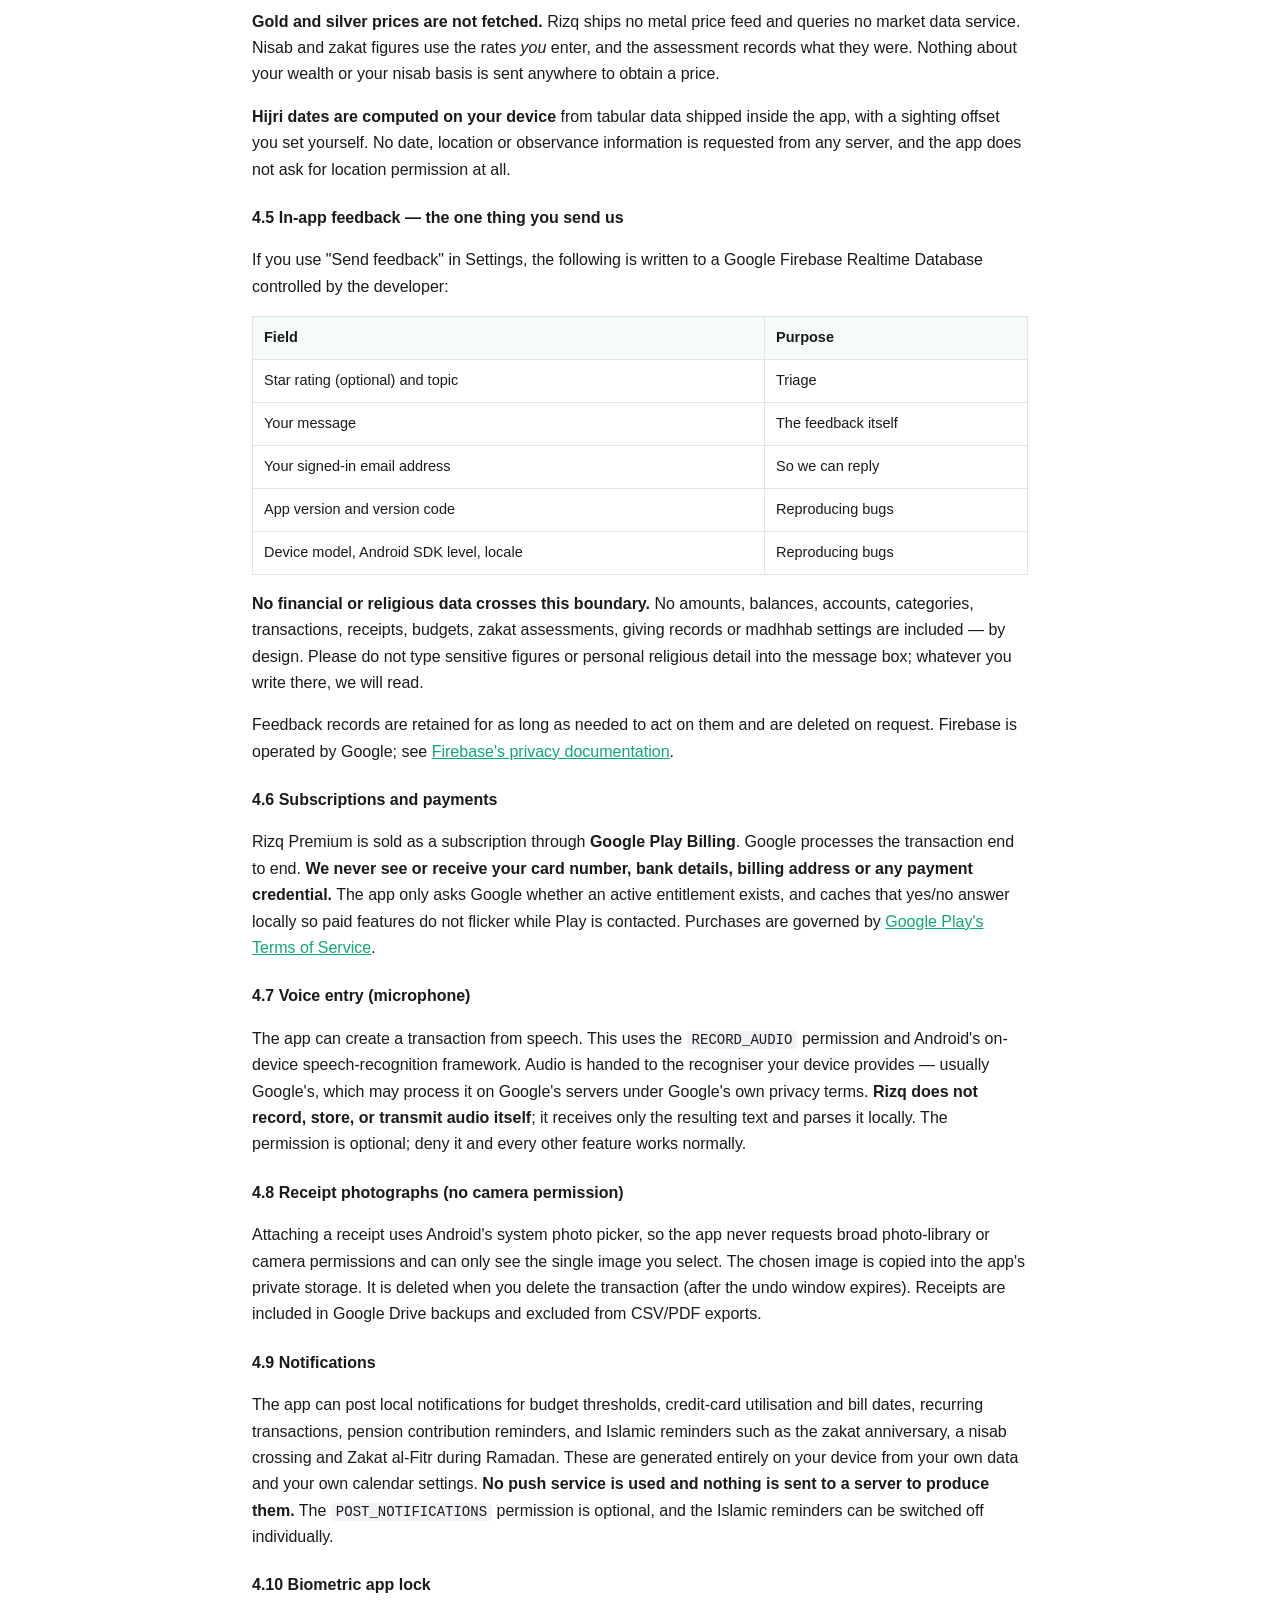
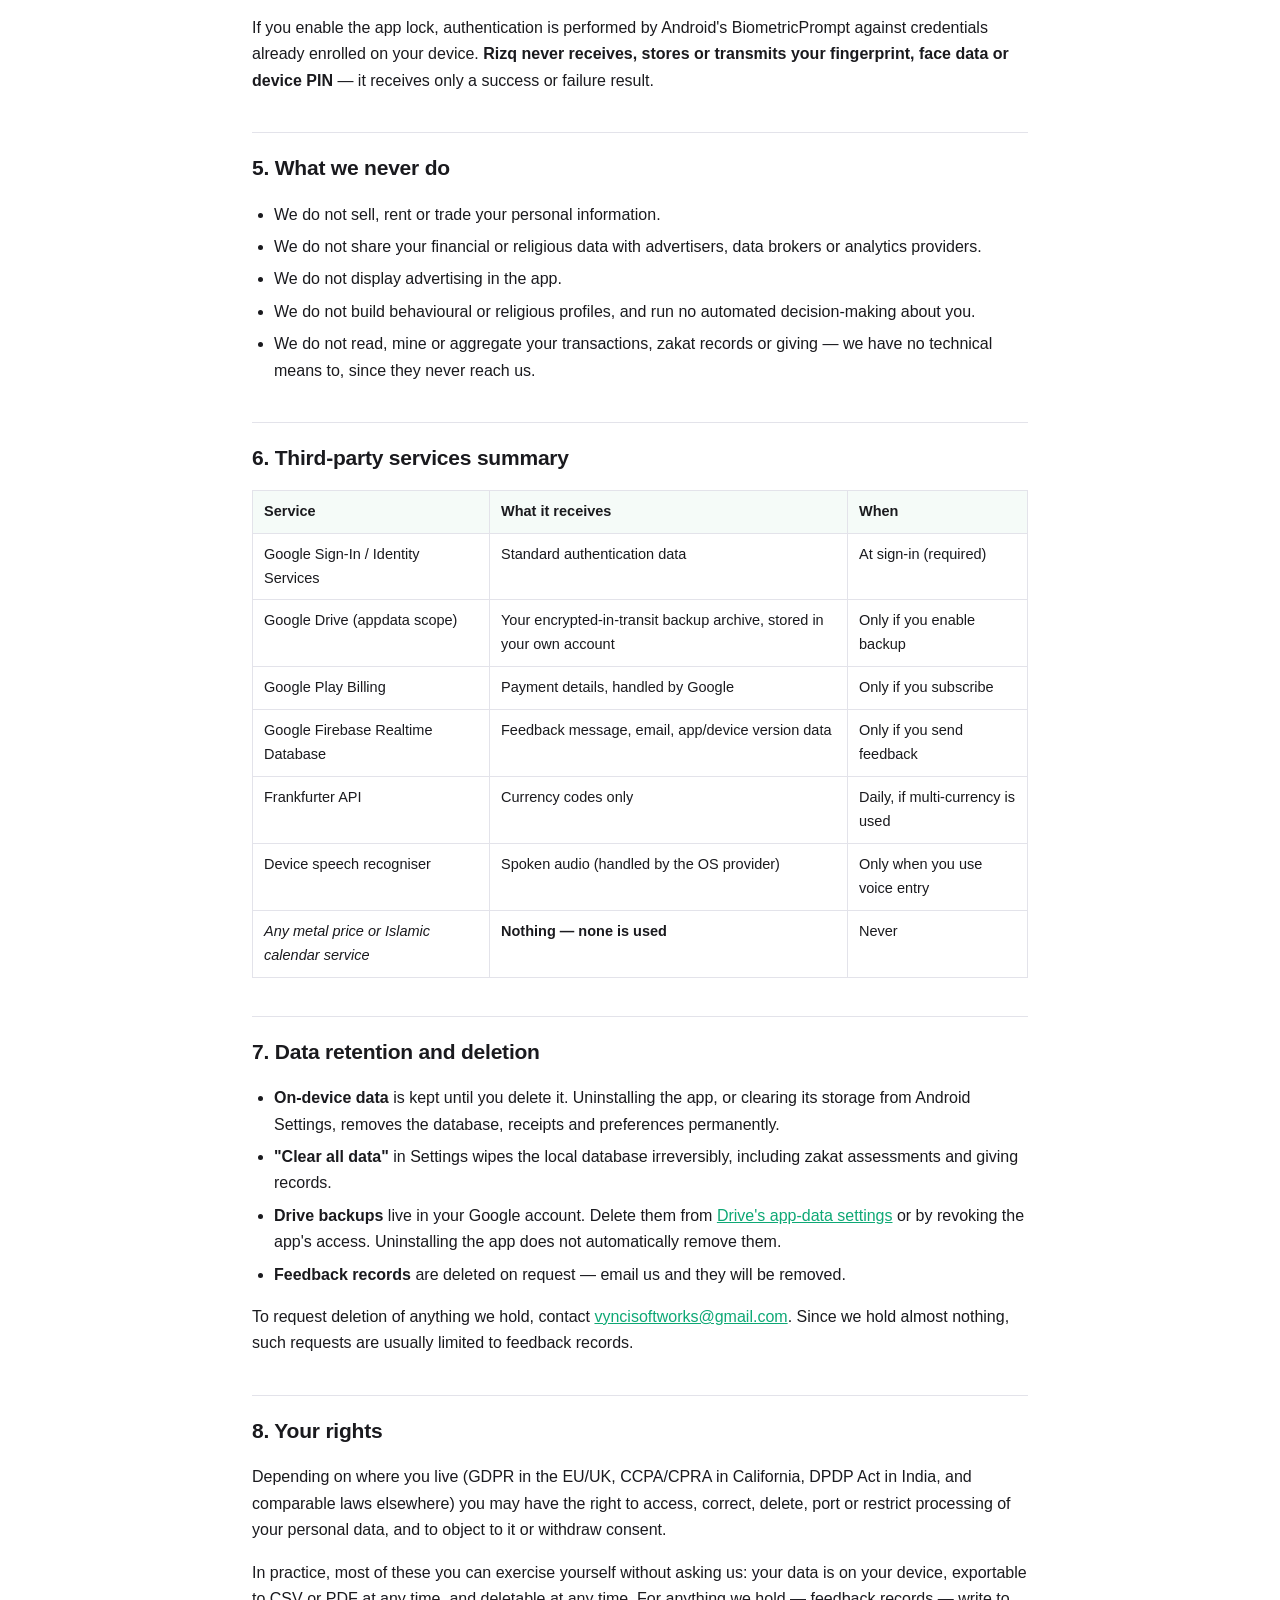
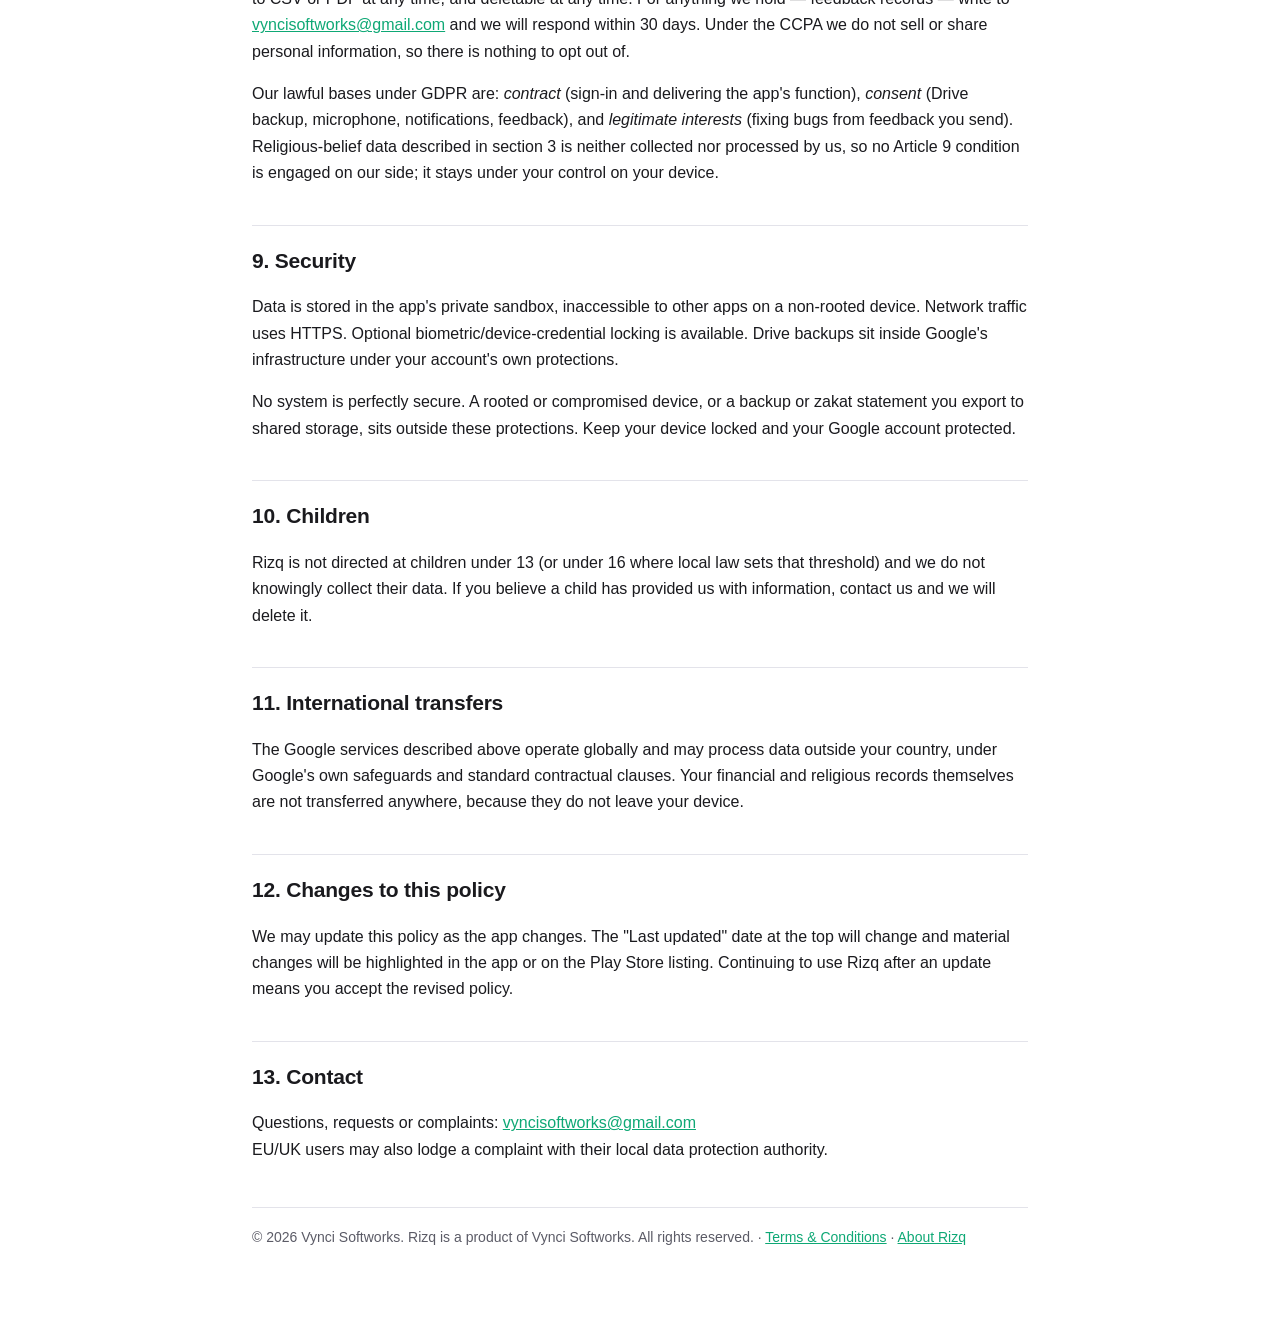
<file: rizq/privacy-policy.html>
<!DOCTYPE html>
<html lang="en">
<head>
<meta charset="utf-8">
<meta name="viewport" content="width=device-width, initial-scale=1">
<title>Privacy Policy &mdash; Rizq</title>
<meta name="description" content="Privacy Policy for Rizq, the Islamic personal finance app for Android by Vynci Softworks. Financial and religious records stay on your device.">
<link rel="canonical" href="https://vynci.sbs/rizq/privacy-policy.html">
<link rel="icon" href="/rizq/favicon.ico" sizes="any">
<link rel="icon" type="image/png" sizes="32x32" href="/rizq/favicon-32.png">
<link rel="icon" type="image/png" sizes="16x16" href="/rizq/favicon-16.png">
<link rel="apple-touch-icon" href="/rizq/apple-touch-icon.png">
<style>
  :root{--ink:#1a1a1e;--muted:#5b5b66;--line:#e3e3ea;--brand:#0EA875;--bg:#ffffff;--soft:#f2fbf7}
  *{box-sizing:border-box}
  body{margin:0;padding:0;background:var(--bg);color:var(--ink);
       font:16px/1.65 -apple-system,BlinkMacSystemFont,"Segoe UI",Roboto,Arial,sans-serif}
  .wrap{max-width:820px;margin:0 auto;padding:40px 22px 72px}
  h1{font-size:32px;line-height:1.2;margin:0 0 6px;letter-spacing:-.02em}
  h2{font-size:21px;margin:38px 0 10px;padding-top:18px;border-top:1px solid var(--line);letter-spacing:-.01em}
  h3{font-size:16px;margin:22px 0 6px}
  p,li{color:var(--ink)}
  .meta{color:var(--muted);font-size:14px;margin:0 0 26px}
  .lead{background:var(--soft);border-left:4px solid var(--brand);padding:16px 18px;border-radius:8px;margin:22px 0}
  .lead p{margin:0}
  ul{padding-left:22px}
  li{margin:6px 0}
  table{width:100%;border-collapse:collapse;margin:14px 0;font-size:14.5px}
  th,td{border:1px solid var(--line);padding:9px 11px;text-align:left;vertical-align:top}
  th{background:#f5fbf8;font-weight:600}
  code{background:#f2f2f6;padding:1px 5px;border-radius:4px;font-size:14px}
  a{color:var(--brand)}
  .note{font-size:14px;color:var(--muted)}
  footer{margin-top:44px;padding-top:18px;border-top:1px solid var(--line);font-size:14px;color:var(--muted)}
  @media(max-width:600px){h1{font-size:26px}.wrap{padding:26px 16px 56px}}
</style>
<link rel="icon" href="/favicon.ico" sizes="any">
<link rel="icon" type="image/png" sizes="32x32" href="/favicon-32.png">
<link rel="icon" type="image/png" sizes="16x16" href="/favicon-16.png">
<link rel="apple-touch-icon" href="/apple-touch-icon.png">
<meta name="theme-color" content="#062F24">
</head>
<body>
<div class="wrap">

<h1>Privacy Policy</h1>
<p class="meta"><strong>Rizq</strong> &mdash; Islamic personal finance for Android &middot; Package <code>com.vynci.rizq</code><br>
Published by Vynci Softworks, Kolkata, India<br>
Effective date: 27 August 2026 &middot; Last updated: 27 August 2026</p>

<div class="lead">
<p><strong>Short version.</strong> Rizq stores your financial records &mdash; transactions, accounts, balances, budgets, debts, pensions and receipt photos &mdash; <em>and</em> your Islamic records &mdash; zakat assessments and payments, charity, riba markings, your madhhab and calendar settings &mdash; in a database <em>on your device</em>. We do not run a server that receives them, we do not sell or share them, and we do not use them for advertising. The only copy that ever leaves your phone is a backup <em>you</em> choose to create, encrypted in transit and stored in your own private Google Drive app folder that we cannot browse.</p>
</div>

<h2>1. Who we are</h2>
<p>Rizq ("the app", "we", "us") is an Android application published by <strong>Vynci Softworks</strong> ("the developer").</p>
<ul>
  <li><strong>Contact / data controller:</strong> <a href="mailto:vyncisoftworks@gmail.com">vyncisoftworks@gmail.com</a></li>
  <li><strong>Postal address:</strong> 34 Bright Street, Kolkata 700017, West Bengal, India</li>
  <li><strong>Governing jurisdiction:</strong> India</li>
</ul>

<h2>2. The core principle: your data stays on your device</h2>
<p>Rizq is a local-first application. Everything you record is written to a private database file inside the app's own sandboxed storage, which other apps on your phone cannot read. This includes:</p>
<ul>
  <li>Transactions (amount, date, time, title, note, category, tags, payment mode, attached receipt, riba marking)</li>
  <li>Accounts (name, institution, type, balance, currency, credit limit, billing and payment days, generated masked card number, zakatable and interest-bearing flags)</li>
  <li>Budgets, savings goals, recurring rules, debts and their payment ledger, including Islamic contract types</li>
  <li>Investment and pension records, valuations and contribution history</li>
  <li>Zakat assets you state (for example gold and silver by weight, business inventory, receivables) and the metal prices you enter</li>
  <li>Zakat assessments, the inputs frozen with them, and your record of zakat, Zakat al-Fitr, sadaqah and other giving</li>
  <li>Your madhhab selection, nisab basis, Hijri calendar and sighting-offset settings, and any Clear / Review / Avoid markings you apply to categories</li>
  <li>Receipt photographs you attach</li>
  <li>App preferences (theme, home currency, number format, screen layout, notification settings)</li>
</ul>
<p><strong>None of the above is transmitted to the developer.</strong> We operate no analytics service, no crash-reporting service, no advertising SDK and no user-profiling system. There is no account database on our side holding your balances, your zakat figures or your observance.</p>

<h2>3. Religious and belief-related information</h2>
<p>Some of what Rizq stores &mdash; your madhhab, your zakat and sadaqah records, your markings of what you wish to avoid &mdash; may reveal religious belief or practice. Under the GDPR this is a <em>special category</em> of personal data, and comparable laws elsewhere treat it as sensitive.</p>
<ul>
  <li><strong>We never receive it.</strong> It is written to your device and read from your device. There is no transmission of it to us at any point, so we do not process it as a controller in any meaningful sense.</li>
  <li><strong>It is never used to target you.</strong> No advertising, no segmentation, no profiling, no inference of any kind is performed on it, by us or by anyone else.</li>
  <li><strong>It travels only inside your own backup</strong>, at your instruction, into your own Google Drive app folder (section 4.2) or a file you export yourself (section 4.3).</li>
  <li><strong>It is not required to use the app.</strong> Every Islamic feature is optional; used or not, the ordinary ledger works the same.</li>
</ul>
<p class="note">Please do not include religious or financial detail in feedback messages (section 4.5), which do reach us.</p>

<h2>4. Data we do process, and why</h2>

<h3>4.1 Google account (sign-in) &mdash; required</h3>
<p>Signing in with Google is required to use Rizq. We use Android's Credential Manager with Google Identity Services. From your Google profile the app receives, and stores <em>on your device only</em>:</p>
<ul>
  <li>your email address,</li>
  <li>your display name,</li>
  <li>your profile picture (downloaded once and saved as a local file).</li>
</ul>
<p>This identifies you for Google Drive backup and detects when a different Google account signs in on the same device. Sign-in state is held in local preferences; the developer receives no copy of it except where you send feedback (section 4.5).</p>
<p class="note"><strong>Account switching:</strong> because the database is a single device-local file with no per-account ownership, signing in with a <em>different</em> Google account wipes the local database and per-user preferences before continuing, so the previous user's records are not exposed to the new one. You are then offered a restore from the new account's own Drive backup. Back up before switching accounts.</p>

<h3>4.2 Google Drive backup &mdash; optional, and yours alone</h3>
<p>You may back up your data to Google Drive, manually or on a schedule you choose (off, daily, weekly or monthly). A backup is a ZIP archive of the app database plus your receipt images, uploaded over HTTPS to Google Drive.</p>
<p>The app requests <strong>only</strong> the <code>drive.appdata</code> scope. This is Drive's hidden, application-specific folder:</p>
<ul>
  <li>The app <strong>cannot see, read, list or modify any other file in your Drive.</strong></li>
  <li>The backup is stored in <em>your</em> Google account, under your control, subject to <a href="https://policies.google.com/privacy" target="_blank" rel="noopener">Google's Privacy Policy</a>.</li>
  <li>The developer has no access to it whatsoever.</li>
  <li>The app keeps the five most recent backups and deletes older ones automatically.</li>
  <li>The folder is private to this app. No other application, ours or anyone else's, can see or read its backups.</li>
</ul>
<p>Rizq's use of information received from Google APIs adheres to the <a href="https://developers.google.com/terms/api-services-user-data-policy" target="_blank" rel="noopener">Google API Services User Data Policy</a>, including the Limited Use requirements. Data obtained through Google Sign-In and Drive is used solely to provide the backup and restore features you request; it is never sold, never transferred to third parties except as needed to provide those features, never used for advertising, and never read by humans.</p>
<p>You can revoke the app's Drive access at any time at <a href="https://myaccount.google.com/permissions" target="_blank" rel="noopener">myaccount.google.com/permissions</a>.</p>

<h3>4.3 Local backup and export &mdash; entirely offline</h3>
<p>You may export your data as a CSV or PDF file &mdash; including a zakat statement &mdash; or export the raw database to a location you pick with the Android file picker. These files are written where you choose and are never uploaded anywhere by the app. Once exported, the file is outside the app's sandbox and its security is your responsibility. A zakat statement contains religious and financial detail; store and share it accordingly.</p>
<p class="note">Receipt images are deliberately excluded from CSV and PDF export.</p>

<h3>4.4 Currency exchange rates &mdash; and no price feed at all for metals</h3>
<p>If you use more than one currency, the app fetches daily reference rates from the public <a href="https://frankfurter.app" target="_blank" rel="noopener">Frankfurter API</a> (<code>api.frankfurter.app</code>). The request contains only currency codes &mdash; <strong>no amounts, no account details, no identifiers, and nothing about zakat</strong>. Rates are cached locally. Your device's IP address is necessarily visible to that service, as with any network request.</p>
<p><strong>Gold and silver prices are not fetched.</strong> Rizq ships no metal price feed and queries no market data service. Nisab and zakat figures use the rates <em>you</em> enter, and the assessment records what they were. Nothing about your wealth or your nisab basis is sent anywhere to obtain a price.</p>
<p><strong>Hijri dates are computed on your device</strong> from tabular data shipped inside the app, with a sighting offset you set yourself. No date, location or observance information is requested from any server, and the app does not ask for location permission at all.</p>

<h3>4.5 In-app feedback &mdash; the one thing you send us</h3>
<p>If you use "Send feedback" in Settings, the following is written to a Google Firebase Realtime Database controlled by the developer:</p>
<table>
  <tr><th>Field</th><th>Purpose</th></tr>
  <tr><td>Star rating (optional) and topic</td><td>Triage</td></tr>
  <tr><td>Your message</td><td>The feedback itself</td></tr>
  <tr><td>Your signed-in email address</td><td>So we can reply</td></tr>
  <tr><td>App version and version code</td><td>Reproducing bugs</td></tr>
  <tr><td>Device model, Android SDK level, locale</td><td>Reproducing bugs</td></tr>
</table>
<p><strong>No financial or religious data crosses this boundary.</strong> No amounts, balances, accounts, categories, transactions, receipts, budgets, zakat assessments, giving records or madhhab settings are included &mdash; by design. Please do not type sensitive figures or personal religious detail into the message box; whatever you write there, we will read.</p>
<p>Feedback records are retained for as long as needed to act on them and are deleted on request. Firebase is operated by Google; see <a href="https://firebase.google.com/support/privacy" target="_blank" rel="noopener">Firebase's privacy documentation</a>.</p>

<h3>4.6 Subscriptions and payments</h3>
<p>Rizq Premium is sold as a subscription through <strong>Google Play Billing</strong>. Google processes the transaction end to end. <strong>We never see or receive your card number, bank details, billing address or any payment credential.</strong> The app only asks Google whether an active entitlement exists, and caches that yes/no answer locally so paid features do not flicker while Play is contacted. Purchases are governed by <a href="https://play.google.com/intl/en/about/play-terms/" target="_blank" rel="noopener">Google Play's Terms of Service</a>.</p>

<h3>4.7 Voice entry (microphone)</h3>
<p>The app can create a transaction from speech. This uses the <code>RECORD_AUDIO</code> permission and Android's on-device speech-recognition framework. Audio is handed to the recogniser your device provides &mdash; usually Google's, which may process it on Google's servers under Google's own privacy terms. <strong>Rizq does not record, store, or transmit audio itself</strong>; it receives only the resulting text and parses it locally. The permission is optional; deny it and every other feature works normally.</p>

<h3>4.8 Receipt photographs (no camera permission)</h3>
<p>Attaching a receipt uses Android's system photo picker, so the app never requests broad photo-library or camera permissions and can only see the single image you select. The chosen image is copied into the app's private storage. It is deleted when you delete the transaction (after the undo window expires). Receipts are included in Google Drive backups and excluded from CSV/PDF exports.</p>

<h3>4.9 Notifications</h3>
<p>The app can post local notifications for budget thresholds, credit-card utilisation and bill dates, recurring transactions, pension contribution reminders, and Islamic reminders such as the zakat anniversary, a nisab crossing and Zakat al-Fitr during Ramadan. These are generated entirely on your device from your own data and your own calendar settings. <strong>No push service is used and nothing is sent to a server to produce them.</strong> The <code>POST_NOTIFICATIONS</code> permission is optional, and the Islamic reminders can be switched off individually.</p>

<h3>4.10 Biometric app lock</h3>
<p>If you enable the app lock, authentication is performed by Android's BiometricPrompt against credentials already enrolled on your device. <strong>Rizq never receives, stores or transmits your fingerprint, face data or device PIN</strong> &mdash; it receives only a success or failure result.</p>

<h2>5. What we never do</h2>
<ul>
  <li>We do not sell, rent or trade your personal information.</li>
  <li>We do not share your financial or religious data with advertisers, data brokers or analytics providers.</li>
  <li>We do not display advertising in the app.</li>
  <li>We do not build behavioural or religious profiles, and run no automated decision-making about you.</li>
  <li>We do not read, mine or aggregate your transactions, zakat records or giving &mdash; we have no technical means to, since they never reach us.</li>
</ul>

<h2>6. Third-party services summary</h2>
<table>
  <tr><th>Service</th><th>What it receives</th><th>When</th></tr>
  <tr><td>Google Sign-In / Identity Services</td><td>Standard authentication data</td><td>At sign-in (required)</td></tr>
  <tr><td>Google Drive (appdata scope)</td><td>Your encrypted-in-transit backup archive, stored in your own account</td><td>Only if you enable backup</td></tr>
  <tr><td>Google Play Billing</td><td>Payment details, handled by Google</td><td>Only if you subscribe</td></tr>
  <tr><td>Google Firebase Realtime Database</td><td>Feedback message, email, app/device version data</td><td>Only if you send feedback</td></tr>
  <tr><td>Frankfurter API</td><td>Currency codes only</td><td>Daily, if multi-currency is used</td></tr>
  <tr><td>Device speech recogniser</td><td>Spoken audio (handled by the OS provider)</td><td>Only when you use voice entry</td></tr>
  <tr><td><em>Any metal price or Islamic calendar service</em></td><td><strong>Nothing &mdash; none is used</strong></td><td>Never</td></tr>
</table>

<h2>7. Data retention and deletion</h2>
<ul>
  <li><strong>On-device data</strong> is kept until you delete it. Uninstalling the app, or clearing its storage from Android Settings, removes the database, receipts and preferences permanently.</li>
  <li><strong>"Clear all data"</strong> in Settings wipes the local database irreversibly, including zakat assessments and giving records.</li>
  <li><strong>Drive backups</strong> live in your Google account. Delete them from <a href="https://drive.google.com/drive/u/0/settings" target="_blank" rel="noopener">Drive's app-data settings</a> or by revoking the app's access. Uninstalling the app does not automatically remove them.</li>
  <li><strong>Feedback records</strong> are deleted on request &mdash; email us and they will be removed.</li>
</ul>
<p>To request deletion of anything we hold, contact <a href="mailto:vyncisoftworks@gmail.com">vyncisoftworks@gmail.com</a>. Since we hold almost nothing, such requests are usually limited to feedback records.</p>

<h2>8. Your rights</h2>
<p>Depending on where you live (GDPR in the EU/UK, CCPA/CPRA in California, DPDP Act in India, and comparable laws elsewhere) you may have the right to access, correct, delete, port or restrict processing of your personal data, and to object to it or withdraw consent.</p>
<p>In practice, most of these you can exercise yourself without asking us: your data is on your device, exportable to CSV or PDF at any time, and deletable at any time. For anything we hold &mdash; feedback records &mdash; write to <a href="mailto:vyncisoftworks@gmail.com">vyncisoftworks@gmail.com</a> and we will respond within 30 days. Under the CCPA we do not sell or share personal information, so there is nothing to opt out of.</p>
<p>Our lawful bases under GDPR are: <em>contract</em> (sign-in and delivering the app's function), <em>consent</em> (Drive backup, microphone, notifications, feedback), and <em>legitimate interests</em> (fixing bugs from feedback you send). Religious-belief data described in section 3 is neither collected nor processed by us, so no Article 9 condition is engaged on our side; it stays under your control on your device.</p>

<h2>9. Security</h2>
<p>Data is stored in the app's private sandbox, inaccessible to other apps on a non-rooted device. Network traffic uses HTTPS. Optional biometric/device-credential locking is available. Drive backups sit inside Google's infrastructure under your account's own protections.</p>
<p>No system is perfectly secure. A rooted or compromised device, or a backup or zakat statement you export to shared storage, sits outside these protections. Keep your device locked and your Google account protected.</p>

<h2>10. Children</h2>
<p>Rizq is not directed at children under 13 (or under 16 where local law sets that threshold) and we do not knowingly collect their data. If you believe a child has provided us with information, contact us and we will delete it.</p>

<h2>11. International transfers</h2>
<p>The Google services described above operate globally and may process data outside your country, under Google's own safeguards and standard contractual clauses. Your financial and religious records themselves are not transferred anywhere, because they do not leave your device.</p>

<h2>12. Changes to this policy</h2>
<p>We may update this policy as the app changes. The "Last updated" date at the top will change and material changes will be highlighted in the app or on the Play Store listing. Continuing to use Rizq after an update means you accept the revised policy.</p>

<h2>13. Contact</h2>
<p>Questions, requests or complaints: <a href="mailto:vyncisoftworks@gmail.com">vyncisoftworks@gmail.com</a><br>
EU/UK users may also lodge a complaint with their local data protection authority.</p>

<footer>&copy; 2026 Vynci Softworks. Rizq is a product of Vynci Softworks. All rights reserved. &middot; <a href="terms-and-conditions.html">Terms &amp; Conditions</a> &middot; <a href="/rizq/">About Rizq</a></footer>

</div>
</body>
</html>
</file>
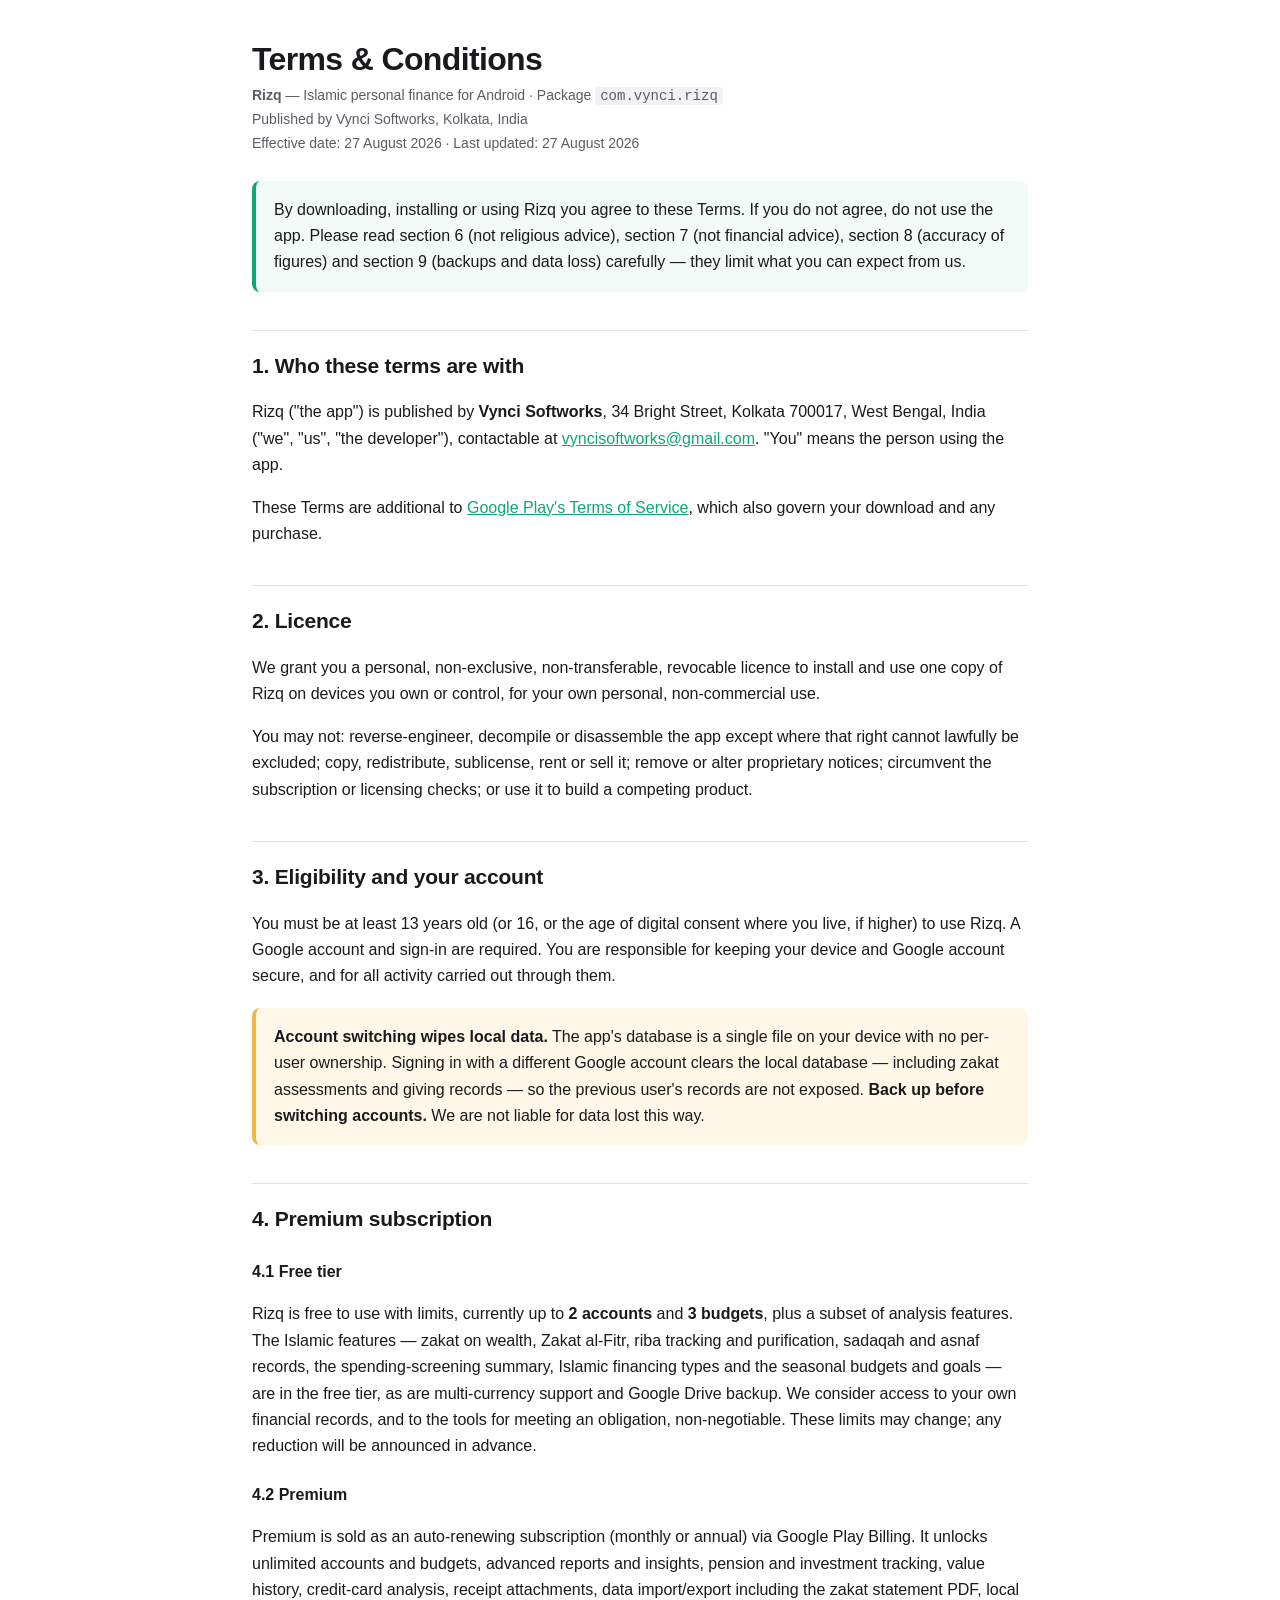
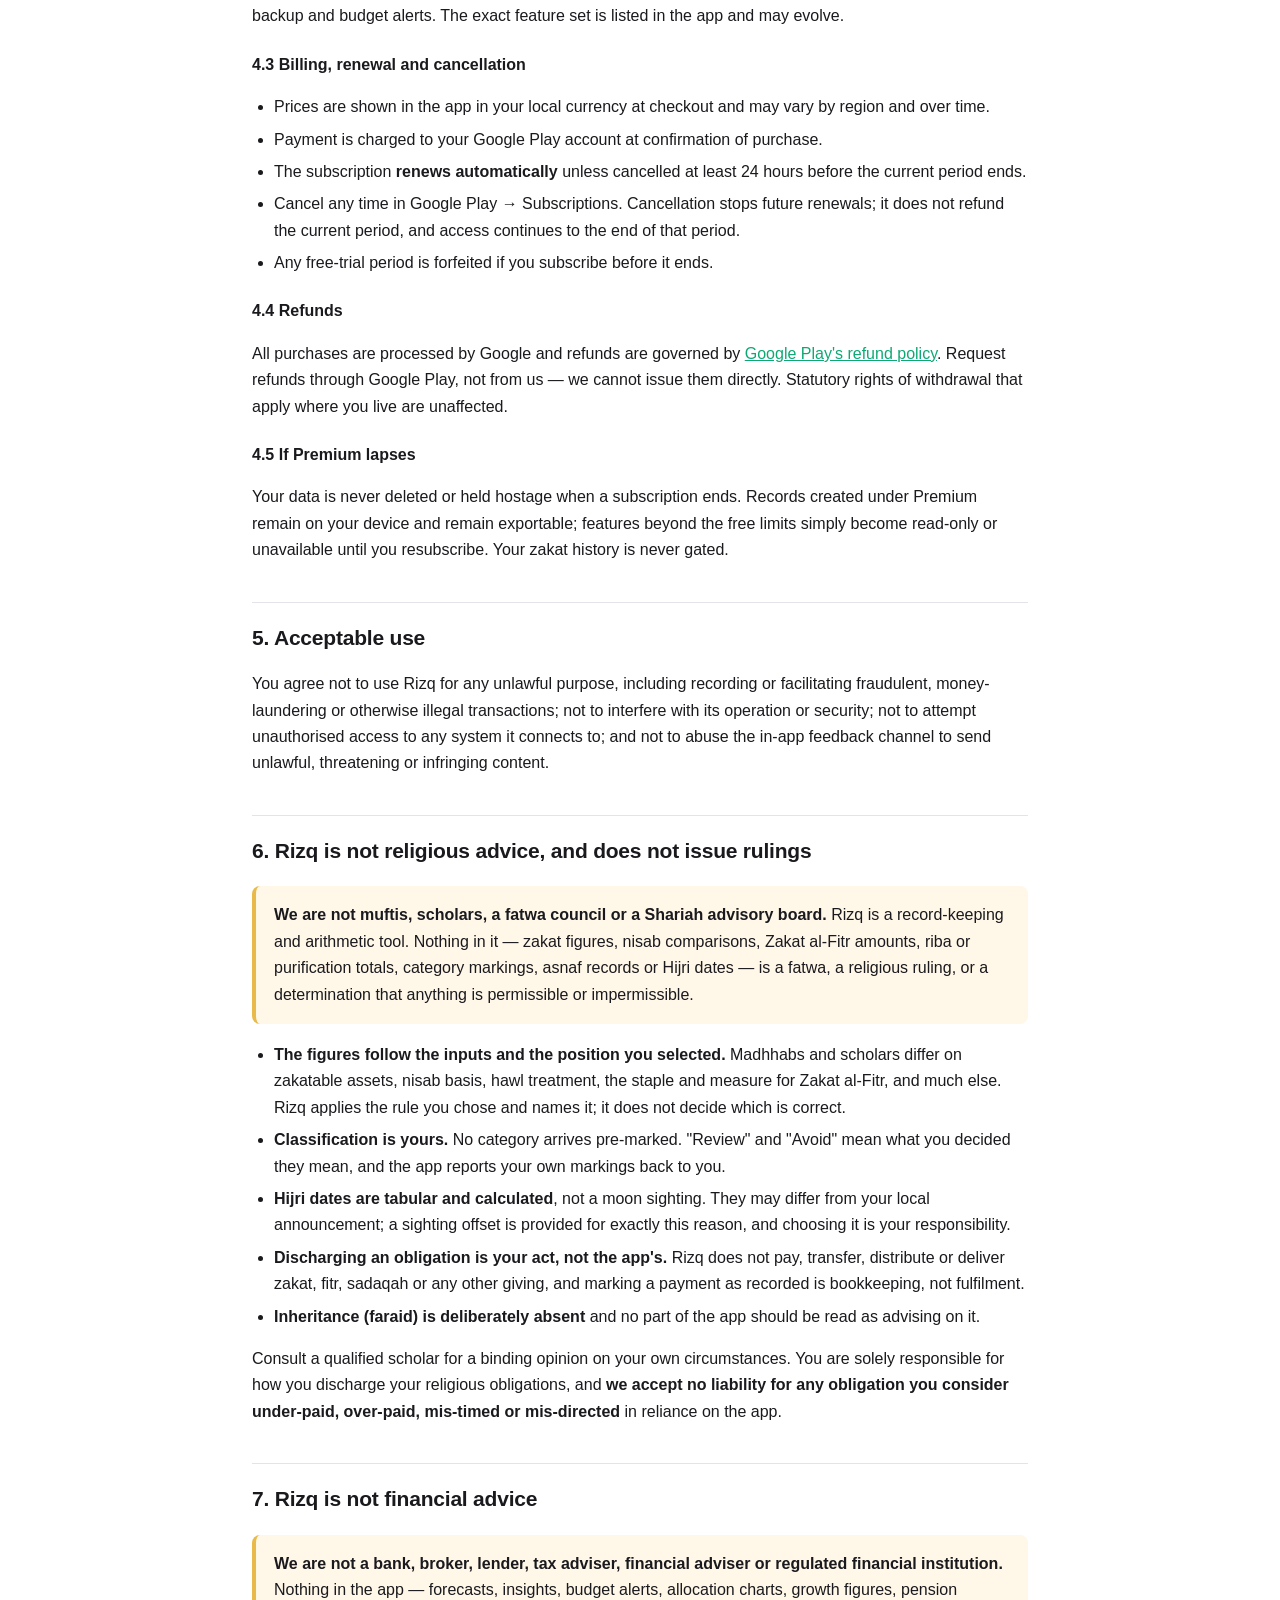
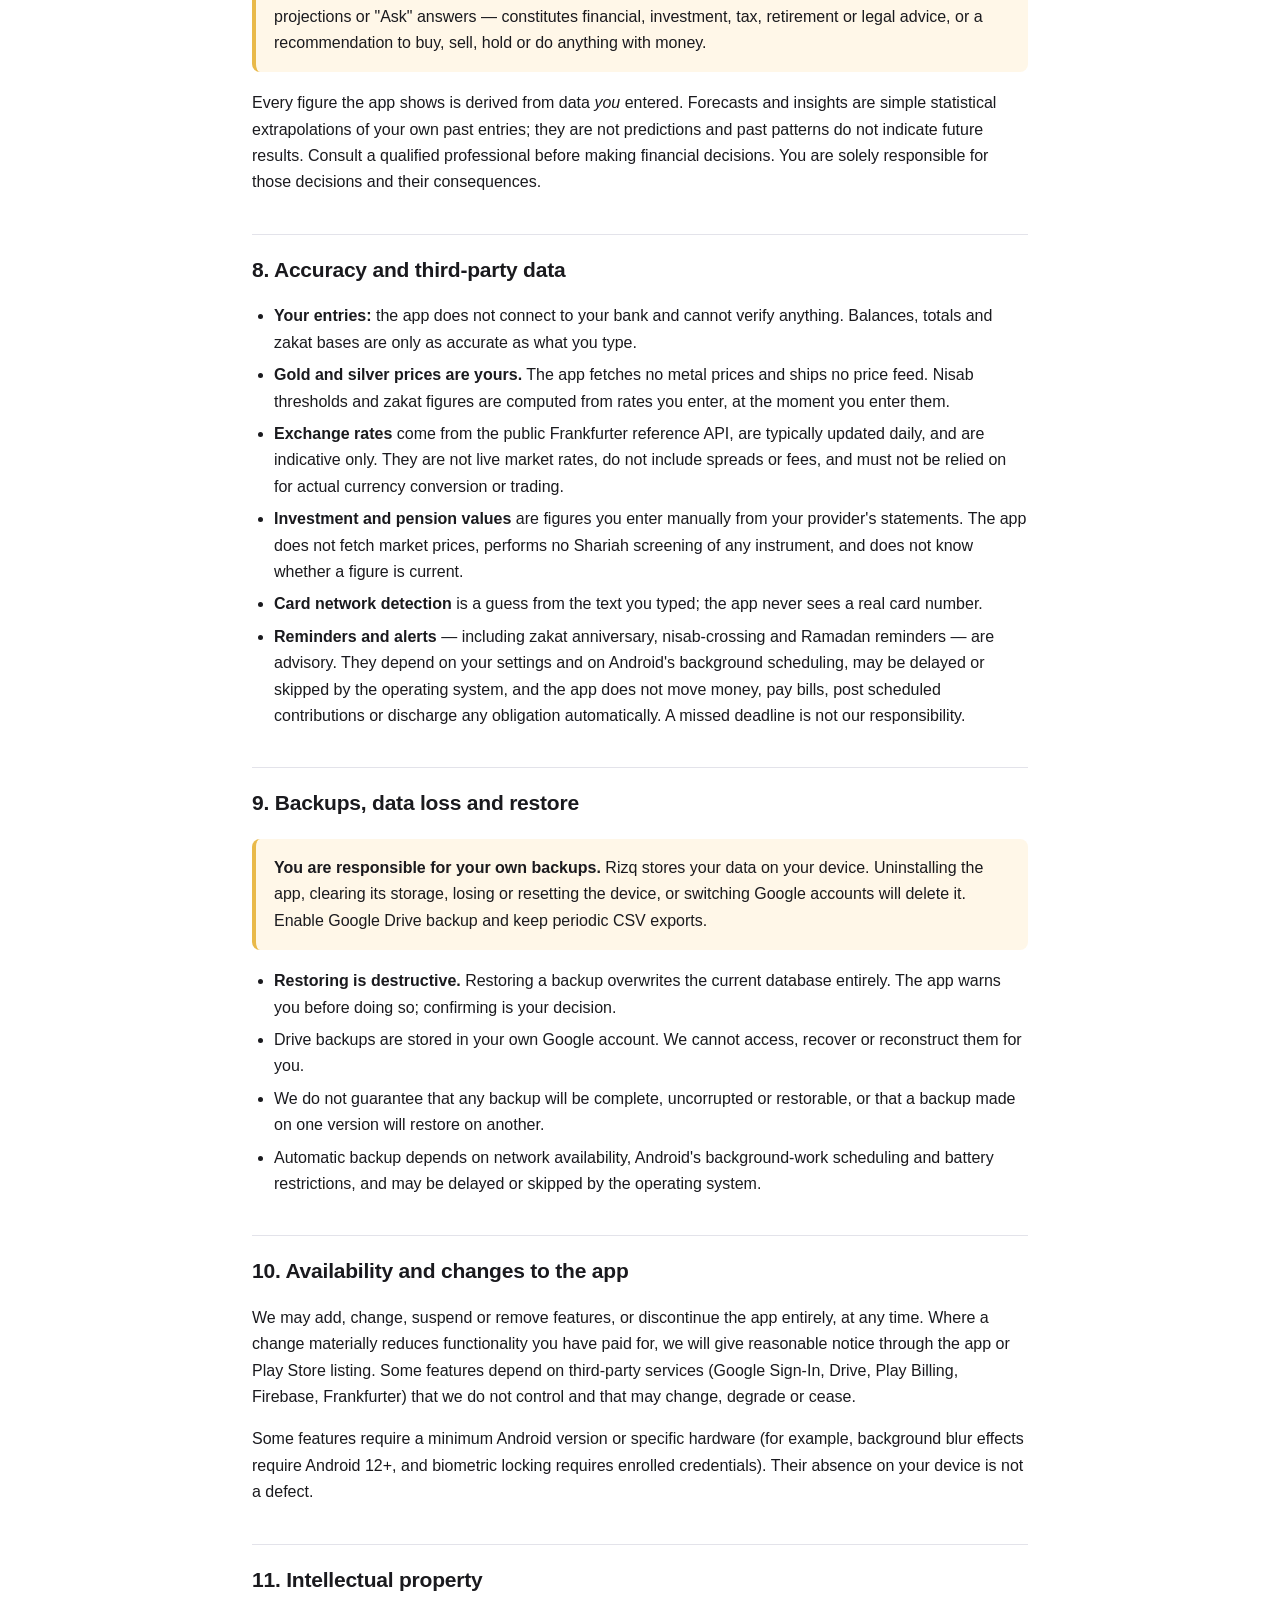
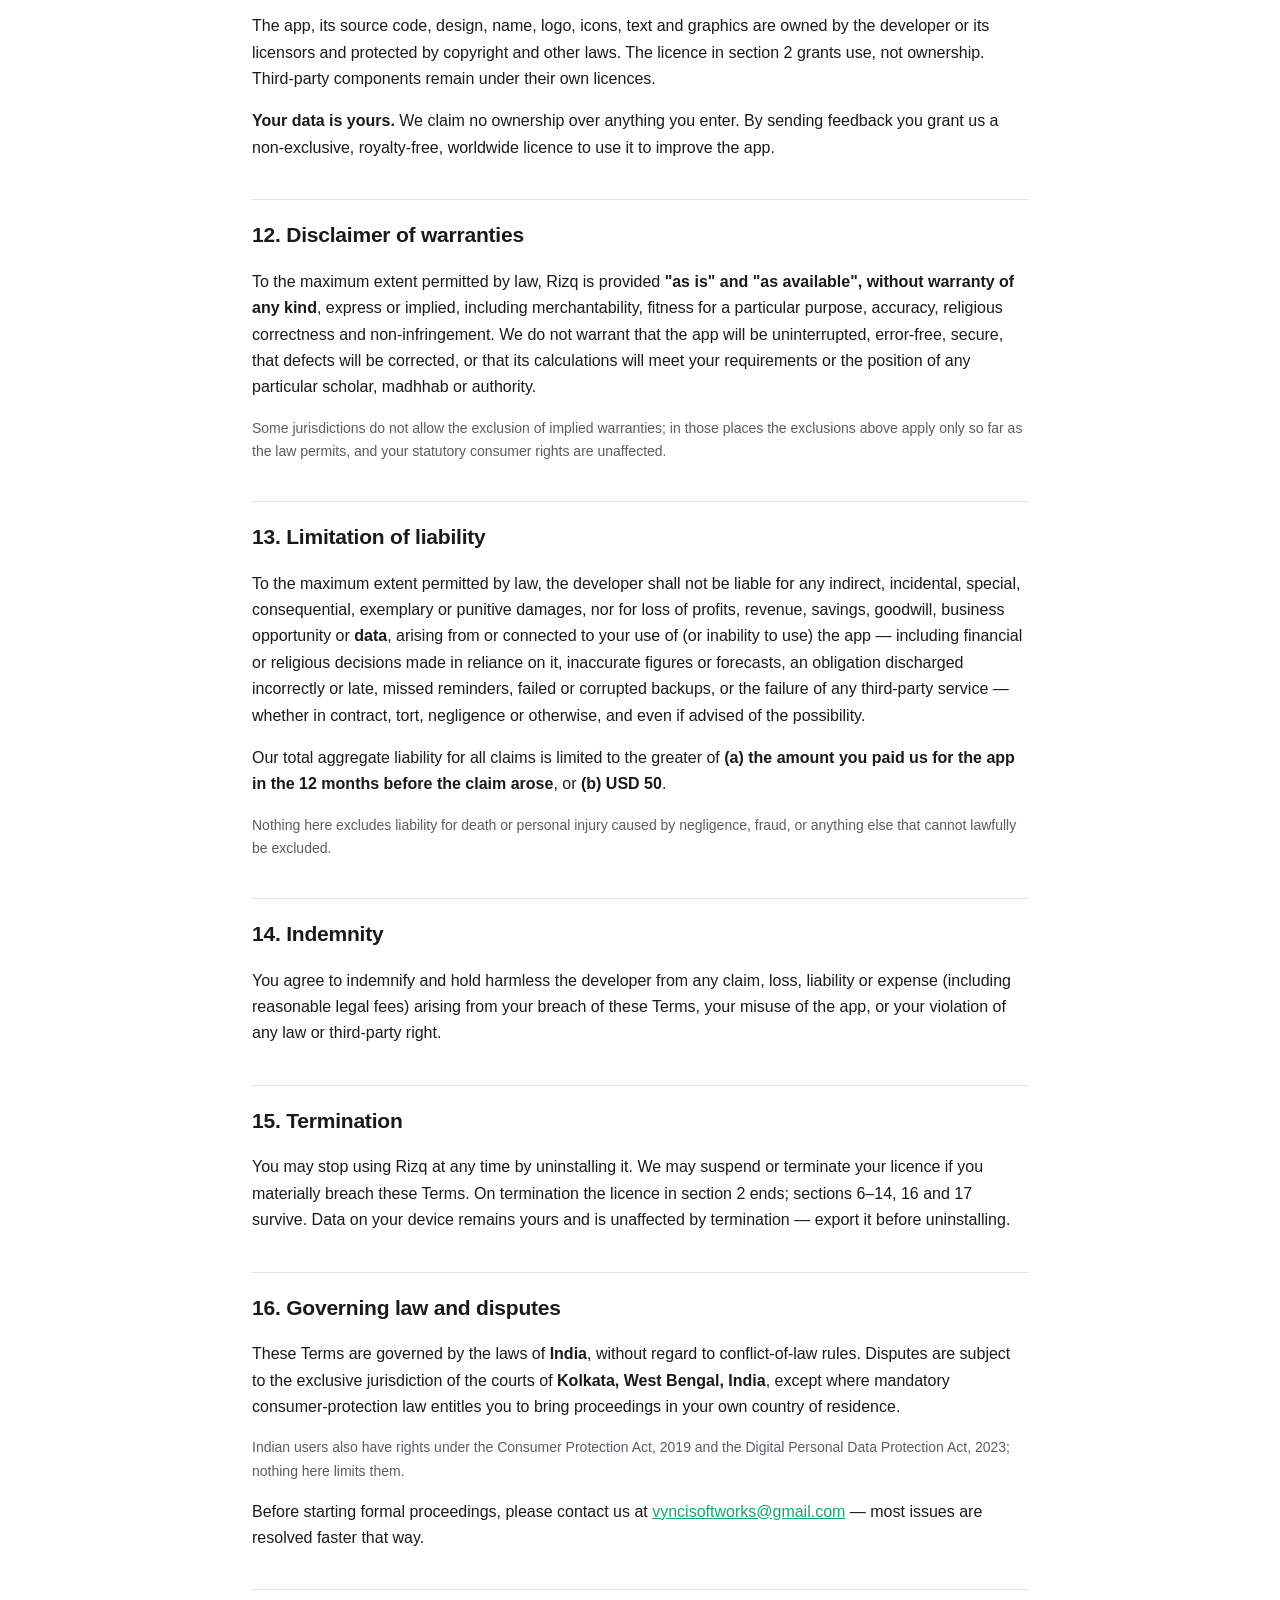
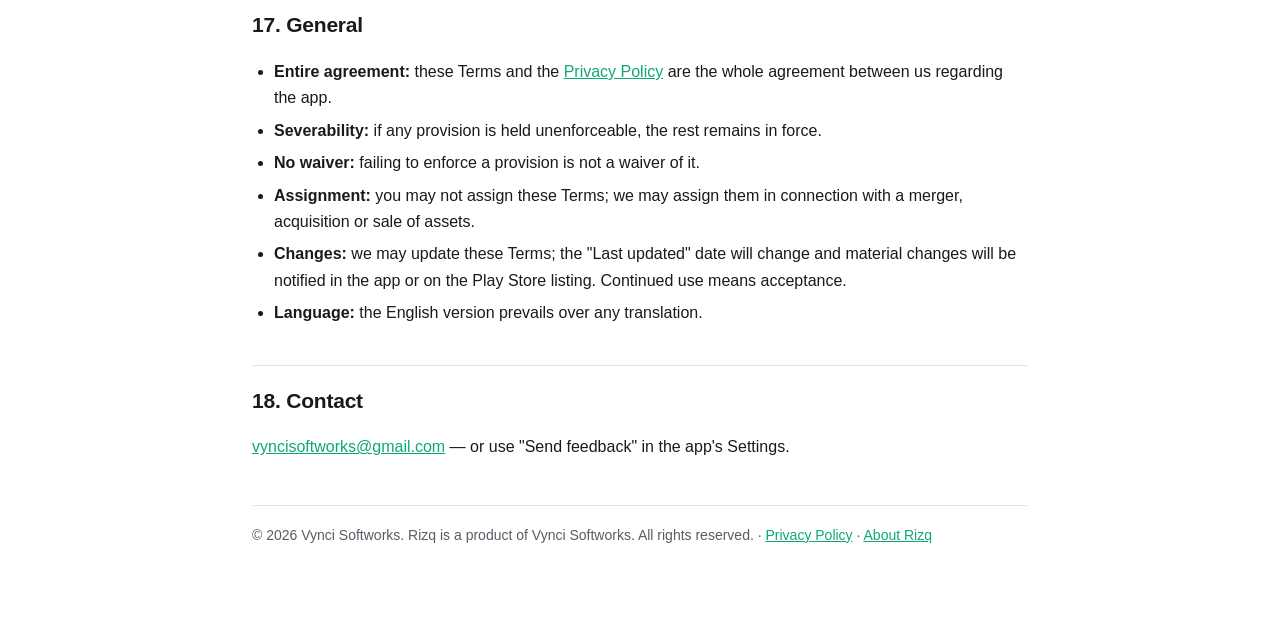
<file: rizq/terms-and-conditions.html>
<!DOCTYPE html>
<html lang="en">
<head>
<meta charset="utf-8">
<meta name="viewport" content="width=device-width, initial-scale=1">
<title>Terms &amp; Conditions &mdash; Rizq</title>
<meta name="description" content="Terms and Conditions for Rizq, the Islamic personal finance app for Android by Vynci Softworks.">
<link rel="canonical" href="https://vynci.sbs/rizq/terms-and-conditions.html">
<link rel="icon" href="/rizq/favicon.ico" sizes="any">
<link rel="icon" type="image/png" sizes="32x32" href="/rizq/favicon-32.png">
<link rel="icon" type="image/png" sizes="16x16" href="/rizq/favicon-16.png">
<link rel="apple-touch-icon" href="/rizq/apple-touch-icon.png">
<style>
  :root{--ink:#1a1a1e;--muted:#5b5b66;--line:#e3e3ea;--brand:#0EA875;--bg:#ffffff;--soft:#f2fbf7;--warn:#FFF7E8;--warnline:#E9B949}
  *{box-sizing:border-box}
  body{margin:0;padding:0;background:var(--bg);color:var(--ink);
       font:16px/1.65 -apple-system,BlinkMacSystemFont,"Segoe UI",Roboto,Arial,sans-serif}
  .wrap{max-width:820px;margin:0 auto;padding:40px 22px 72px}
  h1{font-size:32px;line-height:1.2;margin:0 0 6px;letter-spacing:-.02em}
  h2{font-size:21px;margin:38px 0 10px;padding-top:18px;border-top:1px solid var(--line);letter-spacing:-.01em}
  h3{font-size:16px;margin:22px 0 6px}
  p,li{color:var(--ink)}
  .meta{color:var(--muted);font-size:14px;margin:0 0 26px}
  .lead{background:var(--soft);border-left:4px solid var(--brand);padding:16px 18px;border-radius:8px;margin:22px 0}
  .lead p{margin:0}
  .warn{background:var(--warn);border-left:4px solid var(--warnline);padding:16px 18px;border-radius:8px;margin:18px 0}
  .warn p{margin:0}
  ul{padding-left:22px}
  li{margin:6px 0}
  code{background:#f2f2f6;padding:1px 5px;border-radius:4px;font-size:14px}
  a{color:var(--brand)}
  .note{font-size:14px;color:var(--muted)}
  footer{margin-top:44px;padding-top:18px;border-top:1px solid var(--line);font-size:14px;color:var(--muted)}
  @media(max-width:600px){h1{font-size:26px}.wrap{padding:26px 16px 56px}}
</style>
<link rel="icon" href="/favicon.ico" sizes="any">
<link rel="icon" type="image/png" sizes="32x32" href="/favicon-32.png">
<link rel="icon" type="image/png" sizes="16x16" href="/favicon-16.png">
<link rel="apple-touch-icon" href="/apple-touch-icon.png">
<meta name="theme-color" content="#062F24">
</head>
<body>
<div class="wrap">

<h1>Terms &amp; Conditions</h1>
<p class="meta"><strong>Rizq</strong> &mdash; Islamic personal finance for Android &middot; Package <code>com.vynci.rizq</code><br>
Published by Vynci Softworks, Kolkata, India<br>
Effective date: 27 August 2026 &middot; Last updated: 27 August 2026</p>

<div class="lead">
<p>By downloading, installing or using Rizq you agree to these Terms. If you do not agree, do not use the app. Please read section 6 (not religious advice), section 7 (not financial advice), section 8 (accuracy of figures) and section 9 (backups and data loss) carefully &mdash; they limit what you can expect from us.</p>
</div>

<h2>1. Who these terms are with</h2>
<p>Rizq ("the app") is published by <strong>Vynci Softworks</strong>, 34 Bright Street, Kolkata 700017, West Bengal, India ("we", "us", "the developer"), contactable at <a href="mailto:vyncisoftworks@gmail.com">vyncisoftworks@gmail.com</a>. "You" means the person using the app.</p>
<p>These Terms are additional to <a href="https://play.google.com/intl/en/about/play-terms/" target="_blank" rel="noopener">Google Play's Terms of Service</a>, which also govern your download and any purchase.</p>

<h2>2. Licence</h2>
<p>We grant you a personal, non-exclusive, non-transferable, revocable licence to install and use one copy of Rizq on devices you own or control, for your own personal, non-commercial use.</p>
<p>You may not: reverse-engineer, decompile or disassemble the app except where that right cannot lawfully be excluded; copy, redistribute, sublicense, rent or sell it; remove or alter proprietary notices; circumvent the subscription or licensing checks; or use it to build a competing product.</p>

<h2>3. Eligibility and your account</h2>
<p>You must be at least 13 years old (or 16, or the age of digital consent where you live, if higher) to use Rizq. A Google account and sign-in are required. You are responsible for keeping your device and Google account secure, and for all activity carried out through them.</p>
<div class="warn">
<p><strong>Account switching wipes local data.</strong> The app's database is a single file on your device with no per-user ownership. Signing in with a different Google account clears the local database &mdash; including zakat assessments and giving records &mdash; so the previous user's records are not exposed. <strong>Back up before switching accounts.</strong> We are not liable for data lost this way.</p>
</div>

<h2>4. Premium subscription</h2>

<h3>4.1 Free tier</h3>
<p>Rizq is free to use with limits, currently up to <strong>2 accounts</strong> and <strong>3 budgets</strong>, plus a subset of analysis features. The Islamic features &mdash; zakat on wealth, Zakat al-Fitr, riba tracking and purification, sadaqah and asnaf records, the spending-screening summary, Islamic financing types and the seasonal budgets and goals &mdash; are in the free tier, as are multi-currency support and Google Drive backup. We consider access to your own financial records, and to the tools for meeting an obligation, non-negotiable. These limits may change; any reduction will be announced in advance.</p>

<h3>4.2 Premium</h3>
<p>Premium is sold as an auto-renewing subscription (monthly or annual) via Google Play Billing. It unlocks unlimited accounts and budgets, advanced reports and insights, pension and investment tracking, value history, credit-card analysis, receipt attachments, data import/export including the zakat statement PDF, local backup and budget alerts. The exact feature set is listed in the app and may evolve.</p>

<h3>4.3 Billing, renewal and cancellation</h3>
<ul>
  <li>Prices are shown in the app in your local currency at checkout and may vary by region and over time.</li>
  <li>Payment is charged to your Google Play account at confirmation of purchase.</li>
  <li>The subscription <strong>renews automatically</strong> unless cancelled at least 24 hours before the current period ends.</li>
  <li>Cancel any time in Google Play &rarr; Subscriptions. Cancellation stops future renewals; it does not refund the current period, and access continues to the end of that period.</li>
  <li>Any free-trial period is forfeited if you subscribe before it ends.</li>
</ul>

<h3>4.4 Refunds</h3>
<p>All purchases are processed by Google and refunds are governed by <a href="https://support.google.com/googleplay/answer/2479637" target="_blank" rel="noopener">Google Play's refund policy</a>. Request refunds through Google Play, not from us &mdash; we cannot issue them directly. Statutory rights of withdrawal that apply where you live are unaffected.</p>

<h3>4.5 If Premium lapses</h3>
<p>Your data is never deleted or held hostage when a subscription ends. Records created under Premium remain on your device and remain exportable; features beyond the free limits simply become read-only or unavailable until you resubscribe. Your zakat history is never gated.</p>

<h2>5. Acceptable use</h2>
<p>You agree not to use Rizq for any unlawful purpose, including recording or facilitating fraudulent, money-laundering or otherwise illegal transactions; not to interfere with its operation or security; not to attempt unauthorised access to any system it connects to; and not to abuse the in-app feedback channel to send unlawful, threatening or infringing content.</p>

<h2>6. Rizq is not religious advice, and does not issue rulings</h2>
<div class="warn">
<p><strong>We are not muftis, scholars, a fatwa council or a Shariah advisory board.</strong> Rizq is a record-keeping and arithmetic tool. Nothing in it &mdash; zakat figures, nisab comparisons, Zakat al-Fitr amounts, riba or purification totals, category markings, asnaf records or Hijri dates &mdash; is a fatwa, a religious ruling, or a determination that anything is permissible or impermissible.</p>
</div>
<ul>
  <li><strong>The figures follow the inputs and the position you selected.</strong> Madhhabs and scholars differ on zakatable assets, nisab basis, hawl treatment, the staple and measure for Zakat al-Fitr, and much else. Rizq applies the rule you chose and names it; it does not decide which is correct.</li>
  <li><strong>Classification is yours.</strong> No category arrives pre-marked. "Review" and "Avoid" mean what you decided they mean, and the app reports your own markings back to you.</li>
  <li><strong>Hijri dates are tabular and calculated</strong>, not a moon sighting. They may differ from your local announcement; a sighting offset is provided for exactly this reason, and choosing it is your responsibility.</li>
  <li><strong>Discharging an obligation is your act, not the app's.</strong> Rizq does not pay, transfer, distribute or deliver zakat, fitr, sadaqah or any other giving, and marking a payment as recorded is bookkeeping, not fulfilment.</li>
  <li><strong>Inheritance (faraid) is deliberately absent</strong> and no part of the app should be read as advising on it.</li>
</ul>
<p>Consult a qualified scholar for a binding opinion on your own circumstances. You are solely responsible for how you discharge your religious obligations, and <strong>we accept no liability for any obligation you consider under-paid, over-paid, mis-timed or mis-directed</strong> in reliance on the app.</p>

<h2>7. Rizq is not financial advice</h2>
<div class="warn">
<p><strong>We are not a bank, broker, lender, tax adviser, financial adviser or regulated financial institution.</strong> Nothing in the app &mdash; forecasts, insights, budget alerts, allocation charts, growth figures, pension projections or "Ask" answers &mdash; constitutes financial, investment, tax, retirement or legal advice, or a recommendation to buy, sell, hold or do anything with money.</p>
</div>
<p>Every figure the app shows is derived from data <em>you</em> entered. Forecasts and insights are simple statistical extrapolations of your own past entries; they are not predictions and past patterns do not indicate future results. Consult a qualified professional before making financial decisions. You are solely responsible for those decisions and their consequences.</p>

<h2>8. Accuracy and third-party data</h2>
<ul>
  <li><strong>Your entries:</strong> the app does not connect to your bank and cannot verify anything. Balances, totals and zakat bases are only as accurate as what you type.</li>
  <li><strong>Gold and silver prices are yours.</strong> The app fetches no metal prices and ships no price feed. Nisab thresholds and zakat figures are computed from rates you enter, at the moment you enter them.</li>
  <li><strong>Exchange rates</strong> come from the public Frankfurter reference API, are typically updated daily, and are indicative only. They are not live market rates, do not include spreads or fees, and must not be relied on for actual currency conversion or trading.</li>
  <li><strong>Investment and pension values</strong> are figures you enter manually from your provider's statements. The app does not fetch market prices, performs no Shariah screening of any instrument, and does not know whether a figure is current.</li>
  <li><strong>Card network detection</strong> is a guess from the text you typed; the app never sees a real card number.</li>
  <li><strong>Reminders and alerts</strong> &mdash; including zakat anniversary, nisab-crossing and Ramadan reminders &mdash; are advisory. They depend on your settings and on Android's background scheduling, may be delayed or skipped by the operating system, and the app does not move money, pay bills, post scheduled contributions or discharge any obligation automatically. A missed deadline is not our responsibility.</li>
</ul>

<h2>9. Backups, data loss and restore</h2>
<div class="warn">
<p><strong>You are responsible for your own backups.</strong> Rizq stores your data on your device. Uninstalling the app, clearing its storage, losing or resetting the device, or switching Google accounts will delete it. Enable Google Drive backup and keep periodic CSV exports.</p>
</div>
<ul>
  <li><strong>Restoring is destructive.</strong> Restoring a backup overwrites the current database entirely. The app warns you before doing so; confirming is your decision.</li>
  <li>Drive backups are stored in your own Google account. We cannot access, recover or reconstruct them for you.</li>
  <li>We do not guarantee that any backup will be complete, uncorrupted or restorable, or that a backup made on one version will restore on another.</li>
  <li>Automatic backup depends on network availability, Android's background-work scheduling and battery restrictions, and may be delayed or skipped by the operating system.</li>
</ul>

<h2>10. Availability and changes to the app</h2>
<p>We may add, change, suspend or remove features, or discontinue the app entirely, at any time. Where a change materially reduces functionality you have paid for, we will give reasonable notice through the app or Play Store listing. Some features depend on third-party services (Google Sign-In, Drive, Play Billing, Firebase, Frankfurter) that we do not control and that may change, degrade or cease.</p>
<p>Some features require a minimum Android version or specific hardware (for example, background blur effects require Android 12+, and biometric locking requires enrolled credentials). Their absence on your device is not a defect.</p>

<h2>11. Intellectual property</h2>
<p>The app, its source code, design, name, logo, icons, text and graphics are owned by the developer or its licensors and protected by copyright and other laws. The licence in section 2 grants use, not ownership. Third-party components remain under their own licences.</p>
<p><strong>Your data is yours.</strong> We claim no ownership over anything you enter. By sending feedback you grant us a non-exclusive, royalty-free, worldwide licence to use it to improve the app.</p>

<h2>12. Disclaimer of warranties</h2>
<p>To the maximum extent permitted by law, Rizq is provided <strong>"as is" and "as available", without warranty of any kind</strong>, express or implied, including merchantability, fitness for a particular purpose, accuracy, religious correctness and non-infringement. We do not warrant that the app will be uninterrupted, error-free, secure, that defects will be corrected, or that its calculations will meet your requirements or the position of any particular scholar, madhhab or authority.</p>
<p class="note">Some jurisdictions do not allow the exclusion of implied warranties; in those places the exclusions above apply only so far as the law permits, and your statutory consumer rights are unaffected.</p>

<h2>13. Limitation of liability</h2>
<p>To the maximum extent permitted by law, the developer shall not be liable for any indirect, incidental, special, consequential, exemplary or punitive damages, nor for loss of profits, revenue, savings, goodwill, business opportunity or <strong>data</strong>, arising from or connected to your use of (or inability to use) the app &mdash; including financial or religious decisions made in reliance on it, inaccurate figures or forecasts, an obligation discharged incorrectly or late, missed reminders, failed or corrupted backups, or the failure of any third-party service &mdash; whether in contract, tort, negligence or otherwise, and even if advised of the possibility.</p>
<p>Our total aggregate liability for all claims is limited to the greater of <strong>(a) the amount you paid us for the app in the 12 months before the claim arose</strong>, or <strong>(b) USD 50</strong>.</p>
<p class="note">Nothing here excludes liability for death or personal injury caused by negligence, fraud, or anything else that cannot lawfully be excluded.</p>

<h2>14. Indemnity</h2>
<p>You agree to indemnify and hold harmless the developer from any claim, loss, liability or expense (including reasonable legal fees) arising from your breach of these Terms, your misuse of the app, or your violation of any law or third-party right.</p>

<h2>15. Termination</h2>
<p>You may stop using Rizq at any time by uninstalling it. We may suspend or terminate your licence if you materially breach these Terms. On termination the licence in section 2 ends; sections 6&ndash;14, 16 and 17 survive. Data on your device remains yours and is unaffected by termination &mdash; export it before uninstalling.</p>

<h2>16. Governing law and disputes</h2>
<p>These Terms are governed by the laws of <strong>India</strong>, without regard to conflict-of-law rules. Disputes are subject to the exclusive jurisdiction of the courts of <strong>Kolkata, West Bengal, India</strong>, except where mandatory consumer-protection law entitles you to bring proceedings in your own country of residence.</p>
<p class="note">Indian users also have rights under the Consumer Protection Act, 2019 and the Digital Personal Data Protection Act, 2023; nothing here limits them.</p>
<p>Before starting formal proceedings, please contact us at <a href="mailto:vyncisoftworks@gmail.com">vyncisoftworks@gmail.com</a> &mdash; most issues are resolved faster that way.</p>

<h2>17. General</h2>
<ul>
  <li><strong>Entire agreement:</strong> these Terms and the <a href="privacy-policy.html">Privacy Policy</a> are the whole agreement between us regarding the app.</li>
  <li><strong>Severability:</strong> if any provision is held unenforceable, the rest remains in force.</li>
  <li><strong>No waiver:</strong> failing to enforce a provision is not a waiver of it.</li>
  <li><strong>Assignment:</strong> you may not assign these Terms; we may assign them in connection with a merger, acquisition or sale of assets.</li>
  <li><strong>Changes:</strong> we may update these Terms; the "Last updated" date will change and material changes will be notified in the app or on the Play Store listing. Continued use means acceptance.</li>
  <li><strong>Language:</strong> the English version prevails over any translation.</li>
</ul>

<h2>18. Contact</h2>
<p><a href="mailto:vyncisoftworks@gmail.com">vyncisoftworks@gmail.com</a> &mdash; or use "Send feedback" in the app's Settings.</p>

<footer>&copy; 2026 Vynci Softworks. Rizq is a product of Vynci Softworks. All rights reserved. &middot; <a href="privacy-policy.html">Privacy Policy</a> &middot; <a href="/rizq/">About Rizq</a></footer>

</div>
</body>
</html>
</file>
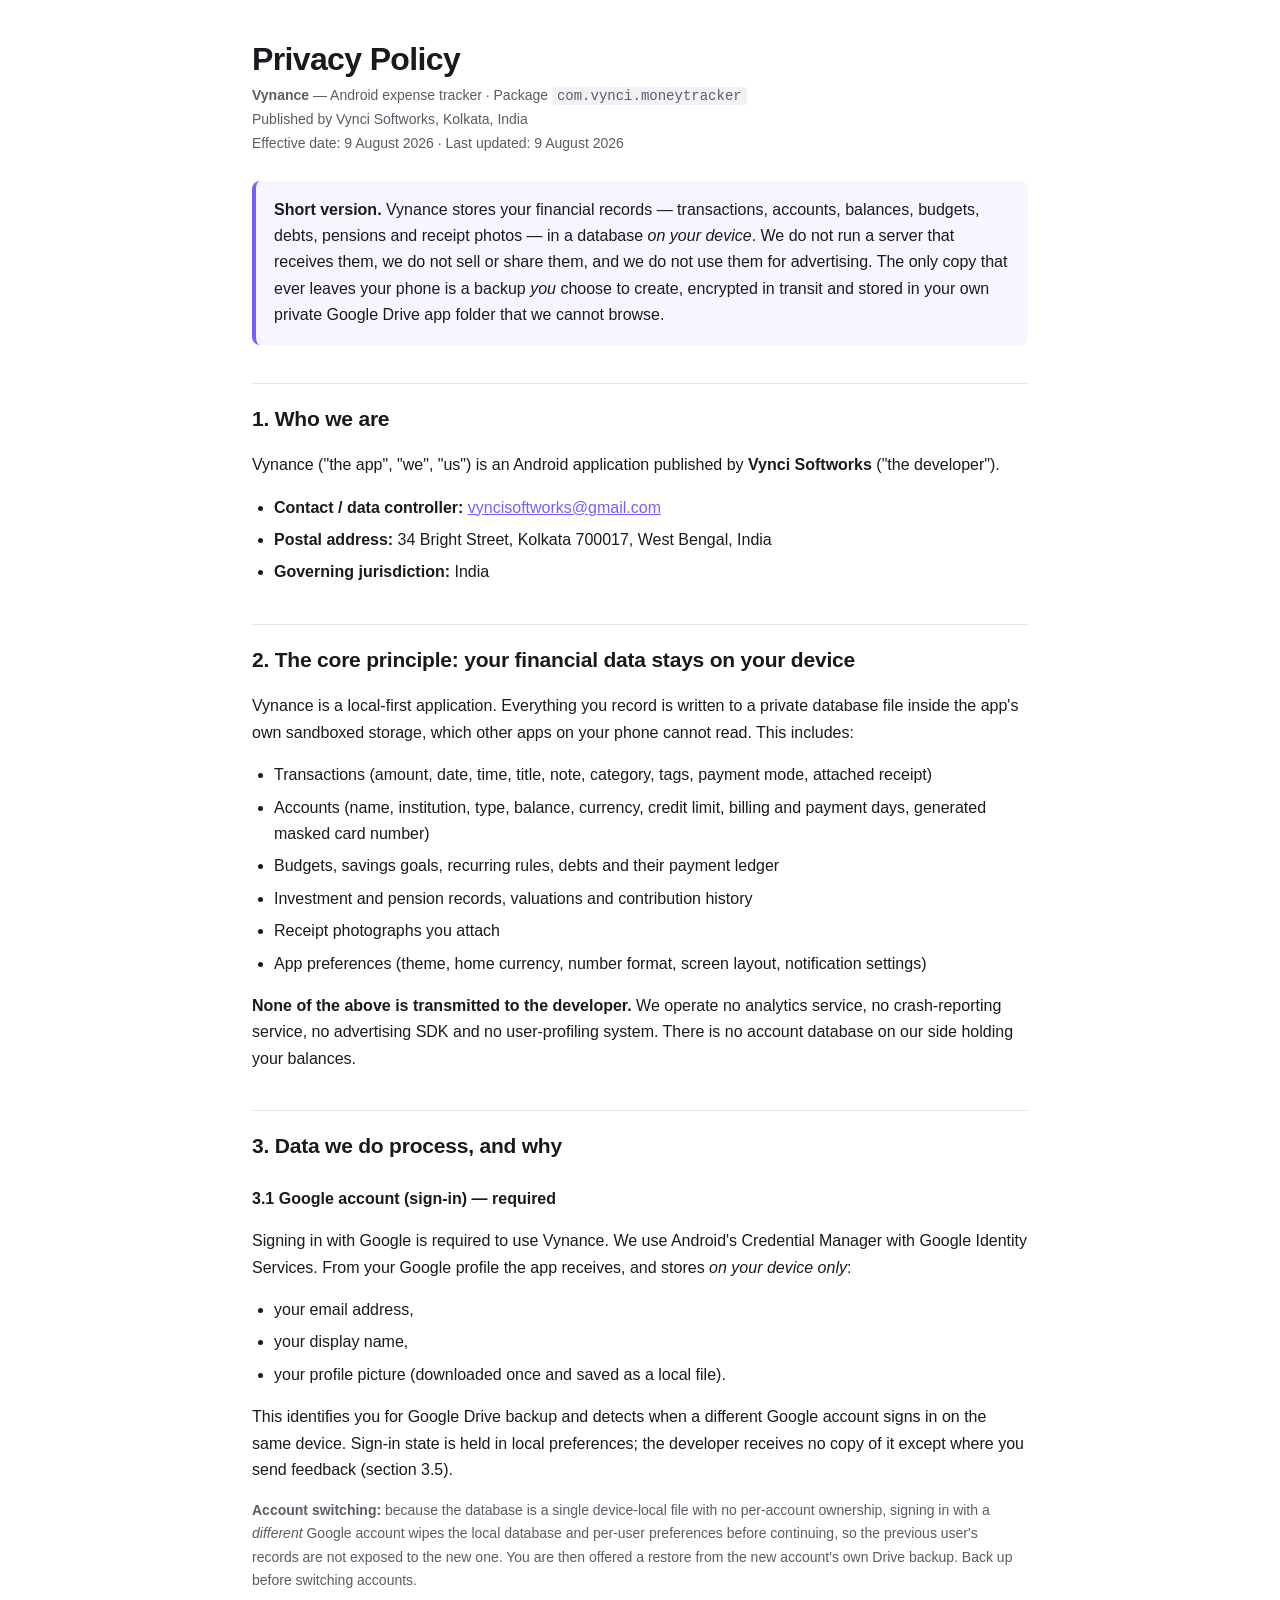
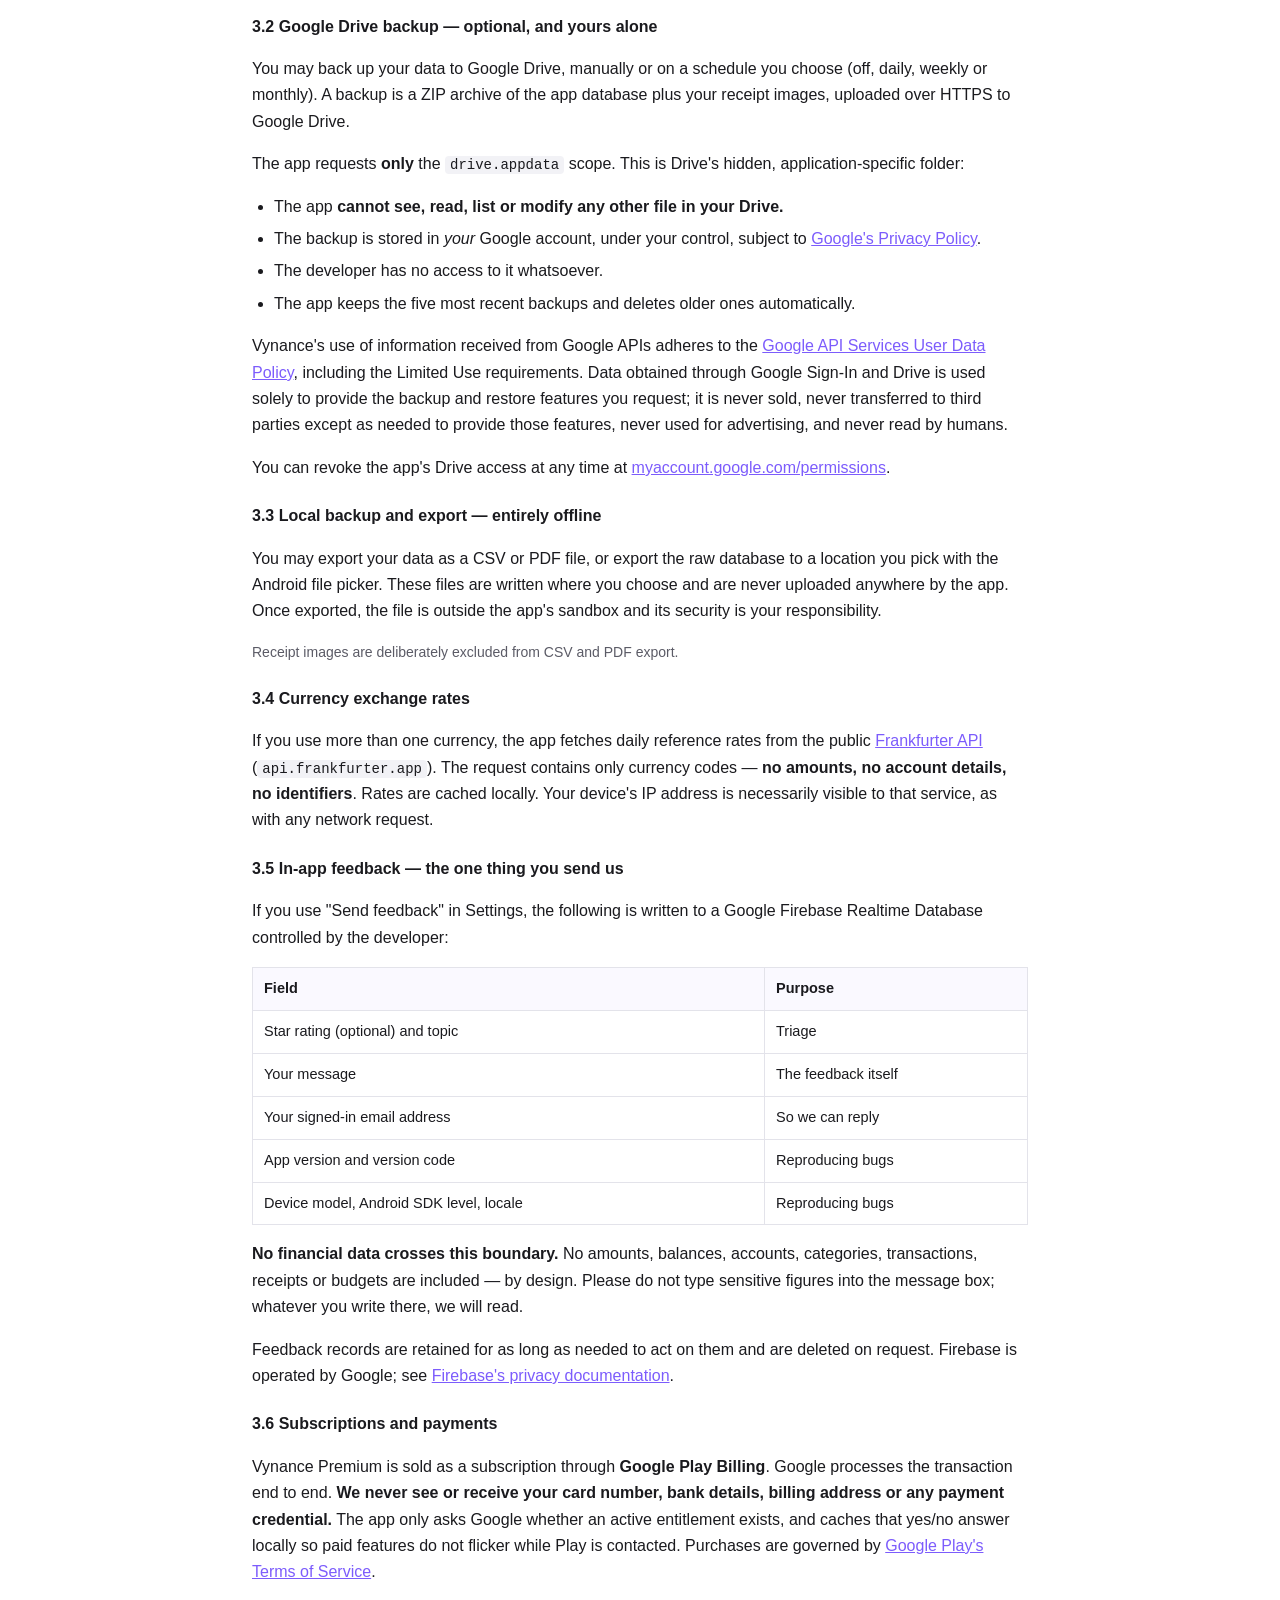
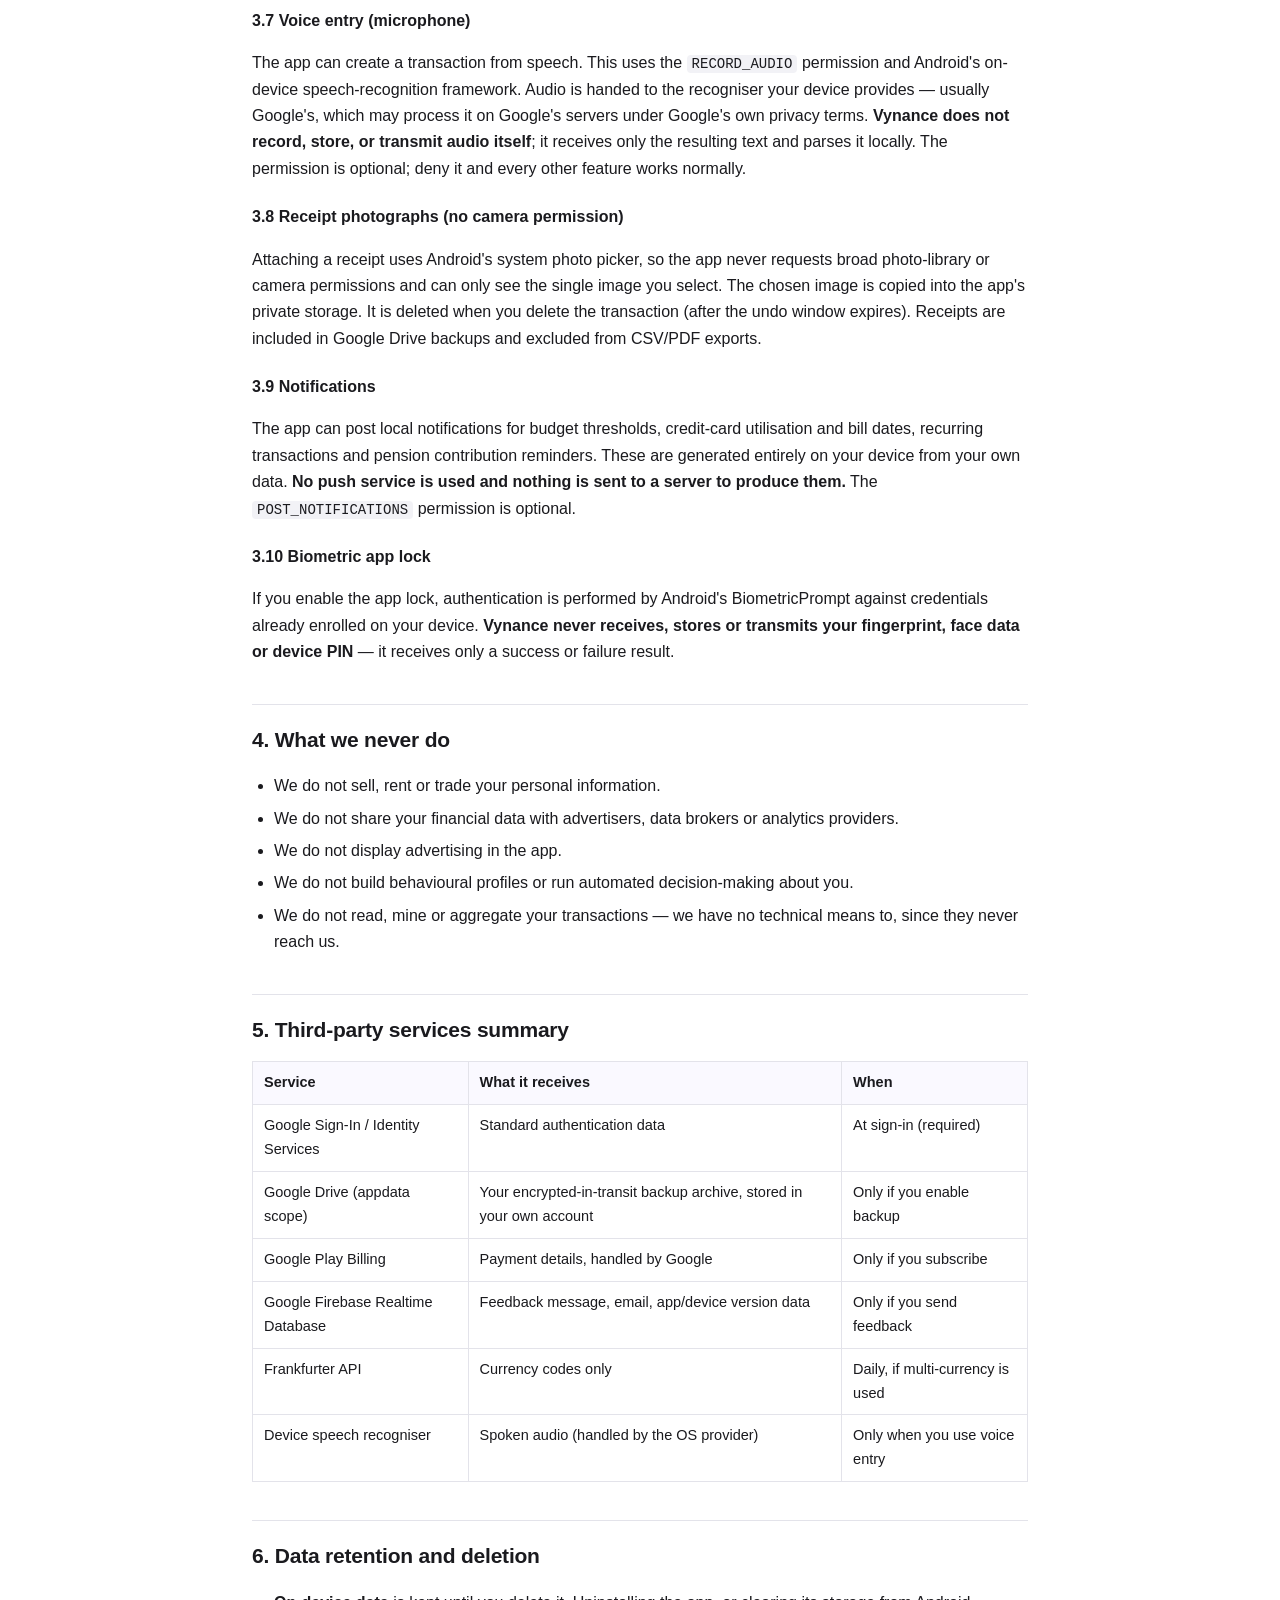
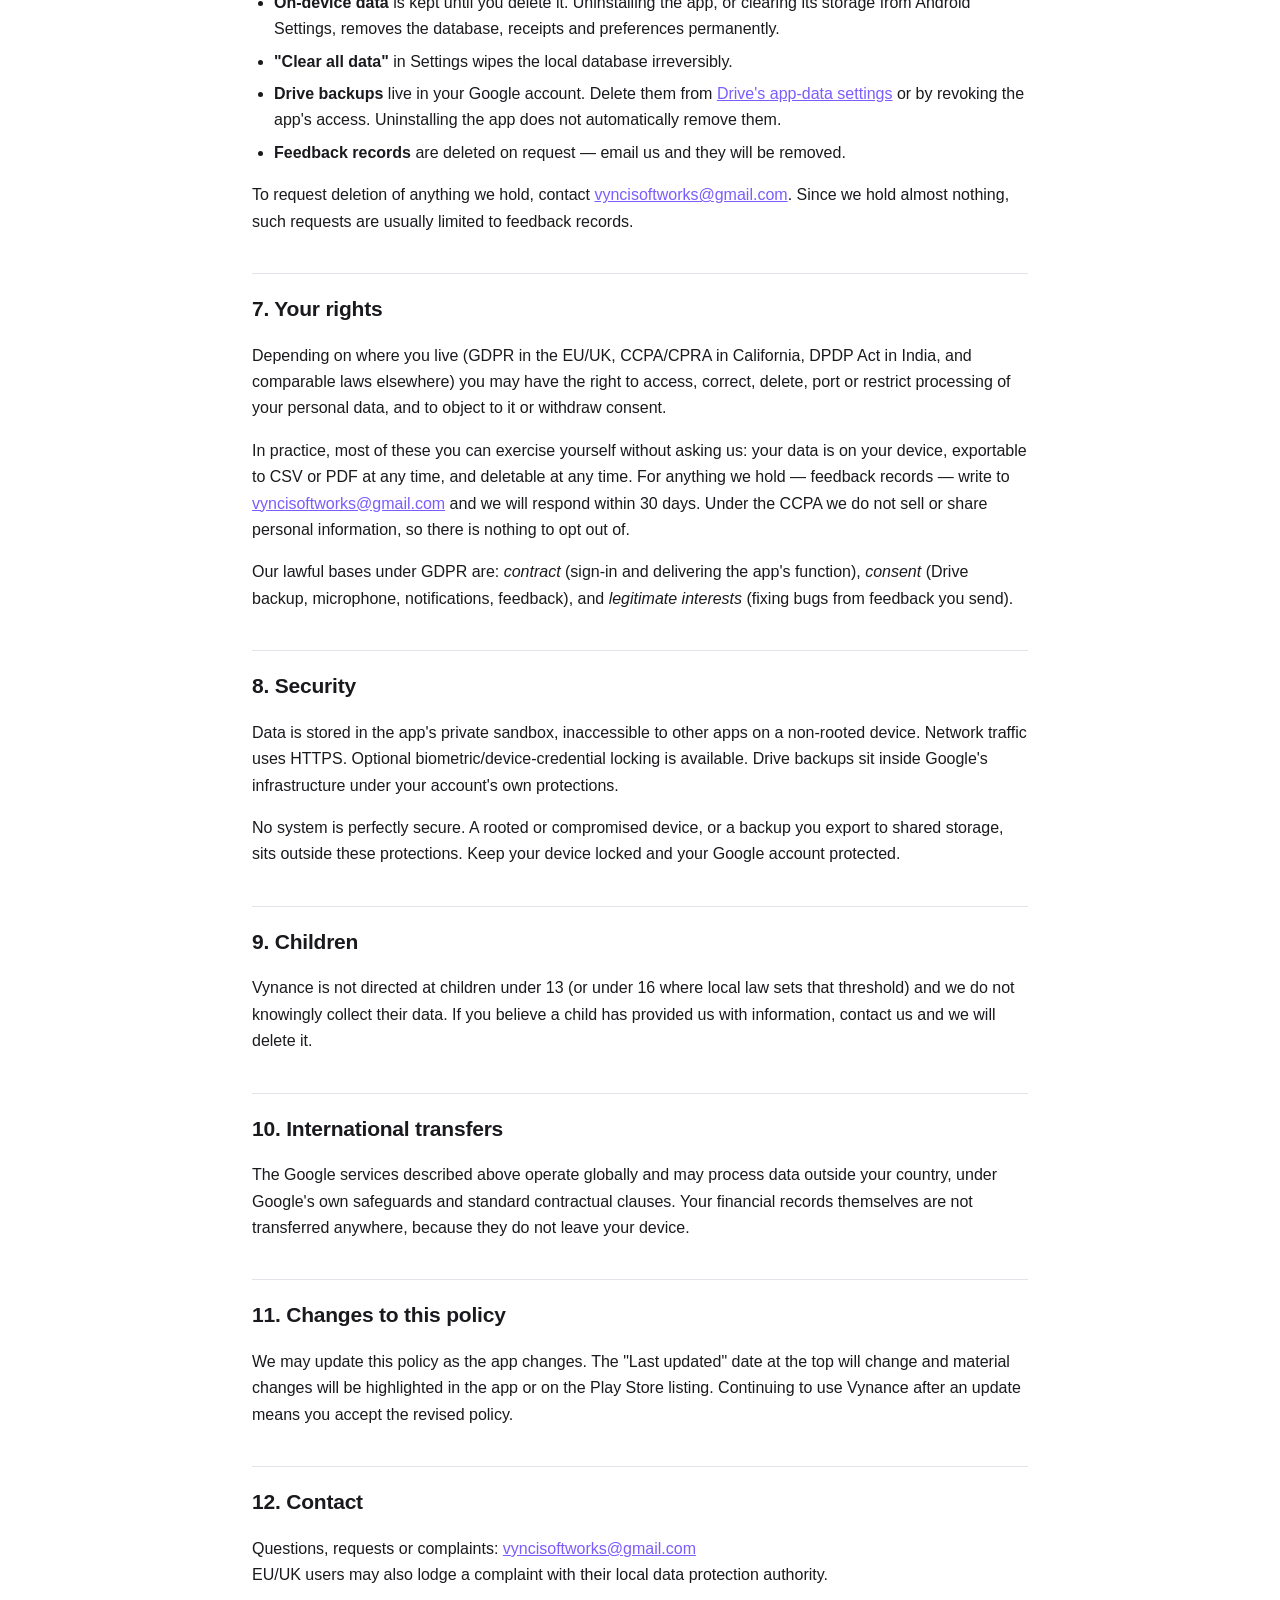
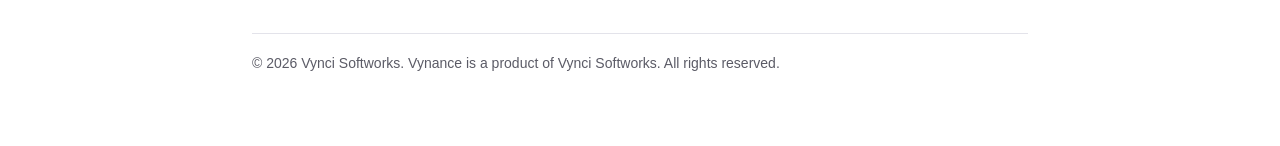
<file: vynance/privacy-policy.html>
<!DOCTYPE html>
<html lang="en">
<head>
<meta charset="utf-8">
<meta name="viewport" content="width=device-width, initial-scale=1">
<title>Privacy Policy &mdash; Vynance</title>
<style>
  :root{--ink:#1a1a1e;--muted:#5b5b66;--line:#e3e3ea;--brand:#7C5CFC;--bg:#ffffff;--soft:#f7f6ff}
  *{box-sizing:border-box}
  body{margin:0;padding:0;background:var(--bg);color:var(--ink);
       font:16px/1.65 -apple-system,BlinkMacSystemFont,"Segoe UI",Roboto,Arial,sans-serif}
  .wrap{max-width:820px;margin:0 auto;padding:40px 22px 72px}
  h1{font-size:32px;line-height:1.2;margin:0 0 6px;letter-spacing:-.02em}
  h2{font-size:21px;margin:38px 0 10px;padding-top:18px;border-top:1px solid var(--line);letter-spacing:-.01em}
  h3{font-size:16px;margin:22px 0 6px}
  p,li{color:var(--ink)}
  .meta{color:var(--muted);font-size:14px;margin:0 0 26px}
  .lead{background:var(--soft);border-left:4px solid var(--brand);padding:16px 18px;border-radius:8px;margin:22px 0}
  .lead p{margin:0}
  ul{padding-left:22px}
  li{margin:6px 0}
  table{width:100%;border-collapse:collapse;margin:14px 0;font-size:14.5px}
  th,td{border:1px solid var(--line);padding:9px 11px;text-align:left;vertical-align:top}
  th{background:#faf9ff;font-weight:600}
  code{background:#f2f2f6;padding:1px 5px;border-radius:4px;font-size:14px}
  a{color:var(--brand)}
  .note{font-size:14px;color:var(--muted)}
  footer{margin-top:44px;padding-top:18px;border-top:1px solid var(--line);font-size:14px;color:var(--muted)}
  @media(max-width:600px){h1{font-size:26px}.wrap{padding:26px 16px 56px}}
</style>
<link rel="icon" href="/favicon.ico" sizes="any">
<link rel="icon" type="image/png" sizes="32x32" href="/favicon-32.png">
<link rel="icon" type="image/png" sizes="16x16" href="/favicon-16.png">
<link rel="apple-touch-icon" href="/apple-touch-icon.png">
<meta name="theme-color" content="#171232">
</head>
<body>
<div class="wrap">

<h1>Privacy Policy</h1>
<p class="meta"><strong>Vynance</strong> &mdash; Android expense tracker &middot; Package <code>com.vynci.moneytracker</code><br>
Published by Vynci Softworks, Kolkata, India<br>
Effective date: 9 August 2026 &middot; Last updated: 9 August 2026</p>

<div class="lead">
<p><strong>Short version.</strong> Vynance stores your financial records &mdash; transactions, accounts, balances, budgets, debts, pensions and receipt photos &mdash; in a database <em>on your device</em>. We do not run a server that receives them, we do not sell or share them, and we do not use them for advertising. The only copy that ever leaves your phone is a backup <em>you</em> choose to create, encrypted in transit and stored in your own private Google Drive app folder that we cannot browse.</p>
</div>

<h2>1. Who we are</h2>
<p>Vynance ("the app", "we", "us") is an Android application published by <strong>Vynci Softworks</strong> ("the developer").</p>
<ul>
  <li><strong>Contact / data controller:</strong> <a href="mailto:vyncisoftworks@gmail.com">vyncisoftworks@gmail.com</a></li>
  <li><strong>Postal address:</strong> 34 Bright Street, Kolkata 700017, West Bengal, India</li>
  <li><strong>Governing jurisdiction:</strong> India</li>
</ul>

<h2>2. The core principle: your financial data stays on your device</h2>
<p>Vynance is a local-first application. Everything you record is written to a private database file inside the app's own sandboxed storage, which other apps on your phone cannot read. This includes:</p>
<ul>
  <li>Transactions (amount, date, time, title, note, category, tags, payment mode, attached receipt)</li>
  <li>Accounts (name, institution, type, balance, currency, credit limit, billing and payment days, generated masked card number)</li>
  <li>Budgets, savings goals, recurring rules, debts and their payment ledger</li>
  <li>Investment and pension records, valuations and contribution history</li>
  <li>Receipt photographs you attach</li>
  <li>App preferences (theme, home currency, number format, screen layout, notification settings)</li>
</ul>
<p><strong>None of the above is transmitted to the developer.</strong> We operate no analytics service, no crash-reporting service, no advertising SDK and no user-profiling system. There is no account database on our side holding your balances.</p>

<h2>3. Data we do process, and why</h2>

<h3>3.1 Google account (sign-in) &mdash; required</h3>
<p>Signing in with Google is required to use Vynance. We use Android's Credential Manager with Google Identity Services. From your Google profile the app receives, and stores <em>on your device only</em>:</p>
<ul>
  <li>your email address,</li>
  <li>your display name,</li>
  <li>your profile picture (downloaded once and saved as a local file).</li>
</ul>
<p>This identifies you for Google Drive backup and detects when a different Google account signs in on the same device. Sign-in state is held in local preferences; the developer receives no copy of it except where you send feedback (section 3.5).</p>
<p class="note"><strong>Account switching:</strong> because the database is a single device-local file with no per-account ownership, signing in with a <em>different</em> Google account wipes the local database and per-user preferences before continuing, so the previous user's records are not exposed to the new one. You are then offered a restore from the new account's own Drive backup. Back up before switching accounts.</p>

<h3>3.2 Google Drive backup &mdash; optional, and yours alone</h3>
<p>You may back up your data to Google Drive, manually or on a schedule you choose (off, daily, weekly or monthly). A backup is a ZIP archive of the app database plus your receipt images, uploaded over HTTPS to Google Drive.</p>
<p>The app requests <strong>only</strong> the <code>drive.appdata</code> scope. This is Drive's hidden, application-specific folder:</p>
<ul>
  <li>The app <strong>cannot see, read, list or modify any other file in your Drive.</strong></li>
  <li>The backup is stored in <em>your</em> Google account, under your control, subject to <a href="https://policies.google.com/privacy" target="_blank" rel="noopener">Google's Privacy Policy</a>.</li>
  <li>The developer has no access to it whatsoever.</li>
  <li>The app keeps the five most recent backups and deletes older ones automatically.</li>
</ul>
<p>Vynance's use of information received from Google APIs adheres to the <a href="https://developers.google.com/terms/api-services-user-data-policy" target="_blank" rel="noopener">Google API Services User Data Policy</a>, including the Limited Use requirements. Data obtained through Google Sign-In and Drive is used solely to provide the backup and restore features you request; it is never sold, never transferred to third parties except as needed to provide those features, never used for advertising, and never read by humans.</p>
<p>You can revoke the app's Drive access at any time at <a href="https://myaccount.google.com/permissions" target="_blank" rel="noopener">myaccount.google.com/permissions</a>.</p>

<h3>3.3 Local backup and export &mdash; entirely offline</h3>
<p>You may export your data as a CSV or PDF file, or export the raw database to a location you pick with the Android file picker. These files are written where you choose and are never uploaded anywhere by the app. Once exported, the file is outside the app's sandbox and its security is your responsibility.</p>
<p class="note">Receipt images are deliberately excluded from CSV and PDF export.</p>

<h3>3.4 Currency exchange rates</h3>
<p>If you use more than one currency, the app fetches daily reference rates from the public <a href="https://frankfurter.app" target="_blank" rel="noopener">Frankfurter API</a> (<code>api.frankfurter.app</code>). The request contains only currency codes &mdash; <strong>no amounts, no account details, no identifiers</strong>. Rates are cached locally. Your device's IP address is necessarily visible to that service, as with any network request.</p>

<h3>3.5 In-app feedback &mdash; the one thing you send us</h3>
<p>If you use "Send feedback" in Settings, the following is written to a Google Firebase Realtime Database controlled by the developer:</p>
<table>
  <tr><th>Field</th><th>Purpose</th></tr>
  <tr><td>Star rating (optional) and topic</td><td>Triage</td></tr>
  <tr><td>Your message</td><td>The feedback itself</td></tr>
  <tr><td>Your signed-in email address</td><td>So we can reply</td></tr>
  <tr><td>App version and version code</td><td>Reproducing bugs</td></tr>
  <tr><td>Device model, Android SDK level, locale</td><td>Reproducing bugs</td></tr>
</table>
<p><strong>No financial data crosses this boundary.</strong> No amounts, balances, accounts, categories, transactions, receipts or budgets are included &mdash; by design. Please do not type sensitive figures into the message box; whatever you write there, we will read.</p>
<p>Feedback records are retained for as long as needed to act on them and are deleted on request. Firebase is operated by Google; see <a href="https://firebase.google.com/support/privacy" target="_blank" rel="noopener">Firebase's privacy documentation</a>.</p>

<h3>3.6 Subscriptions and payments</h3>
<p>Vynance Premium is sold as a subscription through <strong>Google Play Billing</strong>. Google processes the transaction end to end. <strong>We never see or receive your card number, bank details, billing address or any payment credential.</strong> The app only asks Google whether an active entitlement exists, and caches that yes/no answer locally so paid features do not flicker while Play is contacted. Purchases are governed by <a href="https://play.google.com/intl/en/about/play-terms/" target="_blank" rel="noopener">Google Play's Terms of Service</a>.</p>

<h3>3.7 Voice entry (microphone)</h3>
<p>The app can create a transaction from speech. This uses the <code>RECORD_AUDIO</code> permission and Android's on-device speech-recognition framework. Audio is handed to the recogniser your device provides &mdash; usually Google's, which may process it on Google's servers under Google's own privacy terms. <strong>Vynance does not record, store, or transmit audio itself</strong>; it receives only the resulting text and parses it locally. The permission is optional; deny it and every other feature works normally.</p>

<h3>3.8 Receipt photographs (no camera permission)</h3>
<p>Attaching a receipt uses Android's system photo picker, so the app never requests broad photo-library or camera permissions and can only see the single image you select. The chosen image is copied into the app's private storage. It is deleted when you delete the transaction (after the undo window expires). Receipts are included in Google Drive backups and excluded from CSV/PDF exports.</p>

<h3>3.9 Notifications</h3>
<p>The app can post local notifications for budget thresholds, credit-card utilisation and bill dates, recurring transactions and pension contribution reminders. These are generated entirely on your device from your own data. <strong>No push service is used and nothing is sent to a server to produce them.</strong> The <code>POST_NOTIFICATIONS</code> permission is optional.</p>

<h3>3.10 Biometric app lock</h3>
<p>If you enable the app lock, authentication is performed by Android's BiometricPrompt against credentials already enrolled on your device. <strong>Vynance never receives, stores or transmits your fingerprint, face data or device PIN</strong> &mdash; it receives only a success or failure result.</p>

<h2>4. What we never do</h2>
<ul>
  <li>We do not sell, rent or trade your personal information.</li>
  <li>We do not share your financial data with advertisers, data brokers or analytics providers.</li>
  <li>We do not display advertising in the app.</li>
  <li>We do not build behavioural profiles or run automated decision-making about you.</li>
  <li>We do not read, mine or aggregate your transactions &mdash; we have no technical means to, since they never reach us.</li>
</ul>

<h2>5. Third-party services summary</h2>
<table>
  <tr><th>Service</th><th>What it receives</th><th>When</th></tr>
  <tr><td>Google Sign-In / Identity Services</td><td>Standard authentication data</td><td>At sign-in (required)</td></tr>
  <tr><td>Google Drive (appdata scope)</td><td>Your encrypted-in-transit backup archive, stored in your own account</td><td>Only if you enable backup</td></tr>
  <tr><td>Google Play Billing</td><td>Payment details, handled by Google</td><td>Only if you subscribe</td></tr>
  <tr><td>Google Firebase Realtime Database</td><td>Feedback message, email, app/device version data</td><td>Only if you send feedback</td></tr>
  <tr><td>Frankfurter API</td><td>Currency codes only</td><td>Daily, if multi-currency is used</td></tr>
  <tr><td>Device speech recogniser</td><td>Spoken audio (handled by the OS provider)</td><td>Only when you use voice entry</td></tr>
</table>

<h2>6. Data retention and deletion</h2>
<ul>
  <li><strong>On-device data</strong> is kept until you delete it. Uninstalling the app, or clearing its storage from Android Settings, removes the database, receipts and preferences permanently.</li>
  <li><strong>"Clear all data"</strong> in Settings wipes the local database irreversibly.</li>
  <li><strong>Drive backups</strong> live in your Google account. Delete them from <a href="https://drive.google.com/drive/u/0/settings" target="_blank" rel="noopener">Drive's app-data settings</a> or by revoking the app's access. Uninstalling the app does not automatically remove them.</li>
  <li><strong>Feedback records</strong> are deleted on request &mdash; email us and they will be removed.</li>
</ul>
<p>To request deletion of anything we hold, contact <a href="mailto:vyncisoftworks@gmail.com">vyncisoftworks@gmail.com</a>. Since we hold almost nothing, such requests are usually limited to feedback records.</p>

<h2>7. Your rights</h2>
<p>Depending on where you live (GDPR in the EU/UK, CCPA/CPRA in California, DPDP Act in India, and comparable laws elsewhere) you may have the right to access, correct, delete, port or restrict processing of your personal data, and to object to it or withdraw consent.</p>
<p>In practice, most of these you can exercise yourself without asking us: your data is on your device, exportable to CSV or PDF at any time, and deletable at any time. For anything we hold &mdash; feedback records &mdash; write to <a href="mailto:vyncisoftworks@gmail.com">vyncisoftworks@gmail.com</a> and we will respond within 30 days. Under the CCPA we do not sell or share personal information, so there is nothing to opt out of.</p>
<p>Our lawful bases under GDPR are: <em>contract</em> (sign-in and delivering the app's function), <em>consent</em> (Drive backup, microphone, notifications, feedback), and <em>legitimate interests</em> (fixing bugs from feedback you send).</p>

<h2>8. Security</h2>
<p>Data is stored in the app's private sandbox, inaccessible to other apps on a non-rooted device. Network traffic uses HTTPS. Optional biometric/device-credential locking is available. Drive backups sit inside Google's infrastructure under your account's own protections.</p>
<p>No system is perfectly secure. A rooted or compromised device, or a backup you export to shared storage, sits outside these protections. Keep your device locked and your Google account protected.</p>

<h2>9. Children</h2>
<p>Vynance is not directed at children under 13 (or under 16 where local law sets that threshold) and we do not knowingly collect their data. If you believe a child has provided us with information, contact us and we will delete it.</p>

<h2>10. International transfers</h2>
<p>The Google services described above operate globally and may process data outside your country, under Google's own safeguards and standard contractual clauses. Your financial records themselves are not transferred anywhere, because they do not leave your device.</p>

<h2>11. Changes to this policy</h2>
<p>We may update this policy as the app changes. The "Last updated" date at the top will change and material changes will be highlighted in the app or on the Play Store listing. Continuing to use Vynance after an update means you accept the revised policy.</p>

<h2>12. Contact</h2>
<p>Questions, requests or complaints: <a href="mailto:vyncisoftworks@gmail.com">vyncisoftworks@gmail.com</a><br>
EU/UK users may also lodge a complaint with their local data protection authority.</p>

<footer>&copy; 2026 Vynci Softworks. Vynance is a product of Vynci Softworks. All rights reserved.</footer>

</div>
</body>
</html>
</file>
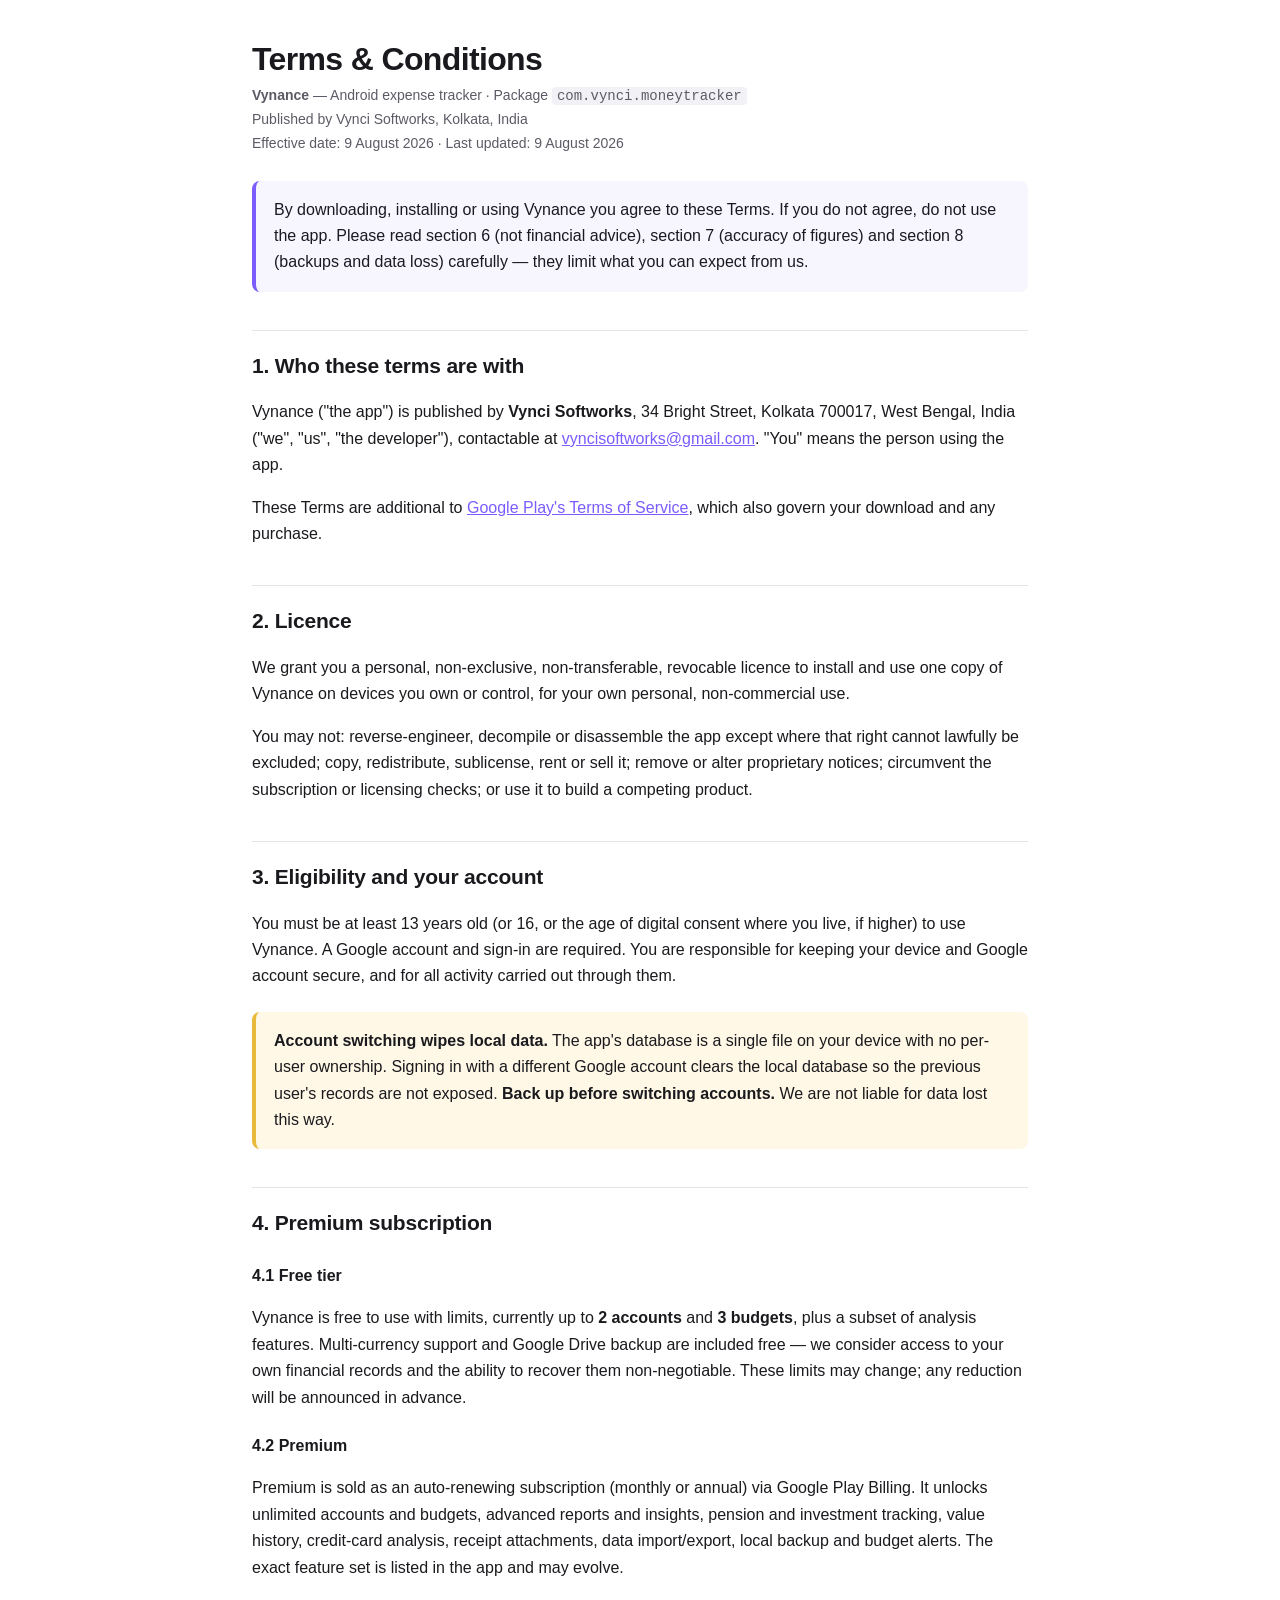
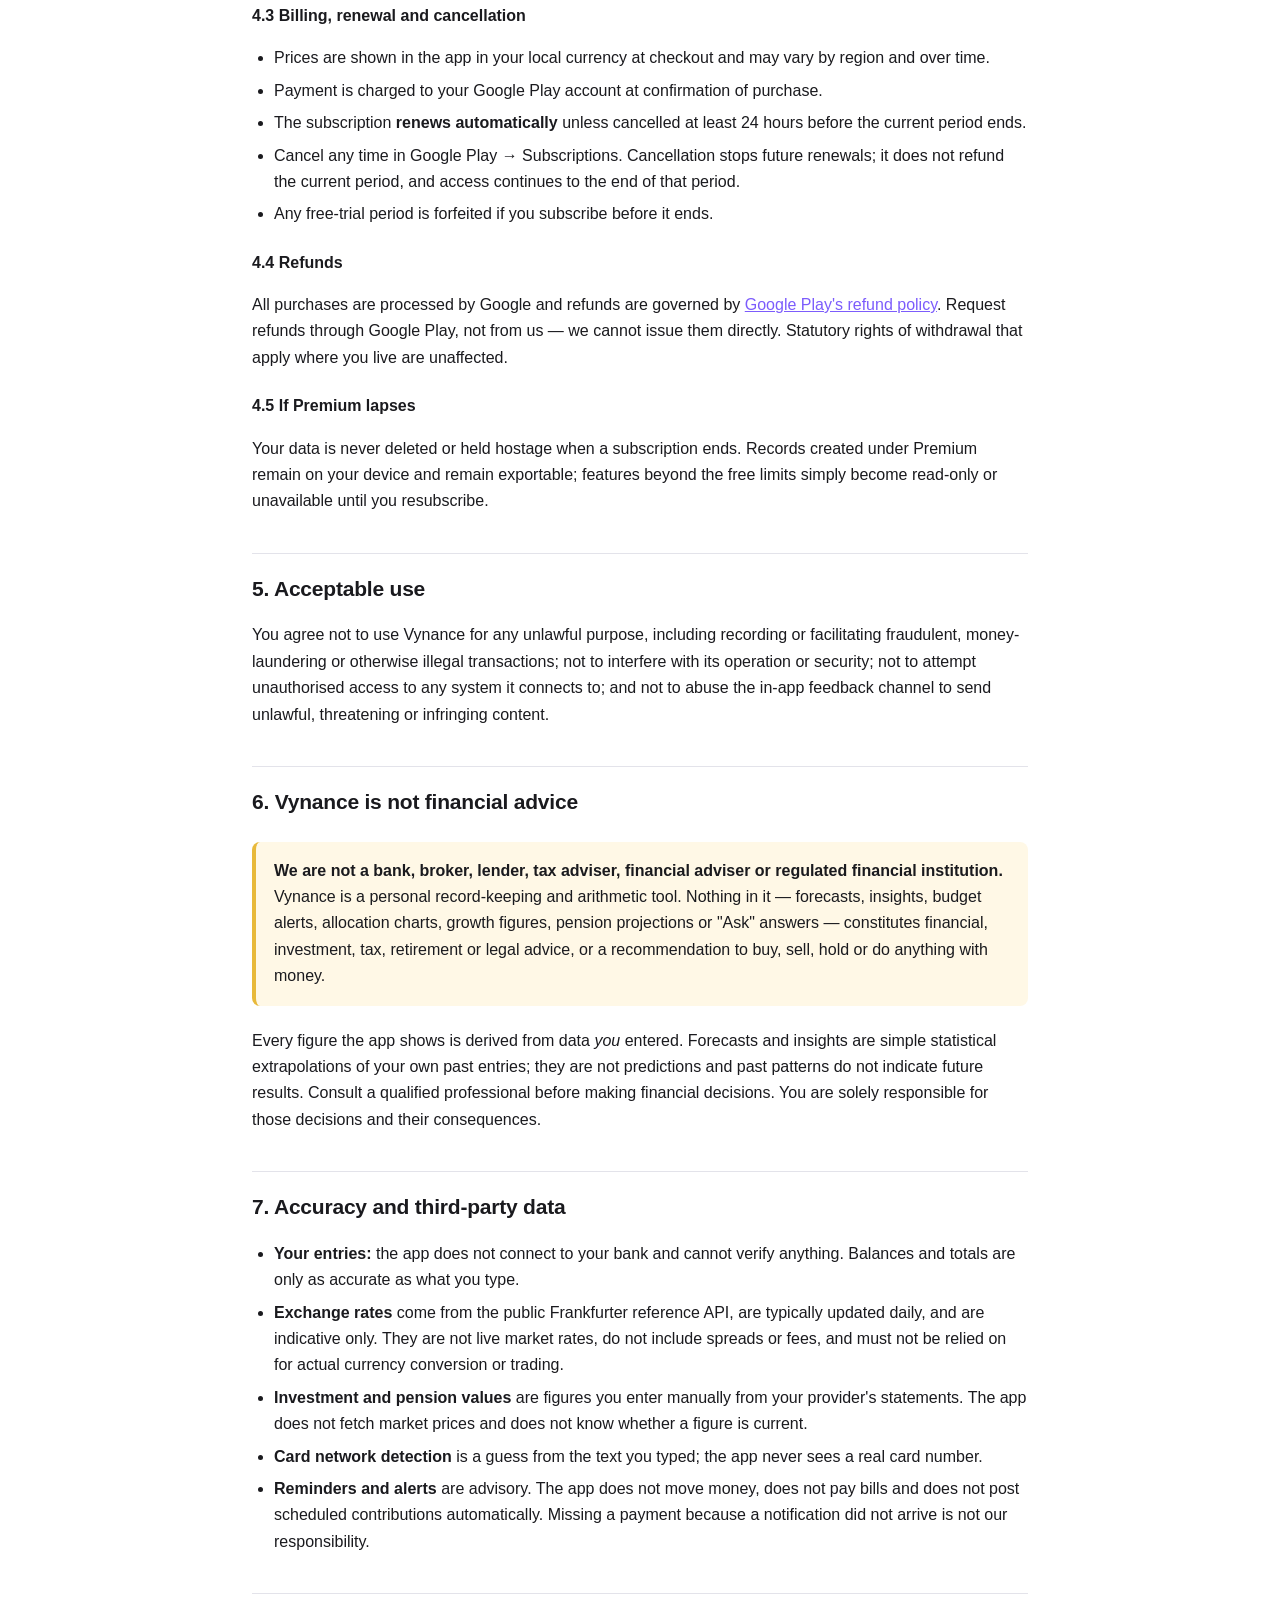
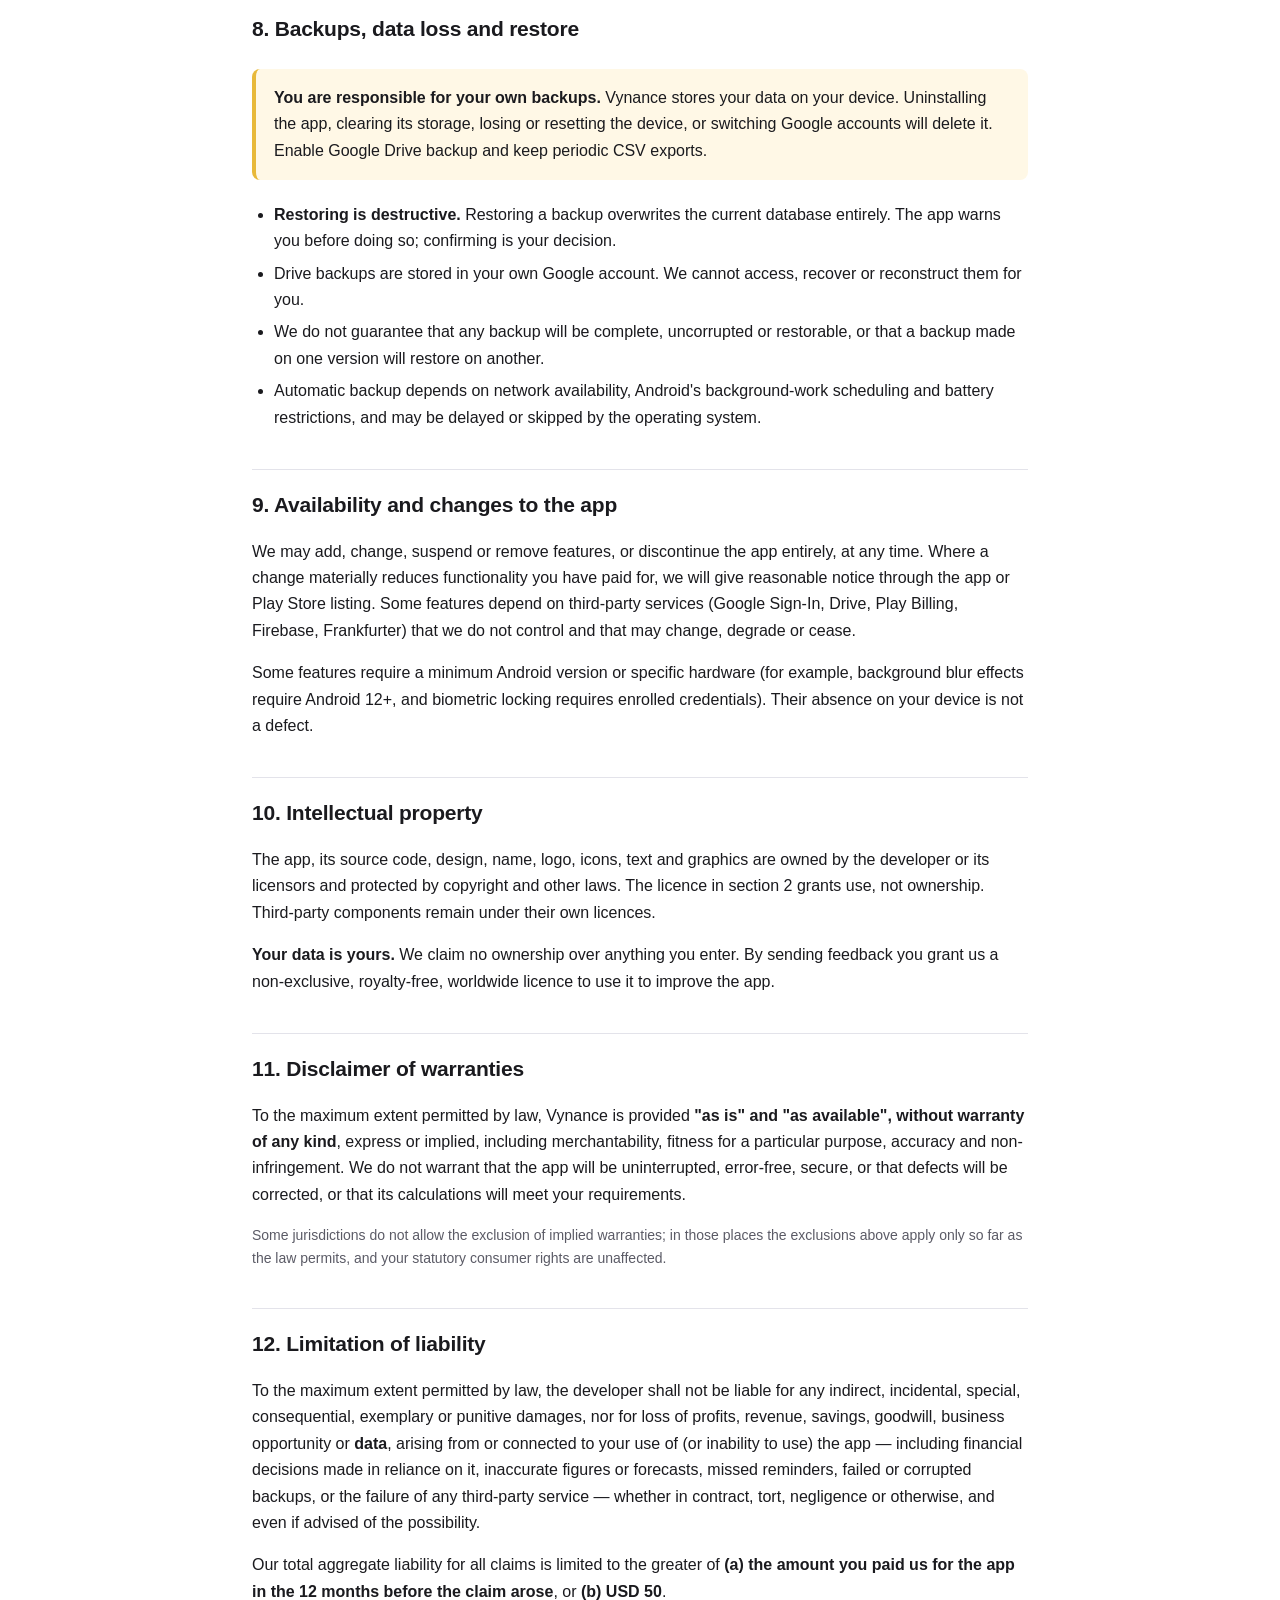
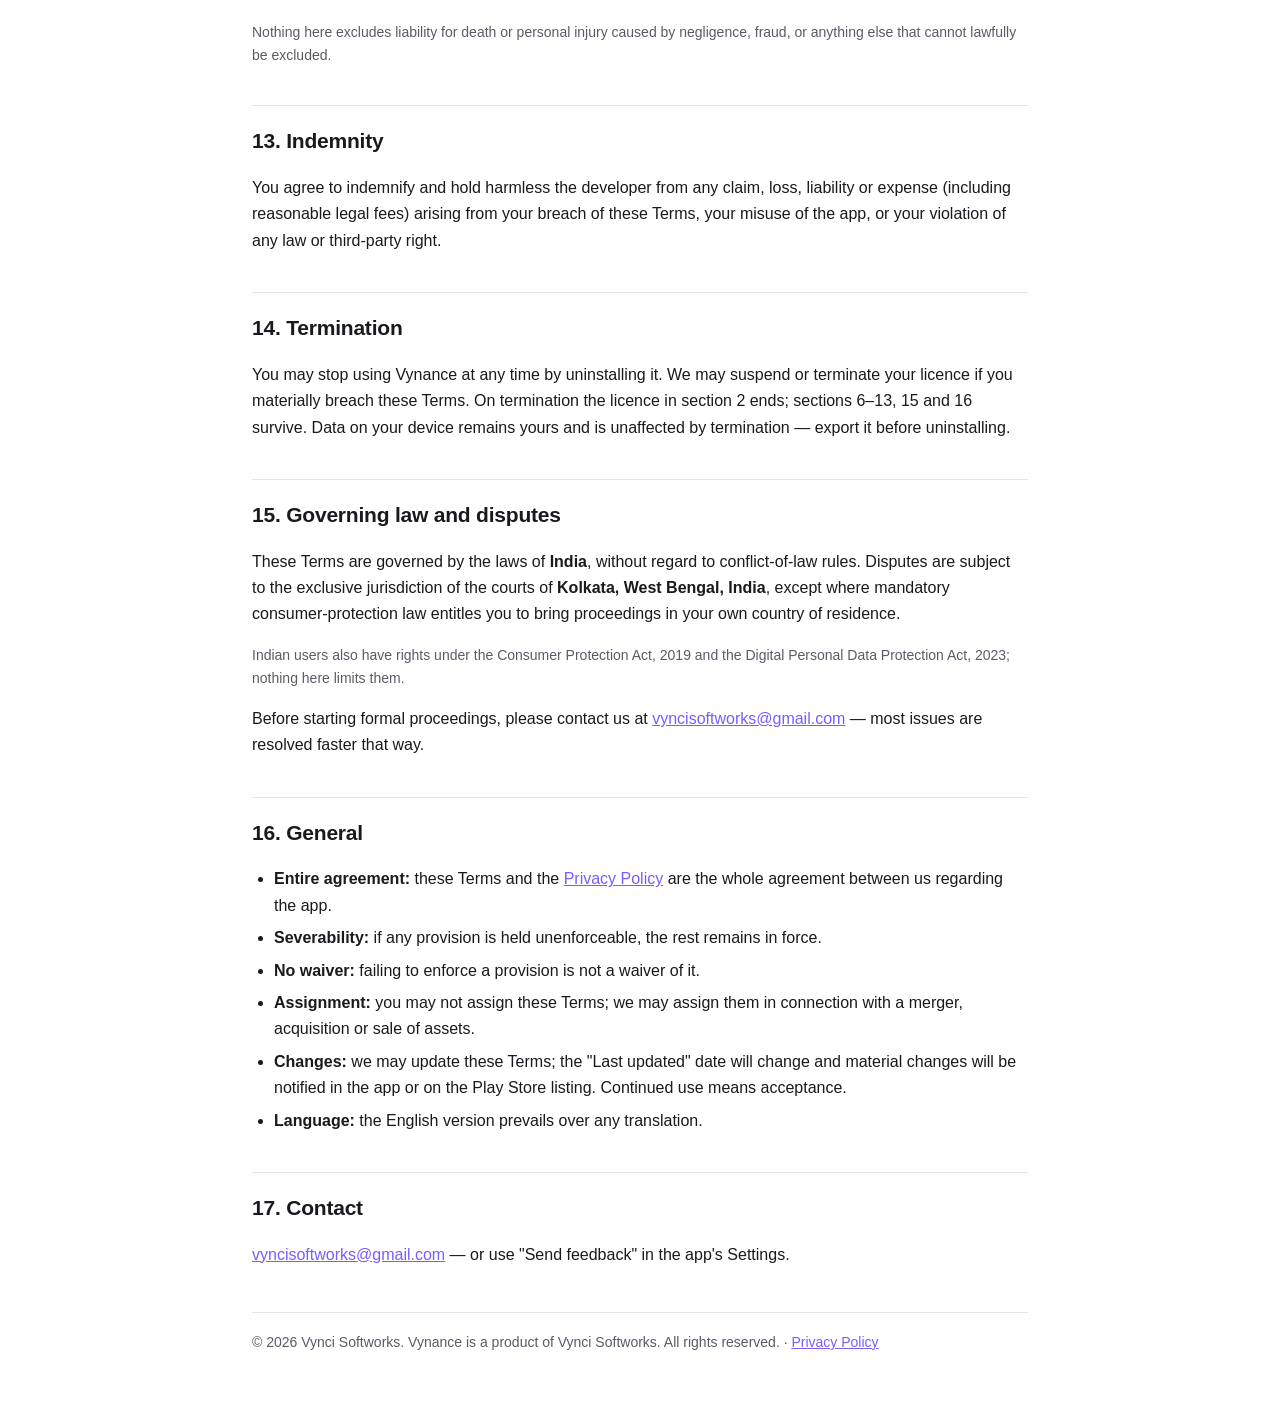
<file: vynance/terms-and-conditions.html>
<!DOCTYPE html>
<html lang="en">
<head>
<meta charset="utf-8">
<meta name="viewport" content="width=device-width, initial-scale=1">
<title>Terms &amp; Conditions &mdash; Vynance</title>
<style>
  :root{--ink:#1a1a1e;--muted:#5b5b66;--line:#e3e3ea;--brand:#7C5CFC;--bg:#ffffff;--soft:#f7f6ff;--warn:#fff8e6;--warnline:#e8b93a}
  *{box-sizing:border-box}
  body{margin:0;padding:0;background:var(--bg);color:var(--ink);
       font:16px/1.65 -apple-system,BlinkMacSystemFont,"Segoe UI",Roboto,Arial,sans-serif}
  .wrap{max-width:820px;margin:0 auto;padding:40px 22px 72px}
  h1{font-size:32px;line-height:1.2;margin:0 0 6px;letter-spacing:-.02em}
  h2{font-size:21px;margin:38px 0 10px;padding-top:18px;border-top:1px solid var(--line);letter-spacing:-.01em}
  h3{font-size:16px;margin:22px 0 6px}
  .meta{color:var(--muted);font-size:14px;margin:0 0 26px}
  .lead{background:var(--soft);border-left:4px solid var(--brand);padding:16px 18px;border-radius:8px;margin:22px 0}
  .lead p{margin:0}
  .warn{background:var(--warn);border-left:4px solid var(--warnline);padding:16px 18px;border-radius:8px;margin:22px 0}
  .warn p{margin:0}
  ul{padding-left:22px}
  li{margin:6px 0}
  table{width:100%;border-collapse:collapse;margin:14px 0;font-size:14.5px}
  th,td{border:1px solid var(--line);padding:9px 11px;text-align:left;vertical-align:top}
  th{background:#faf9ff;font-weight:600}
  code{background:#f2f2f6;padding:1px 5px;border-radius:4px;font-size:14px}
  a{color:var(--brand)}
  .note{font-size:14px;color:var(--muted)}
  footer{margin-top:44px;padding-top:18px;border-top:1px solid var(--line);font-size:14px;color:var(--muted)}
  @media(max-width:600px){h1{font-size:26px}.wrap{padding:26px 16px 56px}}
</style>
<link rel="icon" href="/favicon.ico" sizes="any">
<link rel="icon" type="image/png" sizes="32x32" href="/favicon-32.png">
<link rel="icon" type="image/png" sizes="16x16" href="/favicon-16.png">
<link rel="apple-touch-icon" href="/apple-touch-icon.png">
<meta name="theme-color" content="#171232">
</head>
<body>
<div class="wrap">

<h1>Terms &amp; Conditions</h1>
<p class="meta"><strong>Vynance</strong> &mdash; Android expense tracker &middot; Package <code>com.vynci.moneytracker</code><br>
Published by Vynci Softworks, Kolkata, India<br>
Effective date: 9 August 2026 &middot; Last updated: 9 August 2026</p>

<div class="lead">
<p>By downloading, installing or using Vynance you agree to these Terms. If you do not agree, do not use the app. Please read section 6 (not financial advice), section 7 (accuracy of figures) and section 8 (backups and data loss) carefully &mdash; they limit what you can expect from us.</p>
</div>

<h2>1. Who these terms are with</h2>
<p>Vynance ("the app") is published by <strong>Vynci Softworks</strong>, 34 Bright Street, Kolkata 700017, West Bengal, India ("we", "us", "the developer"), contactable at <a href="mailto:vyncisoftworks@gmail.com">vyncisoftworks@gmail.com</a>. "You" means the person using the app.</p>
<p>These Terms are additional to <a href="https://play.google.com/intl/en/about/play-terms/" target="_blank" rel="noopener">Google Play's Terms of Service</a>, which also govern your download and any purchase.</p>

<h2>2. Licence</h2>
<p>We grant you a personal, non-exclusive, non-transferable, revocable licence to install and use one copy of Vynance on devices you own or control, for your own personal, non-commercial use.</p>
<p>You may not: reverse-engineer, decompile or disassemble the app except where that right cannot lawfully be excluded; copy, redistribute, sublicense, rent or sell it; remove or alter proprietary notices; circumvent the subscription or licensing checks; or use it to build a competing product.</p>

<h2>3. Eligibility and your account</h2>
<p>You must be at least 13 years old (or 16, or the age of digital consent where you live, if higher) to use Vynance. A Google account and sign-in are required. You are responsible for keeping your device and Google account secure, and for all activity carried out through them.</p>
<div class="warn">
<p><strong>Account switching wipes local data.</strong> The app's database is a single file on your device with no per-user ownership. Signing in with a different Google account clears the local database so the previous user's records are not exposed. <strong>Back up before switching accounts.</strong> We are not liable for data lost this way.</p>
</div>

<h2>4. Premium subscription</h2>

<h3>4.1 Free tier</h3>
<p>Vynance is free to use with limits, currently up to <strong>2 accounts</strong> and <strong>3 budgets</strong>, plus a subset of analysis features. Multi-currency support and Google Drive backup are included free &mdash; we consider access to your own financial records and the ability to recover them non-negotiable. These limits may change; any reduction will be announced in advance.</p>

<h3>4.2 Premium</h3>
<p>Premium is sold as an auto-renewing subscription (monthly or annual) via Google Play Billing. It unlocks unlimited accounts and budgets, advanced reports and insights, pension and investment tracking, value history, credit-card analysis, receipt attachments, data import/export, local backup and budget alerts. The exact feature set is listed in the app and may evolve.</p>

<h3>4.3 Billing, renewal and cancellation</h3>
<ul>
  <li>Prices are shown in the app in your local currency at checkout and may vary by region and over time.</li>
  <li>Payment is charged to your Google Play account at confirmation of purchase.</li>
  <li>The subscription <strong>renews automatically</strong> unless cancelled at least 24 hours before the current period ends.</li>
  <li>Cancel any time in Google Play &rarr; Subscriptions. Cancellation stops future renewals; it does not refund the current period, and access continues to the end of that period.</li>
  <li>Any free-trial period is forfeited if you subscribe before it ends.</li>
</ul>

<h3>4.4 Refunds</h3>
<p>All purchases are processed by Google and refunds are governed by <a href="https://support.google.com/googleplay/answer/2479637" target="_blank" rel="noopener">Google Play's refund policy</a>. Request refunds through Google Play, not from us &mdash; we cannot issue them directly. Statutory rights of withdrawal that apply where you live are unaffected.</p>

<h3>4.5 If Premium lapses</h3>
<p>Your data is never deleted or held hostage when a subscription ends. Records created under Premium remain on your device and remain exportable; features beyond the free limits simply become read-only or unavailable until you resubscribe.</p>

<h2>5. Acceptable use</h2>
<p>You agree not to use Vynance for any unlawful purpose, including recording or facilitating fraudulent, money-laundering or otherwise illegal transactions; not to interfere with its operation or security; not to attempt unauthorised access to any system it connects to; and not to abuse the in-app feedback channel to send unlawful, threatening or infringing content.</p>

<h2>6. Vynance is not financial advice</h2>
<div class="warn">
<p><strong>We are not a bank, broker, lender, tax adviser, financial adviser or regulated financial institution.</strong> Vynance is a personal record-keeping and arithmetic tool. Nothing in it &mdash; forecasts, insights, budget alerts, allocation charts, growth figures, pension projections or "Ask" answers &mdash; constitutes financial, investment, tax, retirement or legal advice, or a recommendation to buy, sell, hold or do anything with money.</p>
</div>
<p>Every figure the app shows is derived from data <em>you</em> entered. Forecasts and insights are simple statistical extrapolations of your own past entries; they are not predictions and past patterns do not indicate future results. Consult a qualified professional before making financial decisions. You are solely responsible for those decisions and their consequences.</p>

<h2>7. Accuracy and third-party data</h2>
<ul>
  <li><strong>Your entries:</strong> the app does not connect to your bank and cannot verify anything. Balances and totals are only as accurate as what you type.</li>
  <li><strong>Exchange rates</strong> come from the public Frankfurter reference API, are typically updated daily, and are indicative only. They are not live market rates, do not include spreads or fees, and must not be relied on for actual currency conversion or trading.</li>
  <li><strong>Investment and pension values</strong> are figures you enter manually from your provider's statements. The app does not fetch market prices and does not know whether a figure is current.</li>
  <li><strong>Card network detection</strong> is a guess from the text you typed; the app never sees a real card number.</li>
  <li><strong>Reminders and alerts</strong> are advisory. The app does not move money, does not pay bills and does not post scheduled contributions automatically. Missing a payment because a notification did not arrive is not our responsibility.</li>
</ul>

<h2>8. Backups, data loss and restore</h2>
<div class="warn">
<p><strong>You are responsible for your own backups.</strong> Vynance stores your data on your device. Uninstalling the app, clearing its storage, losing or resetting the device, or switching Google accounts will delete it. Enable Google Drive backup and keep periodic CSV exports.</p>
</div>
<ul>
  <li><strong>Restoring is destructive.</strong> Restoring a backup overwrites the current database entirely. The app warns you before doing so; confirming is your decision.</li>
  <li>Drive backups are stored in your own Google account. We cannot access, recover or reconstruct them for you.</li>
  <li>We do not guarantee that any backup will be complete, uncorrupted or restorable, or that a backup made on one version will restore on another.</li>
  <li>Automatic backup depends on network availability, Android's background-work scheduling and battery restrictions, and may be delayed or skipped by the operating system.</li>
</ul>

<h2>9. Availability and changes to the app</h2>
<p>We may add, change, suspend or remove features, or discontinue the app entirely, at any time. Where a change materially reduces functionality you have paid for, we will give reasonable notice through the app or Play Store listing. Some features depend on third-party services (Google Sign-In, Drive, Play Billing, Firebase, Frankfurter) that we do not control and that may change, degrade or cease.</p>
<p>Some features require a minimum Android version or specific hardware (for example, background blur effects require Android 12+, and biometric locking requires enrolled credentials). Their absence on your device is not a defect.</p>

<h2>10. Intellectual property</h2>
<p>The app, its source code, design, name, logo, icons, text and graphics are owned by the developer or its licensors and protected by copyright and other laws. The licence in section 2 grants use, not ownership. Third-party components remain under their own licences.</p>
<p><strong>Your data is yours.</strong> We claim no ownership over anything you enter. By sending feedback you grant us a non-exclusive, royalty-free, worldwide licence to use it to improve the app.</p>

<h2>11. Disclaimer of warranties</h2>
<p>To the maximum extent permitted by law, Vynance is provided <strong>"as is" and "as available", without warranty of any kind</strong>, express or implied, including merchantability, fitness for a particular purpose, accuracy and non-infringement. We do not warrant that the app will be uninterrupted, error-free, secure, or that defects will be corrected, or that its calculations will meet your requirements.</p>
<p class="note">Some jurisdictions do not allow the exclusion of implied warranties; in those places the exclusions above apply only so far as the law permits, and your statutory consumer rights are unaffected.</p>

<h2>12. Limitation of liability</h2>
<p>To the maximum extent permitted by law, the developer shall not be liable for any indirect, incidental, special, consequential, exemplary or punitive damages, nor for loss of profits, revenue, savings, goodwill, business opportunity or <strong>data</strong>, arising from or connected to your use of (or inability to use) the app &mdash; including financial decisions made in reliance on it, inaccurate figures or forecasts, missed reminders, failed or corrupted backups, or the failure of any third-party service &mdash; whether in contract, tort, negligence or otherwise, and even if advised of the possibility.</p>
<p>Our total aggregate liability for all claims is limited to the greater of <strong>(a) the amount you paid us for the app in the 12 months before the claim arose</strong>, or <strong>(b) USD 50</strong>.</p>
<p class="note">Nothing here excludes liability for death or personal injury caused by negligence, fraud, or anything else that cannot lawfully be excluded.</p>

<h2>13. Indemnity</h2>
<p>You agree to indemnify and hold harmless the developer from any claim, loss, liability or expense (including reasonable legal fees) arising from your breach of these Terms, your misuse of the app, or your violation of any law or third-party right.</p>

<h2>14. Termination</h2>
<p>You may stop using Vynance at any time by uninstalling it. We may suspend or terminate your licence if you materially breach these Terms. On termination the licence in section 2 ends; sections 6&ndash;13, 15 and 16 survive. Data on your device remains yours and is unaffected by termination &mdash; export it before uninstalling.</p>

<h2>15. Governing law and disputes</h2>
<p>These Terms are governed by the laws of <strong>India</strong>, without regard to conflict-of-law rules. Disputes are subject to the exclusive jurisdiction of the courts of <strong>Kolkata, West Bengal, India</strong>, except where mandatory consumer-protection law entitles you to bring proceedings in your own country of residence.</p>
<p class="note">Indian users also have rights under the Consumer Protection Act, 2019 and the Digital Personal Data Protection Act, 2023; nothing here limits them.</p>
<p>Before starting formal proceedings, please contact us at <a href="mailto:vyncisoftworks@gmail.com">vyncisoftworks@gmail.com</a> &mdash; most issues are resolved faster that way.</p>

<h2>16. General</h2>
<ul>
  <li><strong>Entire agreement:</strong> these Terms and the <a href="privacy-policy.html">Privacy Policy</a> are the whole agreement between us regarding the app.</li>
  <li><strong>Severability:</strong> if any provision is held unenforceable, the rest remains in force.</li>
  <li><strong>No waiver:</strong> failing to enforce a provision is not a waiver of it.</li>
  <li><strong>Assignment:</strong> you may not assign these Terms; we may assign them in connection with a merger, acquisition or sale of assets.</li>
  <li><strong>Changes:</strong> we may update these Terms; the "Last updated" date will change and material changes will be notified in the app or on the Play Store listing. Continued use means acceptance.</li>
  <li><strong>Language:</strong> the English version prevails over any translation.</li>
</ul>

<h2>17. Contact</h2>
<p><a href="mailto:vyncisoftworks@gmail.com">vyncisoftworks@gmail.com</a> &mdash; or use "Send feedback" in the app's Settings.</p>

<footer>&copy; 2026 Vynci Softworks. Vynance is a product of Vynci Softworks. All rights reserved. &middot; <a href="privacy-policy.html">Privacy Policy</a></footer>

</div>
</body>
</html>
</file>
<file: styles.css>
/* Vynci Softworks — shared site styles */
/* ── tokens ─────────────────────────────────────────────────────────── */
:root{
  --ink:#12121a; --ink-2:#3a3a4a; --muted:#63636f; --line:#e6e6ee;
  --bg:#ffffff; --surface:#ffffff; --soft:#f7f6fd; --deep:#0f0b26;

  --violet:#7C5CFC; --violet-2:#9d86ff; --mint:#4ADE9C;
  --emerald:#0EA875; --emerald-2:#2fd39a; --gold:#D9A93C;

  --radius:18px; --radius-lg:26px;
  --shadow:0 1px 2px rgba(18,18,26,.05), 0 12px 32px -12px rgba(18,18,26,.14);
  --shadow-lg:0 2px 4px rgba(18,18,26,.05), 0 30px 70px -28px rgba(18,18,26,.30);
  --maxw:1080px;
  --sans:"Inter var","Inter",-apple-system,BlinkMacSystemFont,"Segoe UI",Roboto,"Helvetica Neue",Arial,sans-serif;
}
@media (prefers-color-scheme: dark){
  :root{
    --ink:#f2f1f7; --ink-2:#c9c7d6; --muted:#9d9bb0; --line:#26243a;
    --bg:#0B0A14; --surface:#131228; --soft:#15142b; --deep:#0B0A14;
    --shadow:0 1px 2px rgba(0,0,0,.4), 0 14px 34px -14px rgba(0,0,0,.7);
    --shadow-lg:0 2px 6px rgba(0,0,0,.5), 0 34px 80px -30px rgba(0,0,0,.85);
  }
}
*,*::before,*::after{box-sizing:border-box}
html{scroll-behavior:smooth;-webkit-text-size-adjust:100%}
body{
  margin:0;background:var(--bg);color:var(--ink);font-family:var(--sans);
  font-size:clamp(15.5px,.55vw + 14.4px,17px);line-height:1.68;
  -webkit-font-smoothing:antialiased;text-rendering:optimizeLegibility;
  overflow-x:hidden;
}
img,svg{max-width:100%}
a{color:inherit}
.wrap{max-width:var(--maxw);margin:0 auto;padding:0 24px}
.narrow{max-width:760px}
h1,h2,h3{letter-spacing:-.028em;line-height:1.14;margin:0}
h2{font-size:clamp(25px,2vw + 18px,36px);margin:0 0 14px}
h3{font-size:clamp(17px,.4vw + 16px,19px);letter-spacing:-.015em;line-height:1.35}
p{margin:0 0 15px}
.lede{font-size:clamp(17px,.6vw + 15.6px,20px);color:var(--ink-2);line-height:1.6}
.eyebrow{
  display:inline-flex;align-items:center;gap:8px;font-size:12.5px;font-weight:650;
  letter-spacing:.13em;text-transform:uppercase;color:var(--muted);margin:0 0 16px;
}
.eyebrow::before{content:"";width:22px;height:1.5px;background:currentColor;opacity:.5;border-radius:2px}

/* ── skip link + nav ────────────────────────────────────────────────── */
.skip{position:absolute;left:-9999px;top:0;background:var(--violet);color:#fff;padding:10px 16px;border-radius:0 0 10px 0;z-index:99}
.skip:focus{left:0}
nav.top{
  position:sticky;top:0;z-index:50;backdrop-filter:saturate(180%) blur(16px);
  -webkit-backdrop-filter:saturate(180%) blur(16px);
  background:color-mix(in srgb, var(--bg) 78%, transparent);
  border-bottom:1px solid transparent;transition:border-color .25s, background .25s;
}
nav.top.stuck{border-bottom-color:var(--line)}
nav.top .inner{display:flex;align-items:center;gap:18px;height:62px}
nav.top .brand{display:flex;align-items:center;gap:10px;font-weight:680;letter-spacing:-.02em;text-decoration:none;font-size:15.5px}
nav.top .brand img{width:26px;height:26px;border-radius:7px}
nav.top .links{margin-left:auto;display:flex;gap:4px;align-items:center}
nav.top .links a{
  text-decoration:none;font-size:14.5px;color:var(--muted);padding:8px 12px;border-radius:10px;
  transition:color .15s, background .15s;font-weight:520;
}
nav.top .links a:hover{color:var(--ink);background:color-mix(in srgb, var(--soft) 90%, transparent)}
@media(max-width:720px){nav.top .links a.hide-sm{display:none}}

/* ── hero ───────────────────────────────────────────────────────────── */
.hero{position:relative;isolation:isolate;overflow:hidden;background:var(--deep);color:#fff;padding:clamp(66px,9vw,116px) 0 clamp(72px,9vw,112px);text-align:center}
.hero::before{
  content:"";position:absolute;inset:-30% -20%;z-index:-2;
  background:
    radial-gradient(38% 44% at 22% 26%, rgba(124,92,252,.60) 0%, transparent 62%),
    radial-gradient(34% 40% at 78% 22%, rgba(14,168,117,.50) 0%, transparent 60%),
    radial-gradient(46% 46% at 60% 88%, rgba(74,222,156,.30) 0%, transparent 64%),
    radial-gradient(30% 34% at 12% 82%, rgba(217,169,60,.26) 0%, transparent 62%);
  filter:blur(28px);animation:drift 34s ease-in-out infinite alternate;
}
.hero::after{
  content:"";position:absolute;inset:0;z-index:-1;opacity:.30;pointer-events:none;
  background-image:url("data:image/svg+xml,%3Csvg xmlns='http://www.w3.org/2000/svg' width='140' height='140'%3E%3Cfilter id='n'%3E%3CfeTurbulence type='fractalNoise' baseFrequency='.85' numOctaves='3'/%3E%3C/filter%3E%3Crect width='140' height='140' filter='url(%23n)' opacity='.42'/%3E%3C/svg%3E");
}
@keyframes drift{
  0%{transform:translate3d(0,0,0) scale(1)}
  50%{transform:translate3d(2.5%,-2%,0) scale(1.07)}
  100%{transform:translate3d(-2.5%,2.5%,0) scale(1.03)}
}
.hero .mark{width:clamp(76px,7vw,96px);height:auto;margin:0 auto 22px;display:block;filter:drop-shadow(0 14px 34px rgba(0,0,0,.45))}
.hero h1{font-size:clamp(34px,4.6vw + 12px,60px);margin:0 0 16px;color:#fff}
.hero h1 .grad{
  background:linear-gradient(96deg,#b9a6ff 0%,#6ee7b7 52%,#f3cf7a 100%);
  -webkit-background-clip:text;background-clip:text;color:transparent;
}
.hero .tag{font-size:clamp(16.5px,.7vw + 15px,20.5px);color:#cfcbe8;max-width:660px;margin:0 auto;line-height:1.55}
.hero .meta{margin-top:26px;font-size:14px;color:#9a94c2;display:flex;gap:10px;justify-content:center;flex-wrap:wrap;align-items:center}
.hero .meta a{color:#cfcbe8;text-decoration:none;border-bottom:1px solid rgba(207,203,232,.28);padding-bottom:1px}
.hero .meta a:hover{border-bottom-color:#cfcbe8}
.hero .dot{opacity:.4}
.pills{display:flex;gap:9px;justify-content:center;flex-wrap:wrap;margin-top:30px}
.pill{
  display:inline-flex;align-items:center;gap:7px;font-size:13.5px;font-weight:560;color:#e8e6f6;
  background:rgba(255,255,255,.075);border:1px solid rgba(255,255,255,.14);
  padding:7px 14px;border-radius:999px;backdrop-filter:blur(8px);
}
.pill svg{width:14px;height:14px;flex:0 0 14px}

/* ── sections ───────────────────────────────────────────────────────── */
main{position:relative}
section[id],[id]{scroll-margin-top:82px}
section{padding:clamp(52px,6vw,88px) 0}
section + section{border-top:1px solid var(--line)}
.section-head{max-width:620px;margin-bottom:clamp(28px,3vw,40px)}
.section-head p{color:var(--muted);margin:0}

/* ── product cards ──────────────────────────────────────────────────── */
.products{display:grid;grid-template-columns:repeat(auto-fit,minmax(310px,1fr));gap:22px}
.card{
  position:relative;background:var(--surface);border:1px solid var(--line);border-radius:var(--radius-lg);
  padding:clamp(24px,2.4vw,32px);box-shadow:var(--shadow);overflow:hidden;
  transition:transform .28s cubic-bezier(.2,.7,.3,1), box-shadow .28s, border-color .28s;
}
.card::before{
  content:"";position:absolute;inset:0;border-radius:inherit;pointer-events:none;opacity:0;transition:opacity .3s;
  background:radial-gradient(120% 80% at 50% -10%, var(--accent-soft) 0%, transparent 60%);
}
.card:hover{transform:translateY(-4px);box-shadow:var(--shadow-lg);border-color:var(--accent-line)}
.card:hover::before{opacity:1}
.card .top{display:flex;align-items:center;gap:15px;margin-bottom:18px}
.card .icon{
  flex:0 0 60px;width:60px;height:60px;border-radius:17px;display:grid;place-items:center;
  background:var(--icon-bg);box-shadow:inset 0 0 0 1px rgba(255,255,255,.07);
}
.card .icon svg,.card .icon img{width:42px;height:42px}
/* Rizq's icon tile is the cream of its app icon, not a dark tile, so the shared
   white inset hairline above is invisible on it — give it a dark one instead or the
   tile floats edgeless on the white card in light mode. */
.r .icon{box-shadow:inset 0 0 0 1px rgba(31,83,57,.12)}
.card .kicker{font-size:11.5px;font-weight:680;letter-spacing:.12em;text-transform:uppercase;color:var(--accent);margin:0 0 3px}
.card h3{font-size:clamp(21px,1.1vw + 18px,25px);margin:0;letter-spacing:-.025em}
.card .desc{color:var(--ink-2);font-size:15.4px;margin:0 0 18px}
.card ul.mini{list-style:none;padding:0;margin:0 0 22px;display:grid;gap:9px}
.card ul.mini li{position:relative;padding-left:24px;font-size:14.6px;color:var(--muted);line-height:1.5}
.card ul.mini li::before{
  content:"";position:absolute;left:0;top:.52em;width:12px;height:12px;border-radius:4px;
  background:var(--accent);opacity:.22;
}
.card ul.mini li::after{
  content:"";position:absolute;left:3.4px;top:calc(.52em + 3.4px);width:5.2px;height:5.2px;border-radius:2px;background:var(--accent);
}
.cta-row{display:flex;flex-wrap:wrap;gap:10px;align-items:center}
.btn{
  display:inline-flex;align-items:center;gap:9px;text-decoration:none;font-weight:620;font-size:14.6px;
  padding:11px 18px;border-radius:13px;transition:transform .18s, box-shadow .22s, background .2s, border-color .2s;
  border:1px solid transparent;white-space:nowrap;
}
.btn svg{width:17px;height:17px;flex:0 0 17px}
.btn-primary{background:var(--accent);color:#fff;box-shadow:0 8px 22px -10px var(--accent)}
.btn-primary:hover{transform:translateY(-2px);box-shadow:0 14px 30px -12px var(--accent)}
.btn-ghost{border-color:var(--line);color:var(--ink);background:transparent}
.btn-ghost:hover{border-color:var(--accent);color:var(--accent);background:var(--accent-soft)}
.v{--accent:var(--violet);--accent-soft:color-mix(in srgb, var(--violet) 9%, transparent);--accent-line:color-mix(in srgb, var(--violet) 42%, var(--line));--icon-bg:linear-gradient(150deg,#1c1440,#241a52)}
.r{--accent:var(--emerald);--accent-soft:color-mix(in srgb, var(--emerald) 10%, transparent);--accent-line:color-mix(in srgb, var(--emerald) 42%, var(--line));--icon-bg:#F6EFDA}
.badge-live{
  display:inline-flex;align-items:center;gap:6px;font-size:11.6px;font-weight:680;letter-spacing:.05em;
  text-transform:uppercase;color:var(--accent);background:var(--accent-soft);
  border:1px solid var(--accent-line);padding:3px 9px;border-radius:999px;margin-left:auto;align-self:flex-start;
}
.badge-live .blip{width:6px;height:6px;border-radius:50%;background:var(--accent);animation:blip 2.4s ease-in-out infinite}
@keyframes blip{0%,100%{opacity:1;transform:scale(1)}50%{opacity:.35;transform:scale(.72)}}

/* ── bento ──────────────────────────────────────────────────────────── */
.bento{display:grid;grid-template-columns:repeat(6,1fr);gap:16px}
.tile{
  grid-column:span 2;background:var(--surface);border:1px solid var(--line);border-radius:var(--radius);
  padding:22px 22px 24px;box-shadow:var(--shadow);transition:border-color .25s, transform .25s;
}
.tile:hover{border-color:color-mix(in srgb, var(--violet) 34%, var(--line));transform:translateY(-3px)}
.tile.wide{grid-column:span 3}
.tile.full{grid-column:span 6}
.tile .ico{
  width:38px;height:38px;border-radius:11px;display:grid;place-items:center;margin-bottom:14px;
  background:color-mix(in srgb, var(--violet) 12%, transparent);color:var(--violet);
}
.tile.g .ico{background:color-mix(in srgb, var(--emerald) 13%, transparent);color:var(--emerald)}
.tile .ico svg{width:20px;height:20px}
.tile h3{margin:0 0 6px}
.tile p{margin:0;font-size:14.6px;color:var(--muted);line-height:1.55}
@media(max-width:880px){.bento{grid-template-columns:repeat(4,1fr)}.tile,.tile.wide{grid-column:span 2}.tile.full{grid-column:span 4}}
@media(max-width:560px){.bento{grid-template-columns:1fr}.tile,.tile.wide,.tile.full{grid-column:span 1}}

/* ── principle strip ────────────────────────────────────────────────── */
.principles{display:grid;grid-template-columns:repeat(auto-fit,minmax(210px,1fr));gap:1px;background:var(--line);border:1px solid var(--line);border-radius:var(--radius-lg);overflow:hidden}
.principle{background:var(--surface);padding:26px 24px}
.principle .n{font-size:clamp(26px,2vw + 18px,34px);font-weight:720;letter-spacing:-.03em;line-height:1;margin-bottom:10px;
  background:linear-gradient(120deg,var(--violet),var(--emerald));-webkit-background-clip:text;background-clip:text;color:transparent}
.principle h3{margin:0 0 5px;font-size:16px}
.principle p{margin:0;font-size:14.2px;color:var(--muted);line-height:1.5}

/* ── compare table ──────────────────────────────────────────────────── */
.tablewrap{overflow-x:auto;border:1px solid var(--line);border-radius:var(--radius-lg);box-shadow:var(--shadow);background:var(--surface)}
table{border-collapse:collapse;width:100%;min-width:560px;font-size:14.8px}
th,td{text-align:left;padding:15px 20px;border-bottom:1px solid var(--line)}
thead th{font-size:12.5px;letter-spacing:.09em;text-transform:uppercase;color:var(--muted);font-weight:680;background:var(--soft)}
thead th.c-v{color:var(--violet)} thead th.c-r{color:var(--emerald)}
tbody tr:last-child td{border-bottom:0}
tbody tr:hover td{background:color-mix(in srgb, var(--soft) 70%, transparent)}
td.feat{font-weight:580;color:var(--ink)}
.yes{color:var(--emerald);font-weight:640}
.no{color:var(--muted)}

/* ── callout ────────────────────────────────────────────────────────── */
.callout{
  position:relative;border-radius:var(--radius-lg);padding:clamp(24px,2.6vw,34px);
  background:linear-gradient(150deg, color-mix(in srgb, var(--violet) 9%, var(--surface)), color-mix(in srgb, var(--emerald) 8%, var(--surface)));
  border:1px solid var(--line);box-shadow:var(--shadow);
}
.callout h3{margin:0 0 10px;font-size:clamp(18px,1vw + 16px,21px)}
.callout p:last-child{margin:0}
code{
  font-family:ui-monospace,SFMono-Regular,Menlo,Consolas,monospace;font-size:.88em;
  background:color-mix(in srgb, var(--violet) 11%, transparent);color:var(--violet);
  padding:2px 6px;border-radius:6px;
}
ul.checks{list-style:none;padding:0;margin:0;display:grid;gap:12px}
ul.checks li{position:relative;padding-left:30px;color:var(--ink-2);font-size:15.4px}
ul.checks li::before{
  content:"";position:absolute;left:0;top:.28em;width:19px;height:19px;border-radius:7px;
  background:color-mix(in srgb, var(--emerald) 16%, transparent);
}
ul.checks li::after{
  content:"";position:absolute;left:6px;top:.62em;width:6px;height:10px;border:solid var(--emerald);
  border-width:0 2px 2px 0;transform:rotate(42deg);
}

/* ── faq ────────────────────────────────────────────────────────────── */
details{border:1px solid var(--line);border-radius:15px;background:var(--surface);margin-bottom:11px;overflow:hidden;transition:border-color .2s}
details[open]{border-color:color-mix(in srgb, var(--violet) 34%, var(--line))}
summary{cursor:pointer;padding:16px 20px;font-weight:600;font-size:15.6px;list-style:none;display:flex;align-items:center;gap:12px}
summary::-webkit-details-marker{display:none}
summary::after{content:"";margin-left:auto;width:9px;height:9px;border:solid var(--muted);border-width:0 2px 2px 0;transform:rotate(45deg) translateY(-2px);transition:transform .22s}
details[open] summary::after{transform:rotate(-135deg) translateY(0)}
details .body{padding:0 20px 18px;color:var(--muted);font-size:14.9px;line-height:1.62}
details .body p:last-child{margin:0}

/* ── contact + footer ───────────────────────────────────────────────── */
.contact{display:grid;grid-template-columns:repeat(auto-fit,minmax(240px,1fr));gap:18px}
.contact .box{border:1px solid var(--line);border-radius:var(--radius);padding:22px;background:var(--surface);box-shadow:var(--shadow)}
.contact .box h3{margin:0 0 7px;font-size:16px}
.contact .box p{margin:0;font-size:14.6px;color:var(--muted);line-height:1.6}
.contact a{color:var(--violet);text-decoration:none;font-weight:560}
.contact a:hover{text-decoration:underline}
footer{border-top:1px solid var(--line);padding:38px 0 60px;font-size:14.2px;color:var(--muted)}
footer .cols{display:flex;flex-wrap:wrap;gap:26px;justify-content:space-between;margin-bottom:26px}
footer h4{font-size:12.4px;letter-spacing:.1em;text-transform:uppercase;color:var(--ink);margin:0 0 11px}
footer ul{list-style:none;padding:0;margin:0;display:grid;gap:7px}
footer a{color:var(--muted);text-decoration:none}
footer a:hover{color:var(--violet)}
footer .fine{padding-top:20px;border-top:1px solid var(--line);display:flex;flex-wrap:wrap;gap:10px;justify-content:space-between}

/* ── reveal ─────────────────────────────────────────────────────────── */
.reveal{opacity:0;transform:translateY(16px)}
.reveal.in{opacity:1;transform:none;transition:opacity .6s ease, transform .6s cubic-bezier(.2,.7,.3,1)}
@media (prefers-reduced-motion: reduce){
  *{animation:none!important;transition:none!important;scroll-behavior:auto!important}
  .reveal{opacity:1;transform:none}
}
</file>
